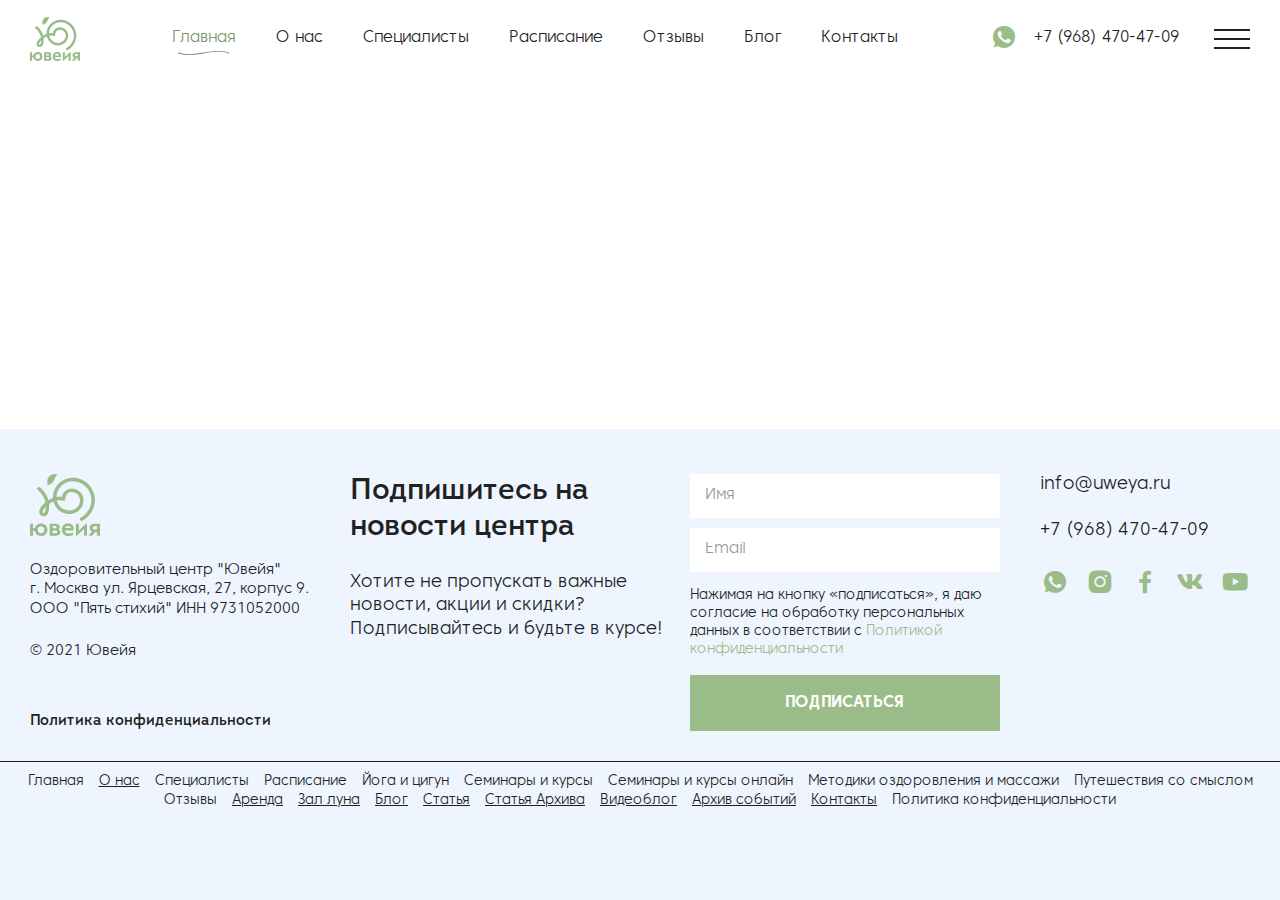
<file: index.html>
<!DOCTYPE html>
<html lang="ru">

<head>
  <title>Uweya</title>
  <meta charset="utf-8" />
  <meta name="viewport" content="width=device-width, initial-scale=1" />
  <meta name="format-detection" content="telephone=no">
  <link rel="icon" href="favicon.ico">
  <link rel="icon" href="icon.svg" type="image/svg+xml">
  <link rel="apple-touch-icon" href="apple-touch-icon.png">
  <link rel="manifest" href="manifest.webmanifest">
  <link rel="stylesheet" href="css/style.css" />
</head>
<body tabIndex="0">
<header class="header">
  <div class="container">
    <div class="header__body">
      <a href="#home" class="logo header__logo" aria-hidden="true" tabindex="-1">
        <img src="img/logo.svg" class="logo__image" alt="">
      </a>
      <nav class="menubar header__menu" aria-hidden="true">
        <ul class="menubar__list">
          <li class="menubar__item">
            <a href="#!" class="menubar__link text-link menubar__link--active" role="menuitem">Главная</a>
          </li>
          <li class="menubar__item">
            <a href="#!" class="menubar__link text-link" role="menuitem">О нас</a>
          </li>
          <li class="menubar__item">
            <a href="#!" class="menubar__link text-link" role="menuitem">Специалисты</a>
          </li>
          <li class="menubar__item">
            <a href="#!" class="menubar__link text-link" role="menuitem">Расписание</a>
          </li>
          <li class="menubar__item">
            <a href="#!" class="menubar__link text-link" role="menuitem">Отзывы</a>
          </li>
          <li class="menubar__item">
            <a href="#!" class="menubar__link text-link" role="menuitem">Блог</a>
          </li>
          <li class="menubar__item">
            <a href="#!" class="menubar__link text-link" role="menuitem">Контакты</a>
          </li>
        </ul>
      </nav>
      <a href="https://api.whatsapp.com/send?phone=79684704709" class="header__whatsapp">
        <span class="icon-whatsapp" aria-hidden="true"></span>
      </a>
      <a href="tel:+79684704709" class="text-link header__phone">+7 (968) 470-47-09</a>
      <button type="button" class="burger header__burger" id="burger_open" aria-label="menu" aria-controls="navigation">
        <span class="burger__inner"></span>
      </button>
      <div class="side-menu" id="navigation">
        <div class="side-menu__backdrop"></div>
        <div class="side-menu__wrapper">
          <button type="button" class="side-menu__close" id="burger_close" aria-label="close menu">
            <span class="icon-close" aria-hidden="true"></span>
          </button>
          <nav class="menu">
            <ul class="menu__list" role="menubar">
              <li class="menu__item" role="none">
                <a href="#!" class="menu__link text-link menu__link--active" role="menuitem">Главная</a>
              </li>
              <li class="menu__item" role="none">
                <a href="#!" class="menu__link text-link" role="menuitem">О нас</a>
              </li>
              <li class="menu__item" role="none">
                <a href="#!" class="menu__link text-link" role="menuitem">Специалисты</a>
              </li>
              <li class="menu__item" role="none">
                <a href="#!" class="menu__link text-link" role="menuitem">Расписание</a>
              </li>
              <li class="menu__item" role="none">
                <a href="#!" class="menu__link text-link" role="menuitem">Йога и цигун</a>
              </li>
              <li class="menu__item" role="none">
                <a href="#!" class="menu__link text-link" role="menuitem">Семинары и курсы</a>
              </li>
              <li class="menu__item" role="none">
                <a href="#!" class="menu__link text-link" role="menuitem">Семинары и курсы онлайн</a>
              </li>
              <li class="menu__item" role="none">
                <a href="#!" class="menu__link text-link" role="menuitem">Методики оздоровления и массажи</a>
              </li>
              <li class="menu__item" role="none">
                <a href="#!" class="menu__link text-link" role="menuitem">Путешествия со смыслом</a>
              </li>
              <li class="menu__item" role="none">
                <a href="#!" class="menu__link text-link" role="menuitem">Отзывы</a>
              </li>
              <li class="menu__item" role="none">
                <a href="#!" class="menu__link text-link" role="menuitem">Аренда</a>
              </li>
              <li class="menu__item" role="none">
                <a href="#!" class="menu__link text-link" role="menuitem">Блог</a>
              </li>
              <li class="menu__item" role="none">
                <a href="#!" class="menu__link text-link" role="menuitem">Видеоблог</a>
              </li>
              <li class="menu__item" role="none">
                <a href="#!" class="menu__link text-link" role="menuitem">Архив событий</a>
              </li>
              <li class="menu__item" role="none">
                <a href="#!" class="menu__link text-link" role="menuitem">Контакты</a>
              </li>
            </ul>
          </nav>
          <div class="contact">
            <a href="mailto:info@uweya.ru" class="text-link contact__link">info@uweya.ru</a>
            <br>
            <a href="tel:+79684704709" class="text-link contact__link">+7 (968) 470-47-09</a>
            <div class="social contact__social">
              <a href="https://www.instagram.com/uweya_health369/" class="social__link">
                <span class="icon-instagram" aria-hidden="true"></span>
              </a>
              <a href="https://www.facebook.com/centruweya" class="social__link">
                <span class="icon-facebook" aria-hidden="true"></span>
              </a>
              <a href="https://vk.com/centruweya" class="social__link">
                <span class="icon-vk" aria-hidden="true"></span>
              </a>
              <a href="https://www.youtube.com/channel/UCpa2U9KCMdd9GDHrgIxP_yQ/featured" class="social__link">
                <span class="icon-youtube" aria-hidden="true"></span>
              </a>
            </div>
          </div>
        </div>
      </div>
    </div>
  </div>
</header>  <main>
    <section class="hero">
      <div class="container">
        <div class="hero__body">
        </div>
      </div>
    </section>
  </main>
<footer class="footer">
  <div class="container">
    <div class="footer__body">
      <div class="details">
        <a href="#home" class="details__logo" aria-hidden="true" tabindex="-1">
          <img src="img/logo.svg" alt="">
        </a>
        <address class="details__address">
          Оздоровительный центр "Ювейя"<br>
          г. Москва ул. Ярцевская, 27, корпус 9.<br>
          ООО "Пять стихий" ИНН 9731052000
        </address>
        <small class="details__copyright">&copy; 2021 Ювейя</small>
        <a href="#policy" class="text-link details__policy">Политика конфиденциальности</a>
      </div>
      <div class="form">
        <div class="message">
          <h2 class="message__title">Подпишитесь на новости центра</h2>
          <p class="message__info">
            Хотите не пропускать важные новости, акции и скидки? Подписывайтесь и будьте в курсе!
          </p>
        </div>
        <form action="#!" class="subscribe">
          <ul class="subscribe__form" role="none">
            <li class="subscribe__input">
              <label for="subscribe_name" class="screen-reader">Имя</label>
              <input type="text" id="subscribe_name" name="subscribe_name" placeholder="Имя" required>
            </li>
            <li class="subscribe__input">
              <label for="subscribe_email" class="screen-reader">Email</label>
              <input type="email" id="subscribe_email" name="subscribe_email" placeholder="Email" required>
            </li>
          </ul>
          <p class="subscribe__policy">
            Нажимая на кнопку «подписаться», я даю согласие на обработку персональных данных в соответствии с
            <a href="#privacy-policy" class="text-link">Политикой конфиденциальности</a>
          </p>
          <button type="submit" class="btn btn--big btn--wide">Подписаться</button>
        </form>
      </div>
      <div class="contact">
        <a href="mailto:info@uweya.ru" class="text-link contact__link">info@uweya.ru</a>
        <br>
        <a href="tel:+79684704709" class="text-link contact__link">+7 (968) 470-47-09</a>
        <div class="social">
          <a href="https://api.whatsapp.com/send?phone=79684704709" class="social__link">
            <span class="icon-whatsapp" aria-hidden="true"></span>
          </a>
          <a href="https://www.instagram.com/uweya_health369/" class="social__link">
            <span class="icon-instagram" aria-hidden="true"></span>
          </a>
          <a href="https://www.facebook.com/centruweya" class="social__link">
            <span class="icon-facebook" aria-hidden="true"></span>
          </a>
          <a href="https://vk.com/centruweya" class="social__link">
            <span class="icon-vk" aria-hidden="true"></span>
          </a>
          <a href="https://www.youtube.com/channel/UCpa2U9KCMdd9GDHrgIxP_yQ/featured" class="social__link">
            <span class="icon-youtube" aria-hidden="true"></span>
          </a>
        </div>
      </div>
    </div>
  </div>
  <div class="temporal-navigation">
    <a href="https://sharaputo.github.io/uweya/">Главная</a>
    <a href="https://sharaputo.github.io/uweya/about.html" class="ready">О нас</a>
    <a href="https://sharaputo.github.io/uweya/experts.html">Специалисты</a>
    <a href="">Расписание</a>
    <a href="">Йога и цигун</a>
    <a href="">Семинары и курсы</a>
    <a href="">Семинары и курсы онлайн</a>
    <a href="">Методики оздоровления и массажи</a>
    <a href="">Путешествия со смыслом</a>
    <a href="">Отзывы</a>
    <a href="https://sharaputo.github.io/uweya/rent.html" class="ready">Аренда</a>
    <a href="https://sharaputo.github.io/uweya/moon-hall.html" class="ready">Зал луна</a>
    <a href="https://sharaputo.github.io/uweya/blog.html" class="ready">Блог</a>
    <a href="https://sharaputo.github.io/uweya/article.html" class="ready">Статья</a>
    <a href="https://sharaputo.github.io/uweya/article-archived.html" class="ready">Статья Архива</a>
    <a href="https://sharaputo.github.io/uweya/video-blog.html" class="ready">Видеоблог</a>
    <a href="https://sharaputo.github.io/uweya/archive.html" class="ready">Архив событий</a>
    <a href="https://sharaputo.github.io/uweya/contacts.html" class="ready">Контакты</a>
    <a href="">Политика конфиденциальности</a>
    <style>
      .temporal-navigation {
        text-align: center;
        padding-top: 10px;
        padding-bottom: 10px;
        border-top: 1px solid #212121;
        margin-top: 30px;
      }

      .temporal-navigation a {
        font-size: 14px;
        color: #212121;
        margin: 0 5px;
      }

      .temporal-navigation a:hover {
        color: #789369;
      }

      .ready {
        text-decoration: underline;
      }
    </style>
  </div>
</footer><script src="js/libs/bodyScrollLock.min.js"></script>
<script src="js/main.js"></script></body>

</html>
</file>
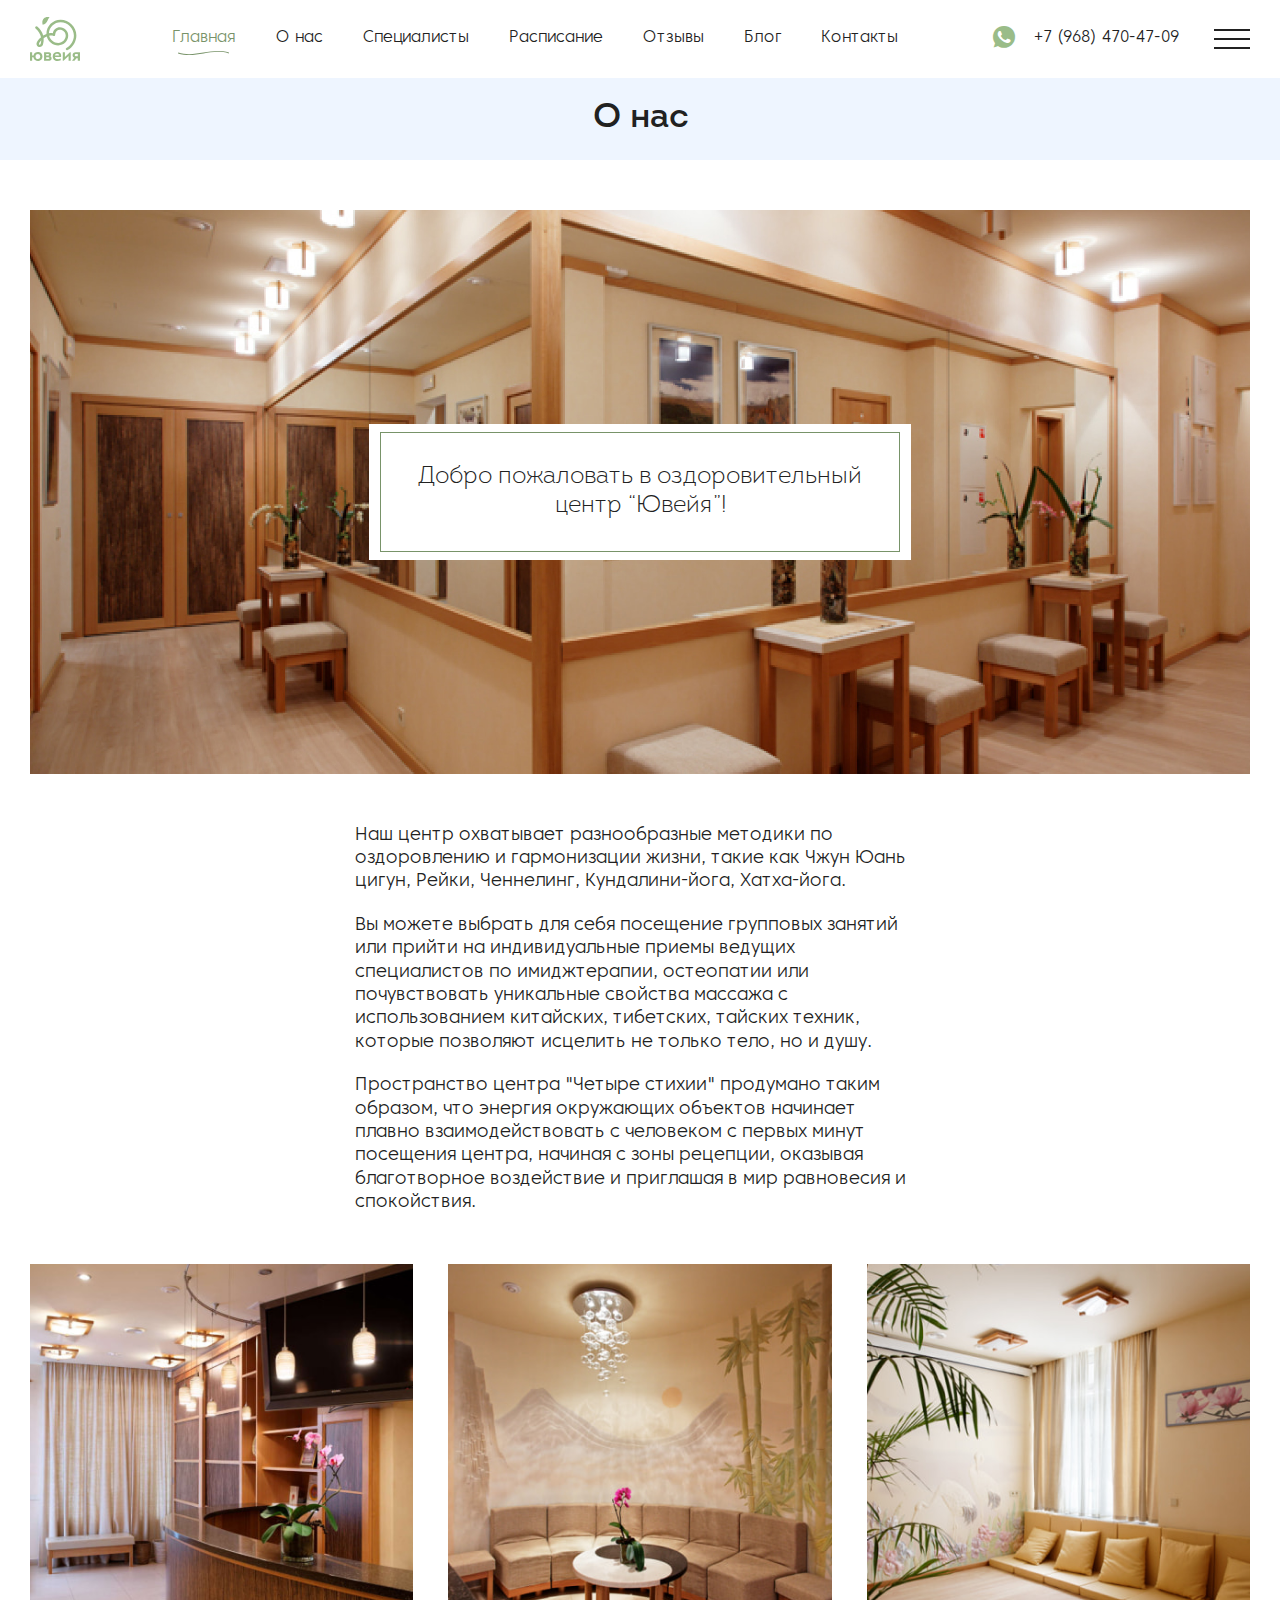
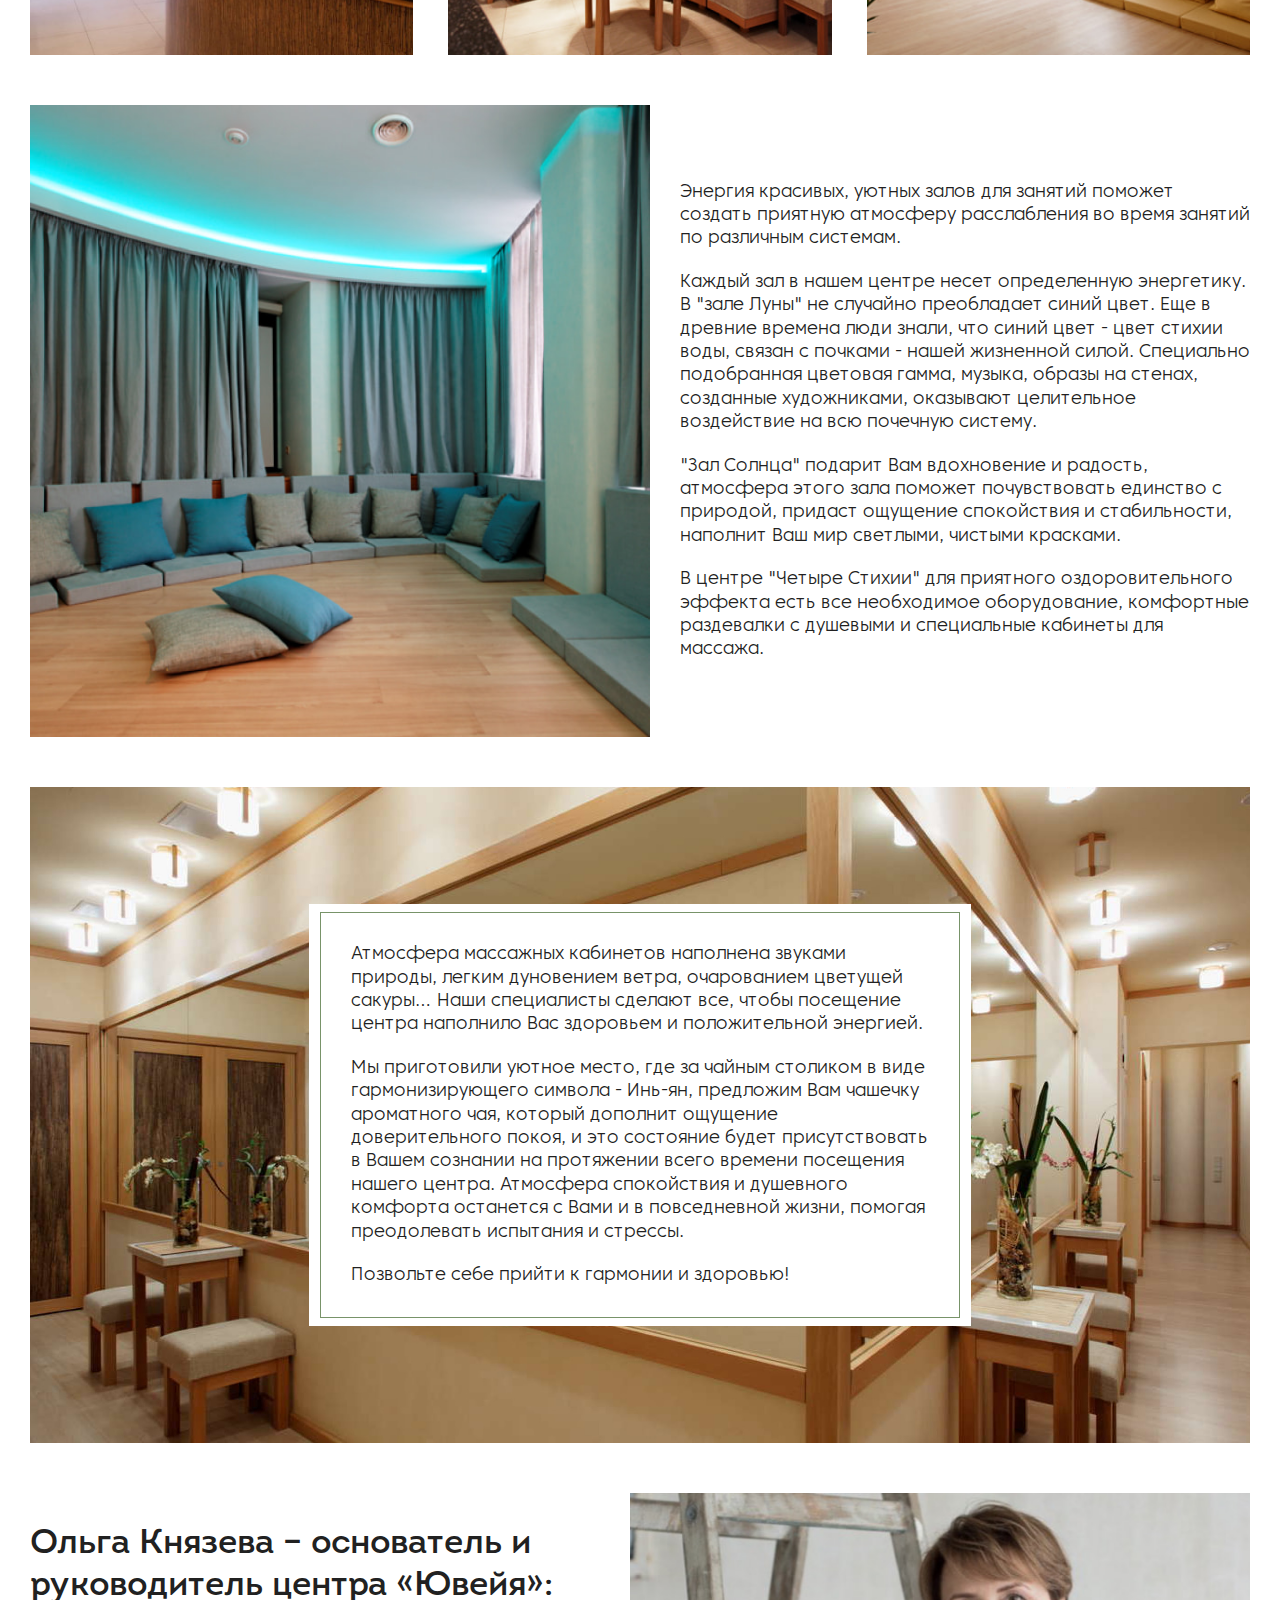
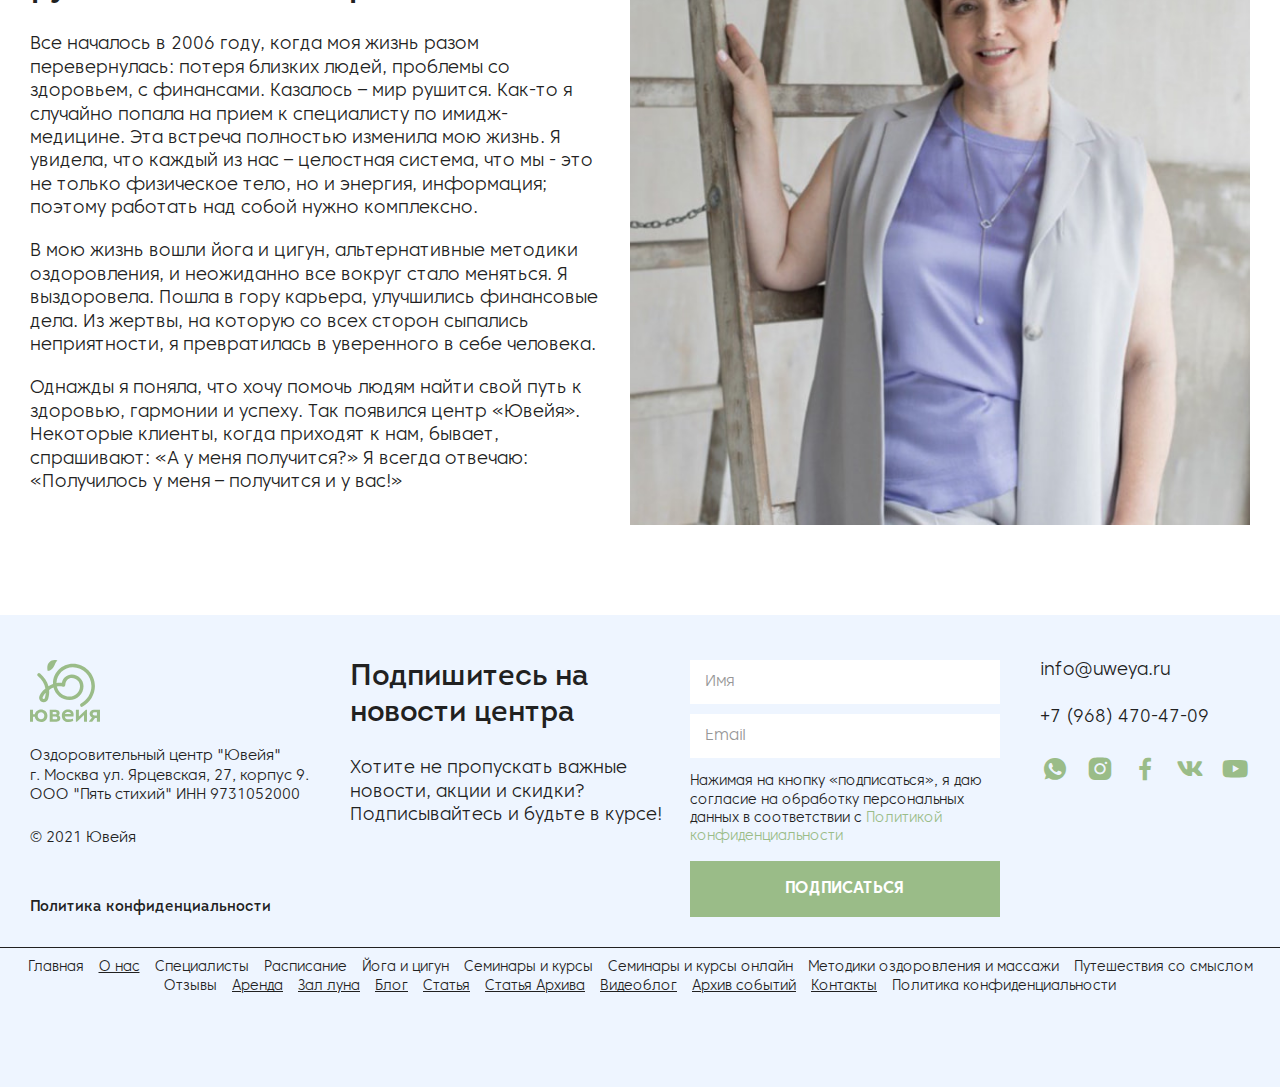
<file: about.html>
<!DOCTYPE html>
<html lang="ru">

<head>
  <title>Uweya</title>
  <meta charset="utf-8" />
  <meta name="viewport" content="width=device-width, initial-scale=1" />
  <meta name="format-detection" content="telephone=no">
  <link rel="icon" href="favicon.ico">
  <link rel="icon" href="icon.svg" type="image/svg+xml">
  <link rel="apple-touch-icon" href="apple-touch-icon.png">
  <link rel="manifest" href="manifest.webmanifest">
  <link rel="stylesheet" href="css/style.css" />
</head>
<body tabIndex="0">
<header class="header">
  <div class="container">
    <div class="header__body">
      <a href="#home" class="logo header__logo" aria-hidden="true" tabindex="-1">
        <img src="img/logo.svg" class="logo__image" alt="">
      </a>
      <nav class="menubar header__menu" aria-hidden="true">
        <ul class="menubar__list">
          <li class="menubar__item">
            <a href="#!" class="menubar__link text-link menubar__link--active" role="menuitem">Главная</a>
          </li>
          <li class="menubar__item">
            <a href="#!" class="menubar__link text-link" role="menuitem">О нас</a>
          </li>
          <li class="menubar__item">
            <a href="#!" class="menubar__link text-link" role="menuitem">Специалисты</a>
          </li>
          <li class="menubar__item">
            <a href="#!" class="menubar__link text-link" role="menuitem">Расписание</a>
          </li>
          <li class="menubar__item">
            <a href="#!" class="menubar__link text-link" role="menuitem">Отзывы</a>
          </li>
          <li class="menubar__item">
            <a href="#!" class="menubar__link text-link" role="menuitem">Блог</a>
          </li>
          <li class="menubar__item">
            <a href="#!" class="menubar__link text-link" role="menuitem">Контакты</a>
          </li>
        </ul>
      </nav>
      <a href="https://api.whatsapp.com/send?phone=79684704709" class="header__whatsapp">
        <span class="icon-whatsapp" aria-hidden="true"></span>
      </a>
      <a href="tel:+79684704709" class="text-link header__phone">+7 (968) 470-47-09</a>
      <button type="button" class="burger header__burger" id="burger_open" aria-label="menu" aria-controls="navigation">
        <span class="burger__inner"></span>
      </button>
      <div class="side-menu" id="navigation">
        <div class="side-menu__backdrop"></div>
        <div class="side-menu__wrapper">
          <button type="button" class="side-menu__close" id="burger_close" aria-label="close menu">
            <span class="icon-close" aria-hidden="true"></span>
          </button>
          <nav class="menu">
            <ul class="menu__list" role="menubar">
              <li class="menu__item" role="none">
                <a href="#!" class="menu__link text-link menu__link--active" role="menuitem">Главная</a>
              </li>
              <li class="menu__item" role="none">
                <a href="#!" class="menu__link text-link" role="menuitem">О нас</a>
              </li>
              <li class="menu__item" role="none">
                <a href="#!" class="menu__link text-link" role="menuitem">Специалисты</a>
              </li>
              <li class="menu__item" role="none">
                <a href="#!" class="menu__link text-link" role="menuitem">Расписание</a>
              </li>
              <li class="menu__item" role="none">
                <a href="#!" class="menu__link text-link" role="menuitem">Йога и цигун</a>
              </li>
              <li class="menu__item" role="none">
                <a href="#!" class="menu__link text-link" role="menuitem">Семинары и курсы</a>
              </li>
              <li class="menu__item" role="none">
                <a href="#!" class="menu__link text-link" role="menuitem">Семинары и курсы онлайн</a>
              </li>
              <li class="menu__item" role="none">
                <a href="#!" class="menu__link text-link" role="menuitem">Методики оздоровления и массажи</a>
              </li>
              <li class="menu__item" role="none">
                <a href="#!" class="menu__link text-link" role="menuitem">Путешествия со смыслом</a>
              </li>
              <li class="menu__item" role="none">
                <a href="#!" class="menu__link text-link" role="menuitem">Отзывы</a>
              </li>
              <li class="menu__item" role="none">
                <a href="#!" class="menu__link text-link" role="menuitem">Аренда</a>
              </li>
              <li class="menu__item" role="none">
                <a href="#!" class="menu__link text-link" role="menuitem">Блог</a>
              </li>
              <li class="menu__item" role="none">
                <a href="#!" class="menu__link text-link" role="menuitem">Видеоблог</a>
              </li>
              <li class="menu__item" role="none">
                <a href="#!" class="menu__link text-link" role="menuitem">Архив событий</a>
              </li>
              <li class="menu__item" role="none">
                <a href="#!" class="menu__link text-link" role="menuitem">Контакты</a>
              </li>
            </ul>
          </nav>
          <div class="contact">
            <a href="mailto:info@uweya.ru" class="text-link contact__link">info@uweya.ru</a>
            <br>
            <a href="tel:+79684704709" class="text-link contact__link">+7 (968) 470-47-09</a>
            <div class="social contact__social">
              <a href="https://www.instagram.com/uweya_health369/" class="social__link">
                <span class="icon-instagram" aria-hidden="true"></span>
              </a>
              <a href="https://www.facebook.com/centruweya" class="social__link">
                <span class="icon-facebook" aria-hidden="true"></span>
              </a>
              <a href="https://vk.com/centruweya" class="social__link">
                <span class="icon-vk" aria-hidden="true"></span>
              </a>
              <a href="https://www.youtube.com/channel/UCpa2U9KCMdd9GDHrgIxP_yQ/featured" class="social__link">
                <span class="icon-youtube" aria-hidden="true"></span>
              </a>
            </div>
          </div>
        </div>
      </div>
    </div>
  </div>
</header>  <main>
    <section class="about">
      <h1 class="page-title about__title">О нас</h1>
      <div class="container">
        <div class="text-banner about__hero">
          <div class="text-banner__content">
            <div class="text-banner__info text-banner__info--w520">
              <p class="text-banner__text text-banner__text--big">
                Добро пожаловать в оздоровительный центр “Ювейя”!
              </p>
            </div>
          </div>
        </div>
        <p class="about__desc">
          Наш центр охватывает разнообразные методики по оздоровлению и гармонизации жизни, такие как Чжун Юань цигун,
          Рейки,
          Ченнелинг, Кундалини-йога, Хатха-йога.
        </p>
        <p class="about__desc">
          Вы можете выбрать для себя посещение групповых занятий или прийти на индивидуальные приемы ведущих
          специалистов по
          имиджтерапии, остеопатии или почувствовать уникальные свойства массажа с использованием китайских, тибетских,
          тайских
          техник, которые позволяют исцелить не только тело, но и душу.
        </p>
        <p class="about__desc">
          Пространство центра "Четыре стихии" продумано таким образом, что энергия окружающих объектов начинает плавно
          взаимодействовать с человеком с первых минут посещения центра, начиная с зоны рецепции, оказывая благотворное
          воздействие и приглашая в мир равновесия и спокойствия.
        </p>
        <ul class="about__interior">
          <li>
            <img src="img/about/interior-01-1x.jpg" srcset="img/about/interior-01-1x.jpg 2x" alt="" class="fluid-img"
              loading="lazy" draggable="false">
          </li>
          <li>
            <img src="img/about/interior-02-1x.jpg" srcset="img/about/interior-02-1x.jpg 2x" alt="" class="fluid-img"
              loading="lazy" draggable="false">
          </li>
          <li>
            <img src="img/about/interior-03-1x.jpg" srcset="img/about/interior-03-1x.jpg 2x" alt="" class="fluid-img"
              loading="lazy" draggable="false">
          </li>
        </ul>
        <div class="about__hall">
          <div class="image">
            <img src="img/about/hall-1x.jpg" srcset="img/about/hall-2x.jpg 2x" alt="" class="fluid-img" loading="lazy"
              draggable="false">
          </div>
          <div class="info">
            <p class="text">
              Энергия красивых, уютных залов для занятий поможет создать приятную атмосферу расслабления во время
              занятий по различным
              системам.
            </p>
            <p class="text">
              Каждый зал в нашем центре несет определенную энергетику. В "зале Луны" не случайно преобладает синий цвет.
              Еще в древние
              времена люди знали, что синий цвет - цвет стихии воды, связан с почками - нашей жизненной силой.
              Специально подобранная
              цветовая гамма, музыка, образы на стенах, созданные художниками, оказывают целительное воздействие на всю
              почечную
              систему.
            </p>
            <p class="text">
              "Зал Солнца" подарит Вам вдохновение и радость, атмосфера этого зала поможет почувствовать единство с
              природой, придаст
              ощущение спокойствия и стабильности, наполнит Ваш мир светлыми, чистыми красками.
            </p>
            <p class="text">
              В центре "Четыре Стихии" для приятного оздоровительного эффекта есть все необходимое оборудование,
              комфортные раздевалки
              с душевыми и специальные кабинеты для массажа.
            </p>
          </div>
        </div>
        <div class="text-banner about__banner">
          <div class="text-banner__content">
            <div class="text-banner__info text-banner__info--w640">
              <p class="text-banner__text">
                Атмосфера массажных кабинетов наполнена звуками природы, легким дуновением ветра, очарованием цветущей
                сакуры… Наши
                специалисты сделают все, чтобы посещение центра наполнило Вас здоровьем и положительной энергией.
              </p>
              <p class="text-banner__text">
                Мы приготовили уютное место, где за чайным столиком в виде гармонизирующего символа - Инь-ян, предложим
                Вам чашечку
                ароматного чая, который дополнит ощущение доверительного покоя, и это состояние будет присутствовать в
                Вашем сознании на
                протяжении всего времени посещения нашего центра. Атмосфера спокойствия и душевного комфорта останется с
                Вами и в
                повседневной жизни, помогая преодолевать испытания и стрессы.
              </p>
              <p class="text-banner__text">Позвольте себе прийти к гармонии и здоровью!</p>
            </div>
          </div>
        </div>
        <div class="about__founder">
          <div class="info">
            <h2 class="subtitle">Ольга Князева – основатель и руководитель центра «Ювейя»:</h2>
            <p class="text">
              Все началось в 2006 году, когда моя жизнь разом перевернулась: потеря близких людей, проблемы со
              здоровьем, с финансами.
              Казалось – мир рушится. Как-то я случайно попала на прием к специалисту по имидж-медицине. Эта встреча
              полностью
              изменила мою жизнь. Я увидела, что каждый из нас – целостная система, что мы - это не только физическое
              тело, но и
              энергия, информация; поэтому работать над собой нужно комплексно.
            </p>
            <p class="text">
              В мою жизнь вошли йога и цигун, альтернативные методики оздоровления, и неожиданно все вокруг стало
              меняться. Я
              выздоровела. Пошла в гору карьера, улучшились финансовые дела. Из жертвы, на которую со всех сторон
              сыпались
              неприятности, я превратилась в уверенного в себе человека.
            </p>
            <p class="text">
              Однажды я поняла, что хочу помочь людям найти свой путь к здоровью, гармонии и успеху. Так появился центр
              «Ювейя».
              Некоторые клиенты, когда приходят к нам, бывает, спрашивают: «А у меня получится?» Я всегда отвечаю:
              «Получилось у меня
              – получится и у вас!»
            </p>
          </div>
          <div class="image">
            <img src="img/about/founder-1x.jpg" srcset="img/about/founder-2x.jpg 2x" alt="" class="fluid-img"
              loading="lazy" draggable="false">
          </div>
        </div>
      </div>
    </section>
  </main>
<footer class="footer">
  <div class="container">
    <div class="footer__body">
      <div class="details">
        <a href="#home" class="details__logo" aria-hidden="true" tabindex="-1">
          <img src="img/logo.svg" alt="">
        </a>
        <address class="details__address">
          Оздоровительный центр "Ювейя"<br>
          г. Москва ул. Ярцевская, 27, корпус 9.<br>
          ООО "Пять стихий" ИНН 9731052000
        </address>
        <small class="details__copyright">&copy; 2021 Ювейя</small>
        <a href="#policy" class="text-link details__policy">Политика конфиденциальности</a>
      </div>
      <div class="form">
        <div class="message">
          <h2 class="message__title">Подпишитесь на новости центра</h2>
          <p class="message__info">
            Хотите не пропускать важные новости, акции и скидки? Подписывайтесь и будьте в курсе!
          </p>
        </div>
        <form action="#!" class="subscribe">
          <ul class="subscribe__form" role="none">
            <li class="subscribe__input">
              <label for="subscribe_name" class="screen-reader">Имя</label>
              <input type="text" id="subscribe_name" name="subscribe_name" placeholder="Имя" required>
            </li>
            <li class="subscribe__input">
              <label for="subscribe_email" class="screen-reader">Email</label>
              <input type="email" id="subscribe_email" name="subscribe_email" placeholder="Email" required>
            </li>
          </ul>
          <p class="subscribe__policy">
            Нажимая на кнопку «подписаться», я даю согласие на обработку персональных данных в соответствии с
            <a href="#privacy-policy" class="text-link">Политикой конфиденциальности</a>
          </p>
          <button type="submit" class="btn btn--big btn--wide">Подписаться</button>
        </form>
      </div>
      <div class="contact">
        <a href="mailto:info@uweya.ru" class="text-link contact__link">info@uweya.ru</a>
        <br>
        <a href="tel:+79684704709" class="text-link contact__link">+7 (968) 470-47-09</a>
        <div class="social">
          <a href="https://api.whatsapp.com/send?phone=79684704709" class="social__link">
            <span class="icon-whatsapp" aria-hidden="true"></span>
          </a>
          <a href="https://www.instagram.com/uweya_health369/" class="social__link">
            <span class="icon-instagram" aria-hidden="true"></span>
          </a>
          <a href="https://www.facebook.com/centruweya" class="social__link">
            <span class="icon-facebook" aria-hidden="true"></span>
          </a>
          <a href="https://vk.com/centruweya" class="social__link">
            <span class="icon-vk" aria-hidden="true"></span>
          </a>
          <a href="https://www.youtube.com/channel/UCpa2U9KCMdd9GDHrgIxP_yQ/featured" class="social__link">
            <span class="icon-youtube" aria-hidden="true"></span>
          </a>
        </div>
      </div>
    </div>
  </div>
  <div class="temporal-navigation">
    <a href="https://sharaputo.github.io/uweya/">Главная</a>
    <a href="https://sharaputo.github.io/uweya/about.html" class="ready">О нас</a>
    <a href="https://sharaputo.github.io/uweya/experts.html">Специалисты</a>
    <a href="">Расписание</a>
    <a href="">Йога и цигун</a>
    <a href="">Семинары и курсы</a>
    <a href="">Семинары и курсы онлайн</a>
    <a href="">Методики оздоровления и массажи</a>
    <a href="">Путешествия со смыслом</a>
    <a href="">Отзывы</a>
    <a href="https://sharaputo.github.io/uweya/rent.html" class="ready">Аренда</a>
    <a href="https://sharaputo.github.io/uweya/moon-hall.html" class="ready">Зал луна</a>
    <a href="https://sharaputo.github.io/uweya/blog.html" class="ready">Блог</a>
    <a href="https://sharaputo.github.io/uweya/article.html" class="ready">Статья</a>
    <a href="https://sharaputo.github.io/uweya/article-archived.html" class="ready">Статья Архива</a>
    <a href="https://sharaputo.github.io/uweya/video-blog.html" class="ready">Видеоблог</a>
    <a href="https://sharaputo.github.io/uweya/archive.html" class="ready">Архив событий</a>
    <a href="https://sharaputo.github.io/uweya/contacts.html" class="ready">Контакты</a>
    <a href="">Политика конфиденциальности</a>
    <style>
      .temporal-navigation {
        text-align: center;
        padding-top: 10px;
        padding-bottom: 10px;
        border-top: 1px solid #212121;
        margin-top: 30px;
      }

      .temporal-navigation a {
        font-size: 14px;
        color: #212121;
        margin: 0 5px;
      }

      .temporal-navigation a:hover {
        color: #789369;
      }

      .ready {
        text-decoration: underline;
      }
    </style>
  </div>
</footer><script src="js/libs/bodyScrollLock.min.js"></script>
<script src="js/main.js"></script></body>

</html>
</file>
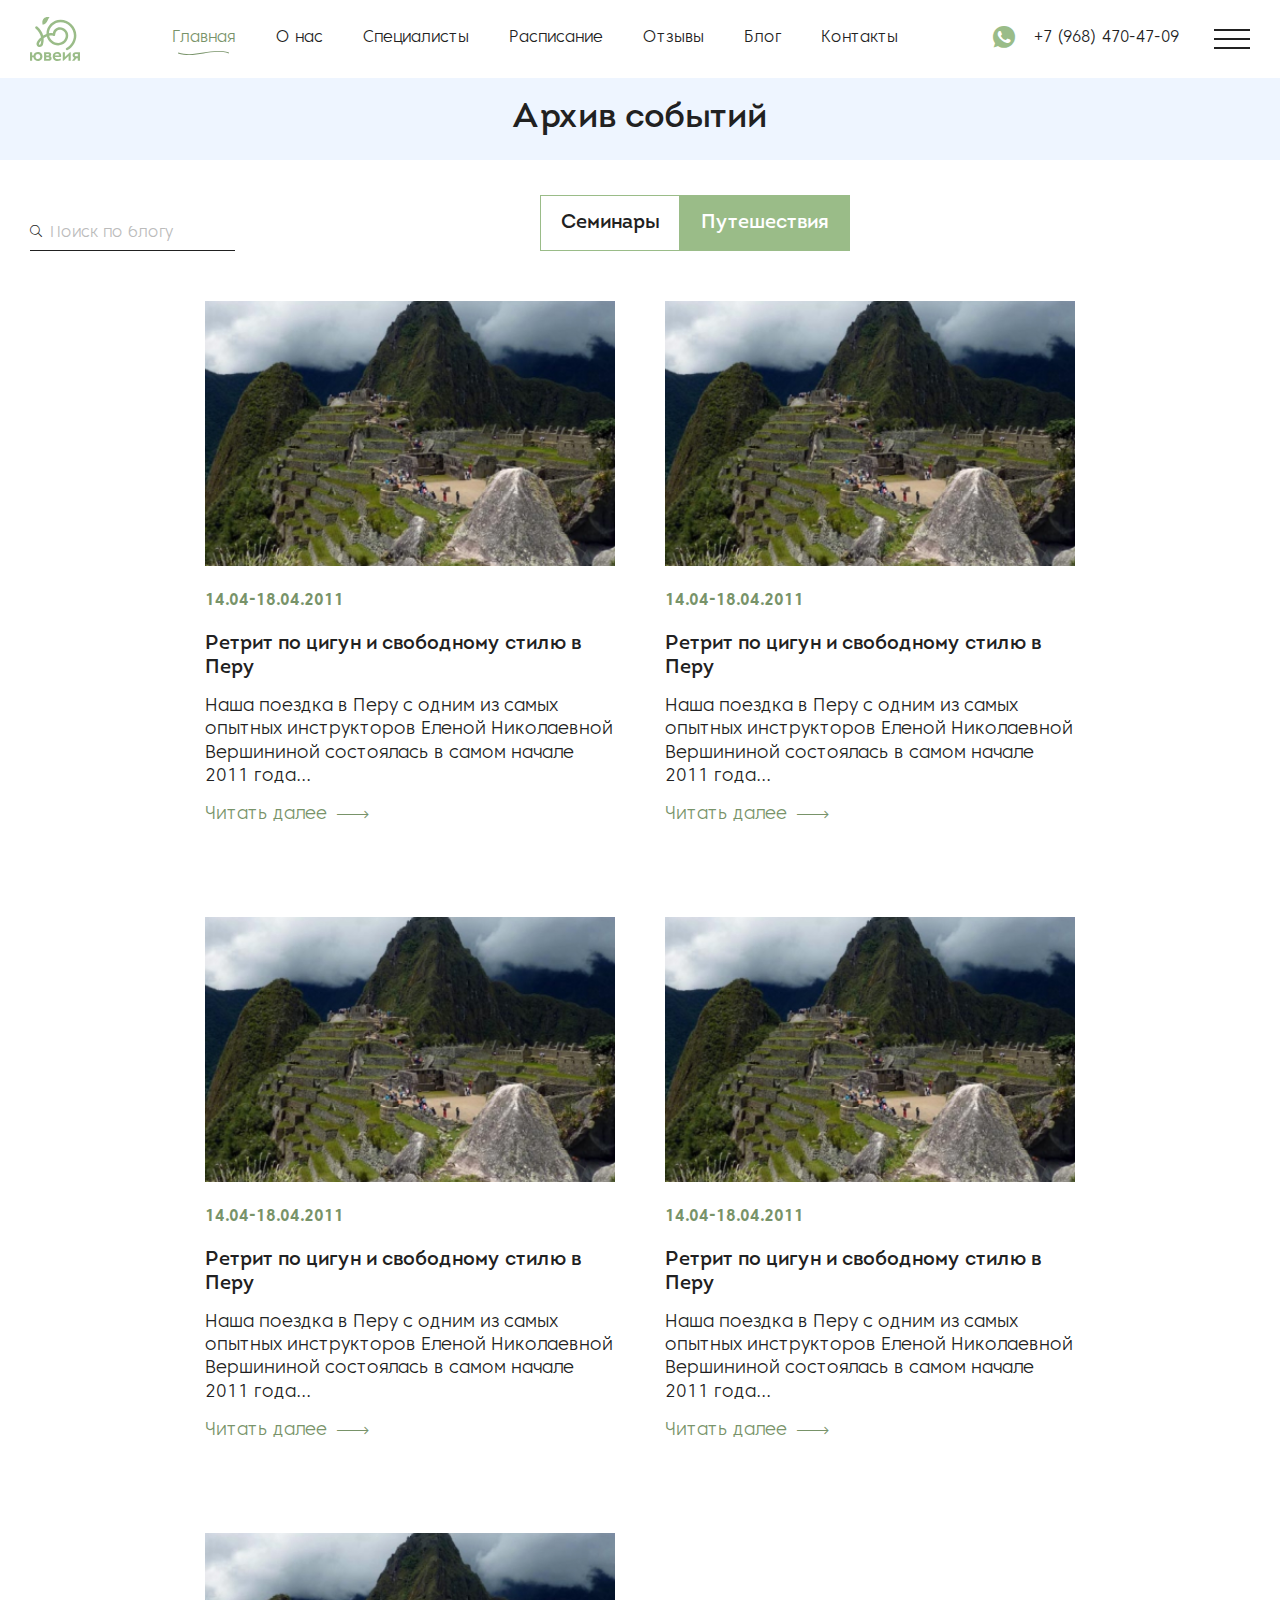
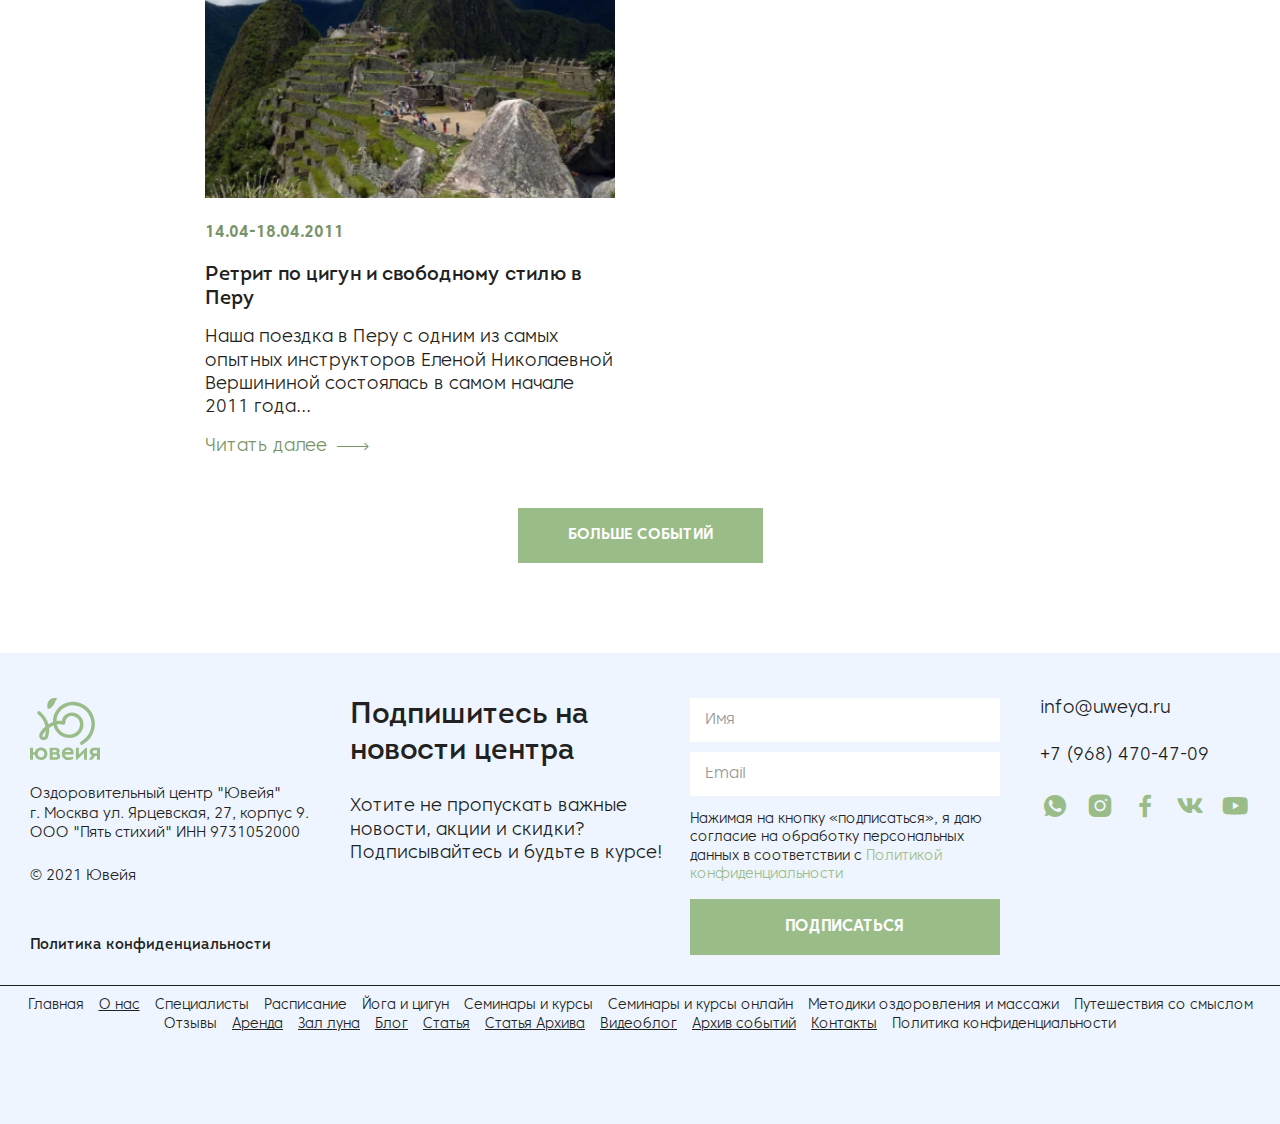
<file: archive.html>
<!DOCTYPE html>
<html lang="ru">

<head>
  <title>Uweya</title>
  <meta charset="utf-8" />
  <meta name="viewport" content="width=device-width, initial-scale=1" />
  <meta name="format-detection" content="telephone=no">
  <link rel="icon" href="favicon.ico">
  <link rel="icon" href="icon.svg" type="image/svg+xml">
  <link rel="apple-touch-icon" href="apple-touch-icon.png">
  <link rel="manifest" href="manifest.webmanifest">
  <link rel="stylesheet" href="css/style.css" />
</head>
<body tabIndex="0">
<header class="header">
  <div class="container">
    <div class="header__body">
      <a href="#home" class="logo header__logo" aria-hidden="true" tabindex="-1">
        <img src="img/logo.svg" class="logo__image" alt="">
      </a>
      <nav class="menubar header__menu" aria-hidden="true">
        <ul class="menubar__list">
          <li class="menubar__item">
            <a href="#!" class="menubar__link text-link menubar__link--active" role="menuitem">Главная</a>
          </li>
          <li class="menubar__item">
            <a href="#!" class="menubar__link text-link" role="menuitem">О нас</a>
          </li>
          <li class="menubar__item">
            <a href="#!" class="menubar__link text-link" role="menuitem">Специалисты</a>
          </li>
          <li class="menubar__item">
            <a href="#!" class="menubar__link text-link" role="menuitem">Расписание</a>
          </li>
          <li class="menubar__item">
            <a href="#!" class="menubar__link text-link" role="menuitem">Отзывы</a>
          </li>
          <li class="menubar__item">
            <a href="#!" class="menubar__link text-link" role="menuitem">Блог</a>
          </li>
          <li class="menubar__item">
            <a href="#!" class="menubar__link text-link" role="menuitem">Контакты</a>
          </li>
        </ul>
      </nav>
      <a href="https://api.whatsapp.com/send?phone=79684704709" class="header__whatsapp">
        <span class="icon-whatsapp" aria-hidden="true"></span>
      </a>
      <a href="tel:+79684704709" class="text-link header__phone">+7 (968) 470-47-09</a>
      <button type="button" class="burger header__burger" id="burger_open" aria-label="menu" aria-controls="navigation">
        <span class="burger__inner"></span>
      </button>
      <div class="side-menu" id="navigation">
        <div class="side-menu__backdrop"></div>
        <div class="side-menu__wrapper">
          <button type="button" class="side-menu__close" id="burger_close" aria-label="close menu">
            <span class="icon-close" aria-hidden="true"></span>
          </button>
          <nav class="menu">
            <ul class="menu__list" role="menubar">
              <li class="menu__item" role="none">
                <a href="#!" class="menu__link text-link menu__link--active" role="menuitem">Главная</a>
              </li>
              <li class="menu__item" role="none">
                <a href="#!" class="menu__link text-link" role="menuitem">О нас</a>
              </li>
              <li class="menu__item" role="none">
                <a href="#!" class="menu__link text-link" role="menuitem">Специалисты</a>
              </li>
              <li class="menu__item" role="none">
                <a href="#!" class="menu__link text-link" role="menuitem">Расписание</a>
              </li>
              <li class="menu__item" role="none">
                <a href="#!" class="menu__link text-link" role="menuitem">Йога и цигун</a>
              </li>
              <li class="menu__item" role="none">
                <a href="#!" class="menu__link text-link" role="menuitem">Семинары и курсы</a>
              </li>
              <li class="menu__item" role="none">
                <a href="#!" class="menu__link text-link" role="menuitem">Семинары и курсы онлайн</a>
              </li>
              <li class="menu__item" role="none">
                <a href="#!" class="menu__link text-link" role="menuitem">Методики оздоровления и массажи</a>
              </li>
              <li class="menu__item" role="none">
                <a href="#!" class="menu__link text-link" role="menuitem">Путешествия со смыслом</a>
              </li>
              <li class="menu__item" role="none">
                <a href="#!" class="menu__link text-link" role="menuitem">Отзывы</a>
              </li>
              <li class="menu__item" role="none">
                <a href="#!" class="menu__link text-link" role="menuitem">Аренда</a>
              </li>
              <li class="menu__item" role="none">
                <a href="#!" class="menu__link text-link" role="menuitem">Блог</a>
              </li>
              <li class="menu__item" role="none">
                <a href="#!" class="menu__link text-link" role="menuitem">Видеоблог</a>
              </li>
              <li class="menu__item" role="none">
                <a href="#!" class="menu__link text-link" role="menuitem">Архив событий</a>
              </li>
              <li class="menu__item" role="none">
                <a href="#!" class="menu__link text-link" role="menuitem">Контакты</a>
              </li>
            </ul>
          </nav>
          <div class="contact">
            <a href="mailto:info@uweya.ru" class="text-link contact__link">info@uweya.ru</a>
            <br>
            <a href="tel:+79684704709" class="text-link contact__link">+7 (968) 470-47-09</a>
            <div class="social contact__social">
              <a href="https://www.instagram.com/uweya_health369/" class="social__link">
                <span class="icon-instagram" aria-hidden="true"></span>
              </a>
              <a href="https://www.facebook.com/centruweya" class="social__link">
                <span class="icon-facebook" aria-hidden="true"></span>
              </a>
              <a href="https://vk.com/centruweya" class="social__link">
                <span class="icon-vk" aria-hidden="true"></span>
              </a>
              <a href="https://www.youtube.com/channel/UCpa2U9KCMdd9GDHrgIxP_yQ/featured" class="social__link">
                <span class="icon-youtube" aria-hidden="true"></span>
              </a>
            </div>
          </div>
        </div>
      </div>
    </div>
  </div>
</header>  <main>
    <section class="blog archive">
      <h1 class="page-title blog__title">Архив событий</h1>
      <div class="container">
        <div class="archive__header">
          <form action="#" class="archive__search search-form" role="search">
            <input type="search" name="s" placeholder="Поиск по блогу" class="search-form__input">
            <button type="submit" class="search-form__submit" aria-label="search">
              <span class="icon-search" aria-hidden="true"></span>
            </button>
          </form>
          <ul class="tags archive__tags" role="none">
            <li class="tags__item">
              <a href="#!" class="tags__link">Семинары</a>
            </li>
            <li class="tags__item">
              <a href="#!" class="tags__link active">Путешествия</a>
            </li>
          </ul>
        </div>
        <div class="blog__cards">
          <article class="blog-entry">
            <a href="#yoga&massage" class="blog-entry__image ibg" aria-hidden="true">
              <img src="img/blog-entry-archive.jpg" alt="" loading="lazy">
            </a>
            <div class="blog-entry__date">14.04-18.04.2011</div>
            <h2 class="blog-entry__title">Ретрит по цигун и свободному стилю в Перу</h2>
            <p class="main-text blog-entry__text">
              Наша поездка в Перу с одним из самых опытных инструкторов Еленой Николаевной Вершининой состоялась в самом
              начале 2011
              года...
            </p>
            <a href="#yoga&massage" class="blog-entry__link">
              <span class="label">Читать далее</span>
              <span class="icon-arrow" aria-hidden="true"></span>
            </a>
          </article>
          <article class="blog-entry">
            <a href="#yoga&massage" class="blog-entry__image ibg" aria-hidden="true">
              <img src="img/blog-entry-archive.jpg" alt="" loading="lazy">
            </a>
            <div class="blog-entry__date">14.04-18.04.2011</div>
            <h2 class="blog-entry__title">Ретрит по цигун и свободному стилю в Перу</h2>
            <p class="main-text blog-entry__text">
              Наша поездка в Перу с одним из самых опытных инструкторов Еленой Николаевной Вершининой состоялась в самом
              начале 2011
              года...
            </p>
            <a href="#yoga&massage" class="blog-entry__link">
              <span class="label">Читать далее</span>
              <span class="icon-arrow" aria-hidden="true"></span>
            </a>
          </article>
          <article class="blog-entry">
            <a href="#yoga&massage" class="blog-entry__image ibg" aria-hidden="true">
              <img src="img/blog-entry-archive.jpg" alt="" loading="lazy">
            </a>
            <div class="blog-entry__date">14.04-18.04.2011</div>
            <h2 class="blog-entry__title">Ретрит по цигун и свободному стилю в Перу</h2>
            <p class="main-text blog-entry__text">
              Наша поездка в Перу с одним из самых опытных инструкторов Еленой Николаевной Вершининой состоялась в самом
              начале 2011
              года...
            </p>
            <a href="#yoga&massage" class="blog-entry__link">
              <span class="label">Читать далее</span>
              <span class="icon-arrow" aria-hidden="true"></span>
            </a>
          </article>
          <article class="blog-entry">
            <a href="#yoga&massage" class="blog-entry__image ibg" aria-hidden="true">
              <img src="img/blog-entry-archive.jpg" alt="" loading="lazy">
            </a>
            <div class="blog-entry__date">14.04-18.04.2011</div>
            <h2 class="blog-entry__title">Ретрит по цигун и свободному стилю в Перу</h2>
            <p class="main-text blog-entry__text">
              Наша поездка в Перу с одним из самых опытных инструкторов Еленой Николаевной Вершининой состоялась в самом
              начале 2011
              года...
            </p>
            <a href="#yoga&massage" class="blog-entry__link">
              <span class="label">Читать далее</span>
              <span class="icon-arrow" aria-hidden="true"></span>
            </a>
          </article>
          <article class="blog-entry">
            <a href="#yoga&massage" class="blog-entry__image ibg" aria-hidden="true">
              <img src="img/blog-entry-archive.jpg" alt="" loading="lazy">
            </a>
            <div class="blog-entry__date">14.04-18.04.2011</div>
            <h2 class="blog-entry__title">Ретрит по цигун и свободному стилю в Перу</h2>
            <p class="main-text blog-entry__text">
              Наша поездка в Перу с одним из самых опытных инструкторов Еленой Николаевной Вершининой состоялась в самом
              начале 2011
              года...
            </p>
            <a href="#yoga&massage" class="blog-entry__link">
              <span class="label">Читать далее</span>
              <span class="icon-arrow" aria-hidden="true"></span>
            </a>
          </article>
        </div>
        <div class="blog__more">
          <button type="button" class="btn ">Больше событий</button>
        </div>
      </div>
    </section>
  </main>
<footer class="footer">
  <div class="container">
    <div class="footer__body">
      <div class="details">
        <a href="#home" class="details__logo" aria-hidden="true" tabindex="-1">
          <img src="img/logo.svg" alt="">
        </a>
        <address class="details__address">
          Оздоровительный центр "Ювейя"<br>
          г. Москва ул. Ярцевская, 27, корпус 9.<br>
          ООО "Пять стихий" ИНН 9731052000
        </address>
        <small class="details__copyright">&copy; 2021 Ювейя</small>
        <a href="#policy" class="text-link details__policy">Политика конфиденциальности</a>
      </div>
      <div class="form">
        <div class="message">
          <h2 class="message__title">Подпишитесь на новости центра</h2>
          <p class="message__info">
            Хотите не пропускать важные новости, акции и скидки? Подписывайтесь и будьте в курсе!
          </p>
        </div>
        <form action="#!" class="subscribe">
          <ul class="subscribe__form" role="none">
            <li class="subscribe__input">
              <label for="subscribe_name" class="screen-reader">Имя</label>
              <input type="text" id="subscribe_name" name="subscribe_name" placeholder="Имя" required>
            </li>
            <li class="subscribe__input">
              <label for="subscribe_email" class="screen-reader">Email</label>
              <input type="email" id="subscribe_email" name="subscribe_email" placeholder="Email" required>
            </li>
          </ul>
          <p class="subscribe__policy">
            Нажимая на кнопку «подписаться», я даю согласие на обработку персональных данных в соответствии с
            <a href="#privacy-policy" class="text-link">Политикой конфиденциальности</a>
          </p>
          <button type="submit" class="btn btn--big btn--wide">Подписаться</button>
        </form>
      </div>
      <div class="contact">
        <a href="mailto:info@uweya.ru" class="text-link contact__link">info@uweya.ru</a>
        <br>
        <a href="tel:+79684704709" class="text-link contact__link">+7 (968) 470-47-09</a>
        <div class="social">
          <a href="https://api.whatsapp.com/send?phone=79684704709" class="social__link">
            <span class="icon-whatsapp" aria-hidden="true"></span>
          </a>
          <a href="https://www.instagram.com/uweya_health369/" class="social__link">
            <span class="icon-instagram" aria-hidden="true"></span>
          </a>
          <a href="https://www.facebook.com/centruweya" class="social__link">
            <span class="icon-facebook" aria-hidden="true"></span>
          </a>
          <a href="https://vk.com/centruweya" class="social__link">
            <span class="icon-vk" aria-hidden="true"></span>
          </a>
          <a href="https://www.youtube.com/channel/UCpa2U9KCMdd9GDHrgIxP_yQ/featured" class="social__link">
            <span class="icon-youtube" aria-hidden="true"></span>
          </a>
        </div>
      </div>
    </div>
  </div>
  <div class="temporal-navigation">
    <a href="https://sharaputo.github.io/uweya/">Главная</a>
    <a href="https://sharaputo.github.io/uweya/about.html" class="ready">О нас</a>
    <a href="https://sharaputo.github.io/uweya/experts.html">Специалисты</a>
    <a href="">Расписание</a>
    <a href="">Йога и цигун</a>
    <a href="">Семинары и курсы</a>
    <a href="">Семинары и курсы онлайн</a>
    <a href="">Методики оздоровления и массажи</a>
    <a href="">Путешествия со смыслом</a>
    <a href="">Отзывы</a>
    <a href="https://sharaputo.github.io/uweya/rent.html" class="ready">Аренда</a>
    <a href="https://sharaputo.github.io/uweya/moon-hall.html" class="ready">Зал луна</a>
    <a href="https://sharaputo.github.io/uweya/blog.html" class="ready">Блог</a>
    <a href="https://sharaputo.github.io/uweya/article.html" class="ready">Статья</a>
    <a href="https://sharaputo.github.io/uweya/article-archived.html" class="ready">Статья Архива</a>
    <a href="https://sharaputo.github.io/uweya/video-blog.html" class="ready">Видеоблог</a>
    <a href="https://sharaputo.github.io/uweya/archive.html" class="ready">Архив событий</a>
    <a href="https://sharaputo.github.io/uweya/contacts.html" class="ready">Контакты</a>
    <a href="">Политика конфиденциальности</a>
    <style>
      .temporal-navigation {
        text-align: center;
        padding-top: 10px;
        padding-bottom: 10px;
        border-top: 1px solid #212121;
        margin-top: 30px;
      }

      .temporal-navigation a {
        font-size: 14px;
        color: #212121;
        margin: 0 5px;
      }

      .temporal-navigation a:hover {
        color: #789369;
      }

      .ready {
        text-decoration: underline;
      }
    </style>
  </div>
</footer><script src="js/libs/bodyScrollLock.min.js"></script>
<script src="js/main.js"></script></body>

</html>
</file>
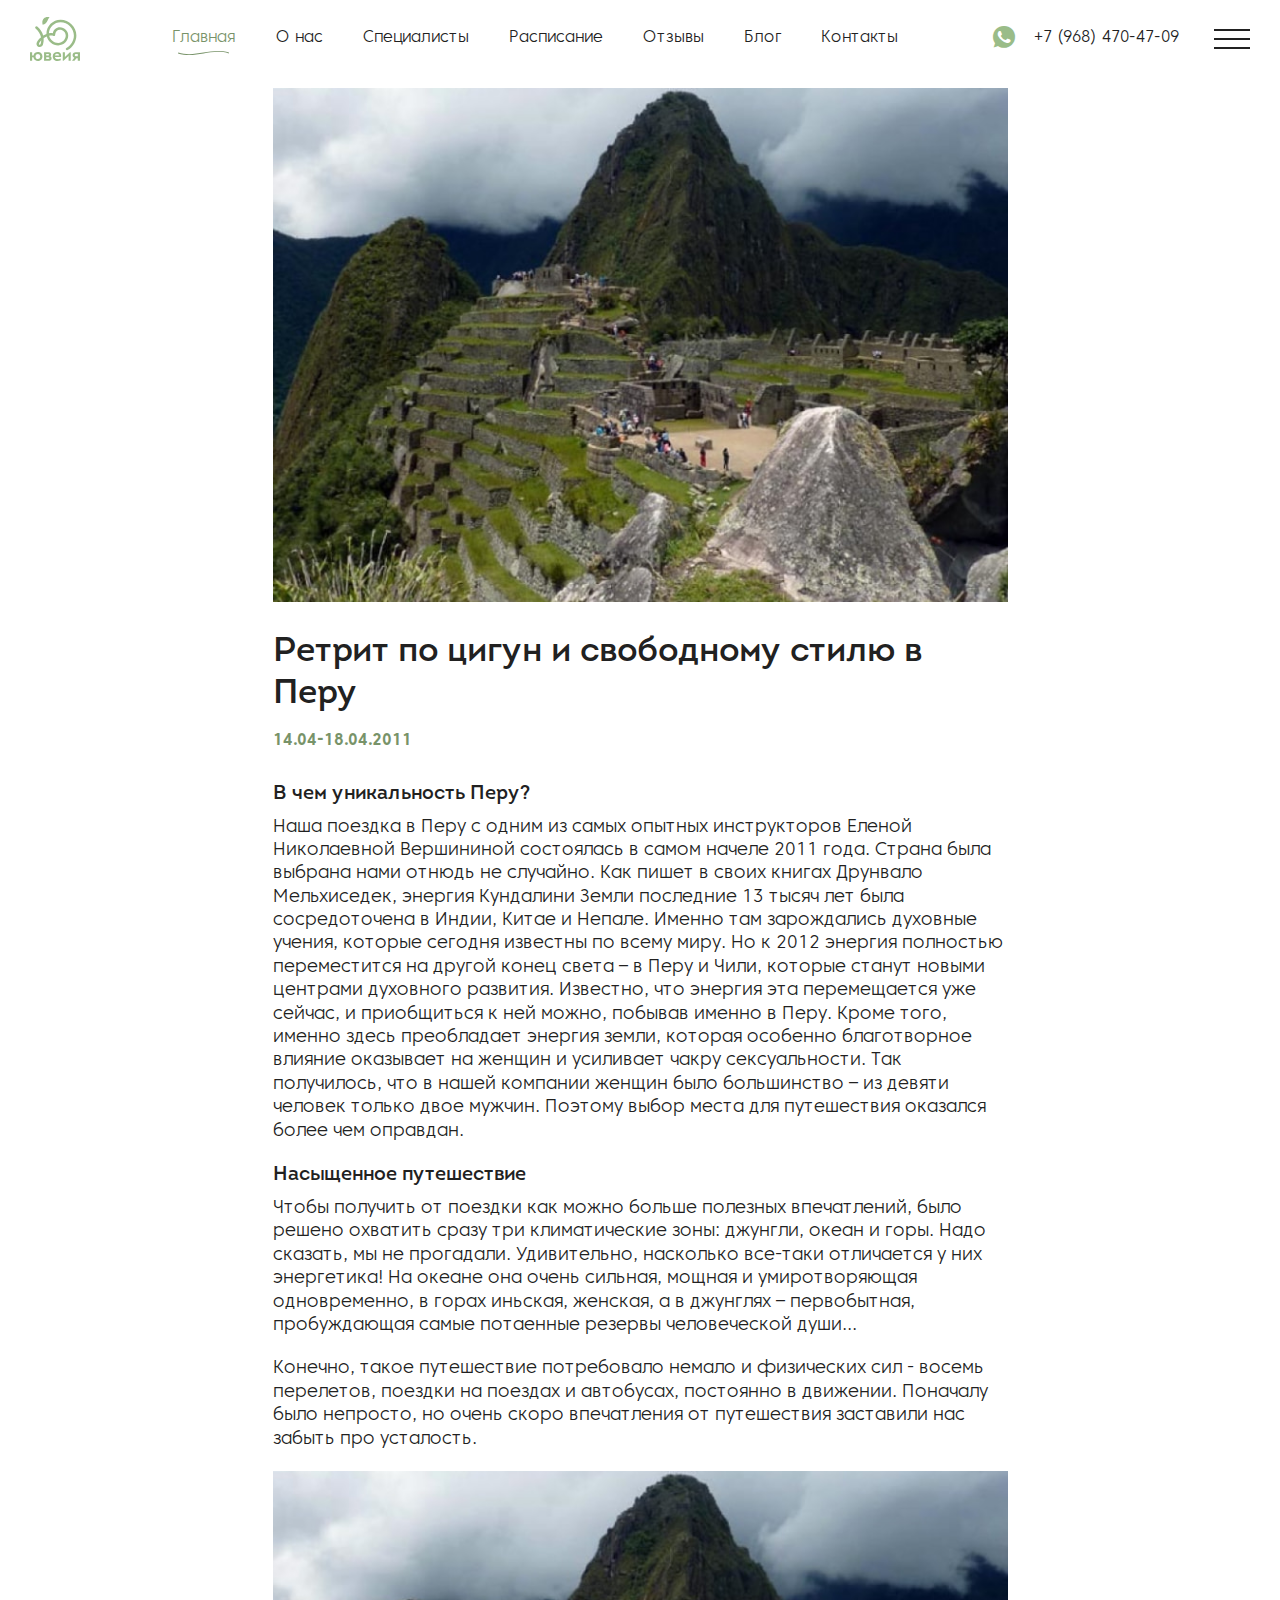
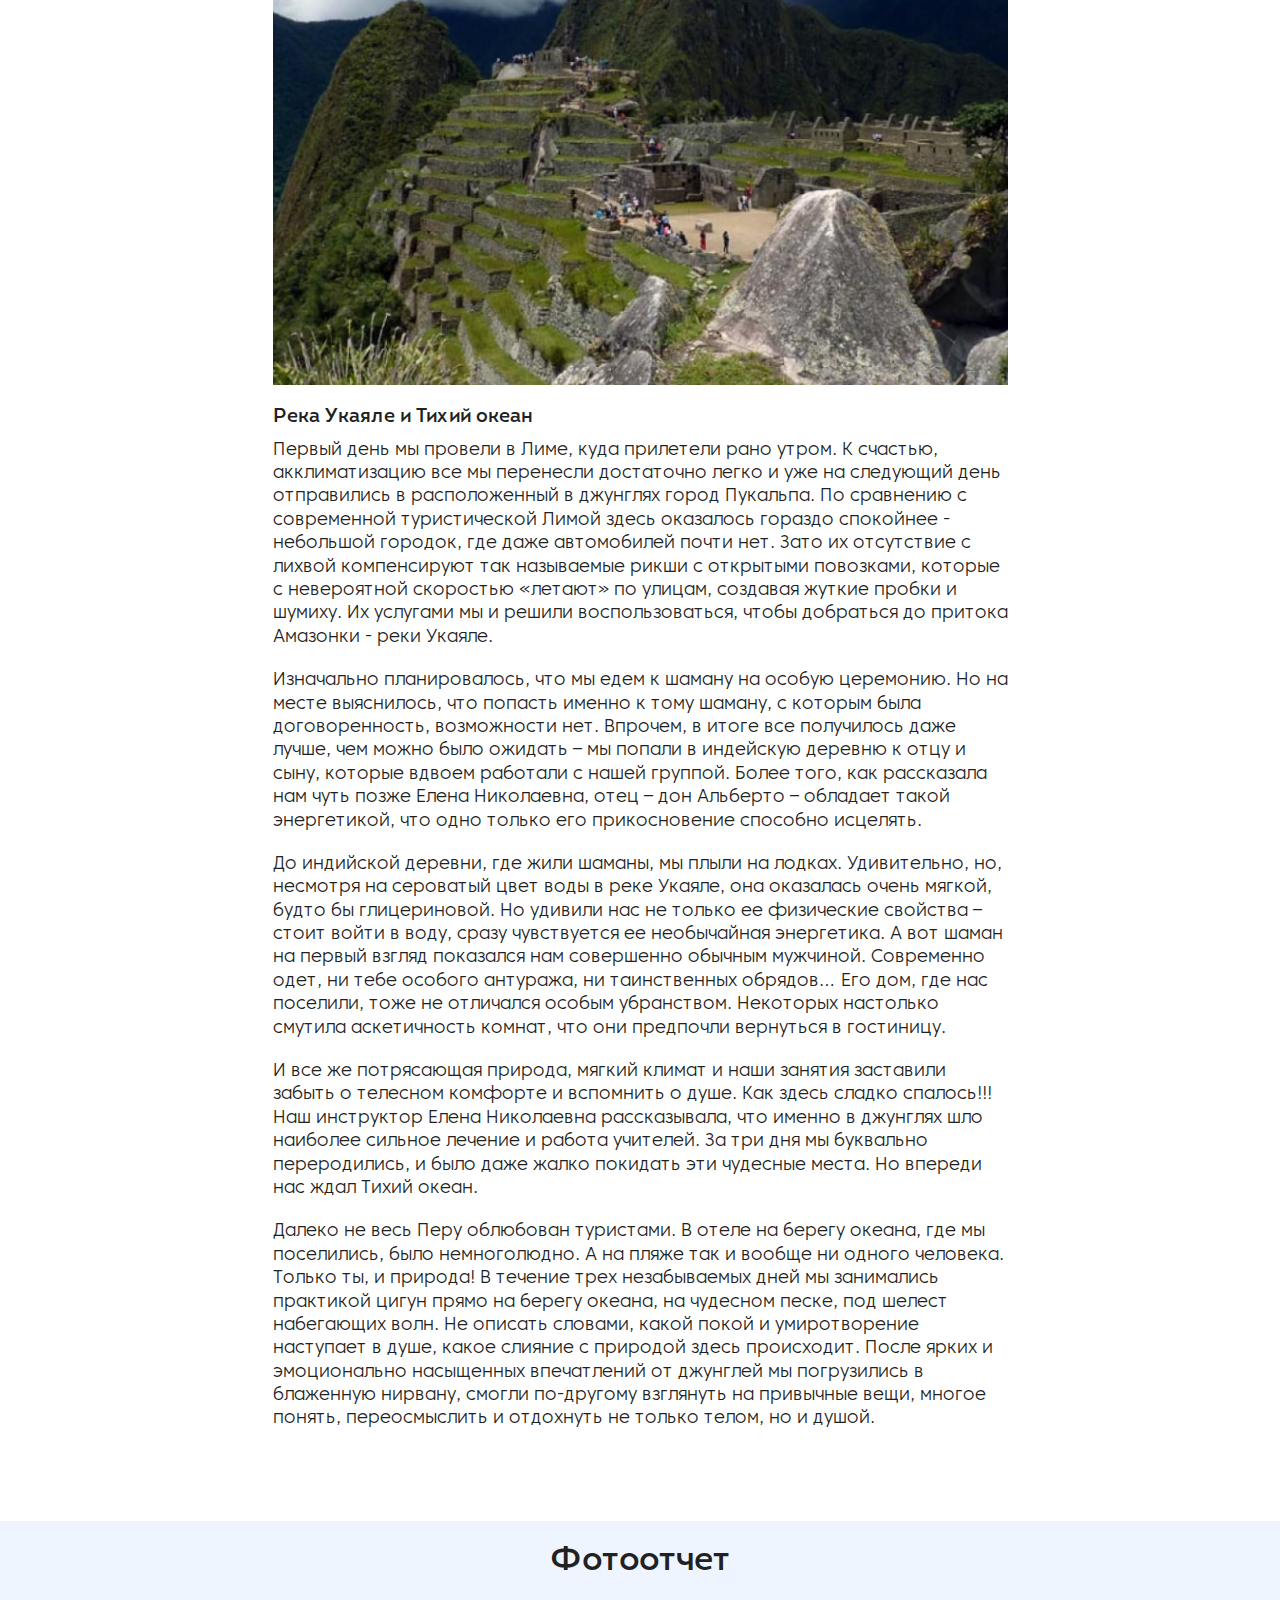
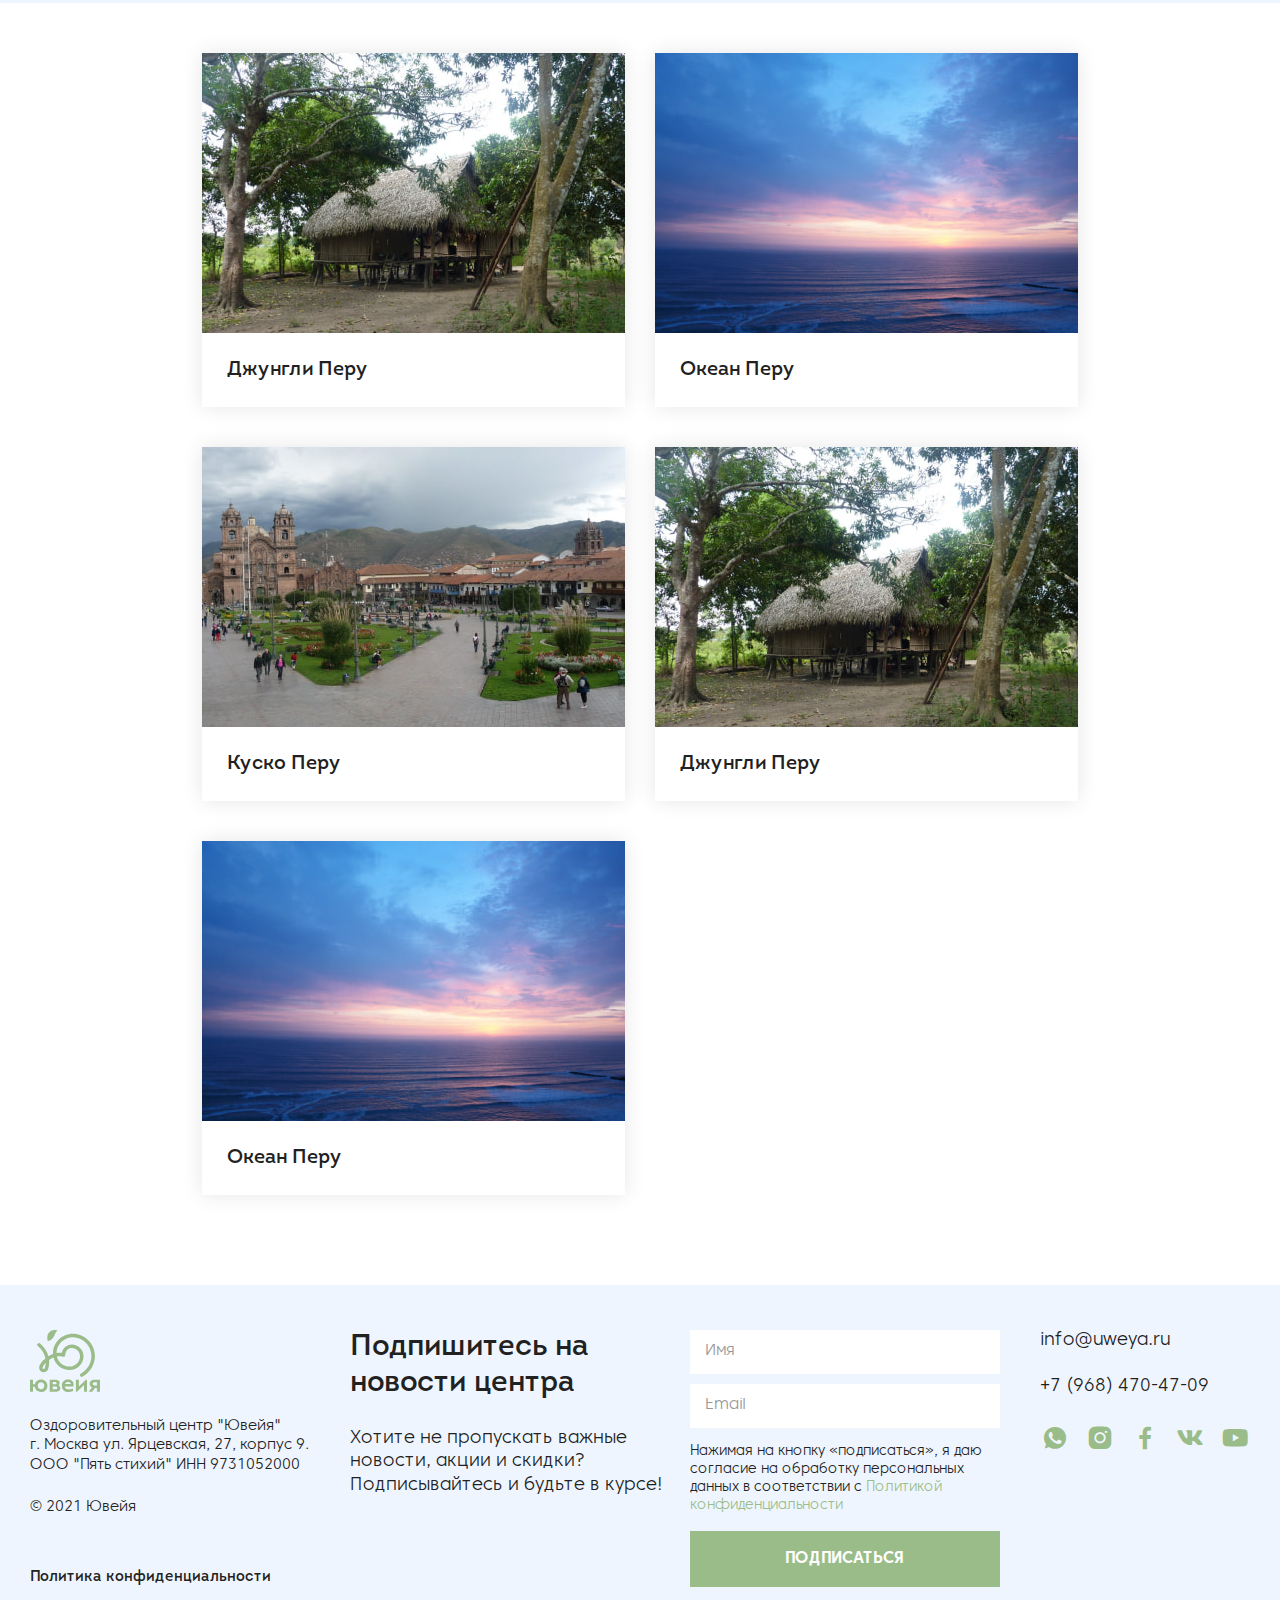
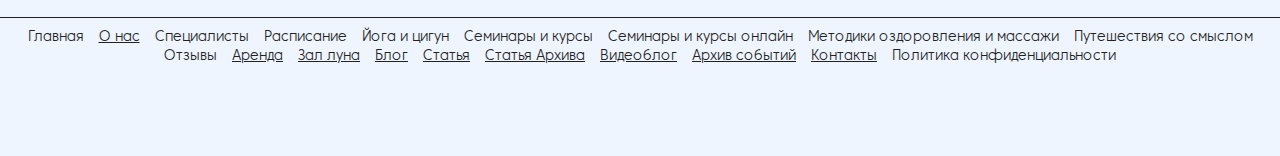
<file: article-archived.html>
<!DOCTYPE html>
<html lang="ru">

<head>
  <title>Uweya</title>
  <meta charset="utf-8" />
  <meta name="viewport" content="width=device-width, initial-scale=1" />
  <meta name="format-detection" content="telephone=no">
  <link rel="icon" href="favicon.ico">
  <link rel="icon" href="icon.svg" type="image/svg+xml">
  <link rel="apple-touch-icon" href="apple-touch-icon.png">
  <link rel="manifest" href="manifest.webmanifest">
  <link rel="stylesheet" href="css/style.css" />
</head>
<body tabIndex="0">
<header class="header">
  <div class="container">
    <div class="header__body">
      <a href="#home" class="logo header__logo" aria-hidden="true" tabindex="-1">
        <img src="img/logo.svg" class="logo__image" alt="">
      </a>
      <nav class="menubar header__menu" aria-hidden="true">
        <ul class="menubar__list">
          <li class="menubar__item">
            <a href="#!" class="menubar__link text-link menubar__link--active" role="menuitem">Главная</a>
          </li>
          <li class="menubar__item">
            <a href="#!" class="menubar__link text-link" role="menuitem">О нас</a>
          </li>
          <li class="menubar__item">
            <a href="#!" class="menubar__link text-link" role="menuitem">Специалисты</a>
          </li>
          <li class="menubar__item">
            <a href="#!" class="menubar__link text-link" role="menuitem">Расписание</a>
          </li>
          <li class="menubar__item">
            <a href="#!" class="menubar__link text-link" role="menuitem">Отзывы</a>
          </li>
          <li class="menubar__item">
            <a href="#!" class="menubar__link text-link" role="menuitem">Блог</a>
          </li>
          <li class="menubar__item">
            <a href="#!" class="menubar__link text-link" role="menuitem">Контакты</a>
          </li>
        </ul>
      </nav>
      <a href="https://api.whatsapp.com/send?phone=79684704709" class="header__whatsapp">
        <span class="icon-whatsapp" aria-hidden="true"></span>
      </a>
      <a href="tel:+79684704709" class="text-link header__phone">+7 (968) 470-47-09</a>
      <button type="button" class="burger header__burger" id="burger_open" aria-label="menu" aria-controls="navigation">
        <span class="burger__inner"></span>
      </button>
      <div class="side-menu" id="navigation">
        <div class="side-menu__backdrop"></div>
        <div class="side-menu__wrapper">
          <button type="button" class="side-menu__close" id="burger_close" aria-label="close menu">
            <span class="icon-close" aria-hidden="true"></span>
          </button>
          <nav class="menu">
            <ul class="menu__list" role="menubar">
              <li class="menu__item" role="none">
                <a href="#!" class="menu__link text-link menu__link--active" role="menuitem">Главная</a>
              </li>
              <li class="menu__item" role="none">
                <a href="#!" class="menu__link text-link" role="menuitem">О нас</a>
              </li>
              <li class="menu__item" role="none">
                <a href="#!" class="menu__link text-link" role="menuitem">Специалисты</a>
              </li>
              <li class="menu__item" role="none">
                <a href="#!" class="menu__link text-link" role="menuitem">Расписание</a>
              </li>
              <li class="menu__item" role="none">
                <a href="#!" class="menu__link text-link" role="menuitem">Йога и цигун</a>
              </li>
              <li class="menu__item" role="none">
                <a href="#!" class="menu__link text-link" role="menuitem">Семинары и курсы</a>
              </li>
              <li class="menu__item" role="none">
                <a href="#!" class="menu__link text-link" role="menuitem">Семинары и курсы онлайн</a>
              </li>
              <li class="menu__item" role="none">
                <a href="#!" class="menu__link text-link" role="menuitem">Методики оздоровления и массажи</a>
              </li>
              <li class="menu__item" role="none">
                <a href="#!" class="menu__link text-link" role="menuitem">Путешествия со смыслом</a>
              </li>
              <li class="menu__item" role="none">
                <a href="#!" class="menu__link text-link" role="menuitem">Отзывы</a>
              </li>
              <li class="menu__item" role="none">
                <a href="#!" class="menu__link text-link" role="menuitem">Аренда</a>
              </li>
              <li class="menu__item" role="none">
                <a href="#!" class="menu__link text-link" role="menuitem">Блог</a>
              </li>
              <li class="menu__item" role="none">
                <a href="#!" class="menu__link text-link" role="menuitem">Видеоблог</a>
              </li>
              <li class="menu__item" role="none">
                <a href="#!" class="menu__link text-link" role="menuitem">Архив событий</a>
              </li>
              <li class="menu__item" role="none">
                <a href="#!" class="menu__link text-link" role="menuitem">Контакты</a>
              </li>
            </ul>
          </nav>
          <div class="contact">
            <a href="mailto:info@uweya.ru" class="text-link contact__link">info@uweya.ru</a>
            <br>
            <a href="tel:+79684704709" class="text-link contact__link">+7 (968) 470-47-09</a>
            <div class="social contact__social">
              <a href="https://www.instagram.com/uweya_health369/" class="social__link">
                <span class="icon-instagram" aria-hidden="true"></span>
              </a>
              <a href="https://www.facebook.com/centruweya" class="social__link">
                <span class="icon-facebook" aria-hidden="true"></span>
              </a>
              <a href="https://vk.com/centruweya" class="social__link">
                <span class="icon-vk" aria-hidden="true"></span>
              </a>
              <a href="https://www.youtube.com/channel/UCpa2U9KCMdd9GDHrgIxP_yQ/featured" class="social__link">
                <span class="icon-youtube" aria-hidden="true"></span>
              </a>
            </div>
          </div>
        </div>
      </div>
    </div>
  </div>
</header>  <main>
    <section class="article">
      <div class="article__image">
        <img src="img/article/article-archive-1x.jpg" srcset="img/article/article-archive-2x.jpg 2x" alt=""
          class="fluid-img" loading="lazy" draggable="false">
      </div>
      <h1>Ретрит по цигун и свободному стилю в Перу</h1>
      <div class="article__date">14.04-18.04.2011</div>
      <h2>В чем уникальность Перу?</h2>
      <p>
        Наша поездка в Перу с одним из самых опытных инструкторов Еленой Николаевной Вершининой состоялась в самом
        начеле 2011
        года. Страна была выбрана нами отнюдь не случайно. Как пишет в своих книгах Друнвало Мельхиседек, энергия
        Кундалини
        Земли последние 13 тысяч лет была сосредоточена в Индии, Китае и Непале. Именно там зарождались духовные учения,
        которые
        сегодня известны по всему миру. Но к 2012 энергия полностью переместится на другой конец света – в Перу и Чили,
        которые
        станут новыми центрами духовного развития. Известно, что энергия эта перемещается уже сейчас, и приобщиться к
        ней можно,
        побывав именно в Перу. Кроме того, именно здесь преобладает энергия земли, которая особенно благотворное влияние
        оказывает на женщин и усиливает чакру сексуальности. Так получилось, что в нашей компании женщин было
        большинство – из
        девяти человек только двое мужчин. Поэтому выбор места для путешествия оказался более чем оправдан.
      </p>
      <h2>Насыщенное путешествие</h2>
      <p>
        Чтобы получить от поездки как можно больше полезных впечатлений, было решено охватить сразу три климатические
        зоны:
        джунгли, океан и горы. Надо сказать, мы не прогадали. Удивительно, насколько все-таки отличается у них
        энергетика! На
        океане она очень сильная, мощная и умиротворяющая одновременно, в горах иньская, женская, а в джунглях –
        первобытная,
        пробуждающая самые потаенные резервы человеческой души...
      </p>
      <p>
        Конечно, такое путешествие потребовало немало и физических сил - восемь перелетов, поездки на поездах и
        автобусах,
        постоянно в движении. Поначалу было непросто, но очень скоро впечатления от путешествия заставили нас забыть про
        усталость.
      </p>
      <img src="img/article/article-archive-1x.jpg" alt="">
      <h2>Река Укаяле и Тихий океан</h2>
      <p>
        Первый день мы провели в Лиме, куда прилетели рано утром. К счастью, акклиматизацию все мы перенесли достаточно
        легко и
        уже на следующий день отправились в расположенный в джунглях город Пукальпа. По сравнению с современной
        туристической
        Лимой здесь оказалось гораздо спокойнее - небольшой городок, где даже автомобилей почти нет. Зато их отсутствие
        с лихвой
        компенсируют так называемые рикши с открытыми повозками, которые с невероятной скоростью «летают» по улицам,
        создавая
        жуткие пробки и шумиху. Их услугами мы и решили воспользоваться, чтобы добраться до притока Амазонки - реки
        Укаяле.
      </p>
      <p>
        Изначально планировалось, что мы едем к шаману на особую церемонию. Но на месте выяснилось, что попасть именно к
        тому
        шаману, с которым была договоренность, возможности нет. Впрочем, в итоге все получилось даже лучше, чем можно
        было
        ожидать – мы попали в индейскую деревню к отцу и сыну, которые вдвоем работали с нашей группой. Более того, как
        рассказала нам чуть позже Елена Николаевна, отец – дон Альберто – обладает такой энергетикой, что одно только
        его
        прикосновение способно исцелять.
      </p>
      <p>
        До индийской деревни, где жили шаманы, мы плыли на лодках. Удивительно, но, несмотря на сероватый цвет воды в
        реке
        Укаяле, она оказалась очень мягкой, будто бы глицериновой. Но удивили нас не только ее физические свойства –
        стоит войти
        в воду, сразу чувствуется ее необычайная энергетика. А вот шаман на первый взгляд показался нам совершенно
        обычным
        мужчиной. Современно одет, ни тебе особого антуража, ни таинственных обрядов… Его дом, где нас поселили, тоже не
        отличался особым убранством. Некоторых настолько смутила аскетичность комнат, что они предпочли вернуться в
        гостиницу.
      </p>
      <p>
        И все же потрясающая природа, мягкий климат и наши занятия заставили забыть о телесном комфорте и вспомнить о
        душе. Как
        здесь сладко спалось!!! Наш инструктор Елена Николаевна рассказывала, что именно в джунглях шло наиболее сильное
        лечение
        и работа учителей. За три дня мы буквально переродились, и было даже жалко покидать эти чудесные места. Но
        впереди нас
        ждал Тихий океан.
      </p>
      <p>
        Далеко не весь Перу облюбован туристами. В отеле на берегу океана, где мы поселились, было немноголюдно. А на
        пляже так
        и вообще ни одного человека. Только ты, и природа! В течение трех незабываемых дней мы занимались практикой
        цигун прямо
        на берегу океана, на чудесном песке, под шелест набегающих волн. Не описать словами, какой покой и умиротворение
        наступает в душе, какое слияние с природой здесь происходит. После ярких и эмоционально насыщенных впечатлений
        от
        джунглей мы погрузились в блаженную нирвану, смогли по-другому взглянуть на привычные вещи, многое понять,
        переосмыслить
        и отдохнуть не только телом, но и душой.
      </p>
    </section>
    <section class="gallery">
      <h2 class="page-title gallery__title">Фотоотчет</h2>
      <div class="container">
        <div class="gallery__photos">
          <a href="#!" class="gallery__photo">
            <figure>
              <img src="img/article/article-archived-01-1x.jpg" srcset="img/article/article-archived-01-2x.jpg 2x"
                alt="" class="fluid-img" loading="lazy" draggable="false">
              <figcaption>Джунгли Перу</figcaption>
            </figure>
          </a>
          <a href="#!" class="gallery__photo">
            <figure>
              <img src="img/article/article-archived-02-1x.jpg" srcset="img/article/article-archived-02-2x.jpg 2x"
                alt="" class="fluid-img" loading="lazy" draggable="false">
              <figcaption>Океан Перу</figcaption>
            </figure>
          </a>
          <a href="#!" class="gallery__photo">
            <figure>
              <img src="img/article/article-archived-03-1x.jpg" srcset="img/article/article-archived-03-2x.jpg 2x"
                alt="" class="fluid-img" loading="lazy" draggable="false">
              <figcaption>Куско Перу</figcaption>
            </figure>
          </a>
          <a href="#!" class="gallery__photo">
            <figure>
              <img src="img/article/article-archived-01-1x.jpg" srcset="img/article/article-archived-01-2x.jpg 2x"
                alt="" class="fluid-img" loading="lazy" draggable="false">
              <figcaption>Джунгли Перу</figcaption>
            </figure>
          </a>
          <a href="#!" class="gallery__photo">
            <figure>
              <img src="img/article/article-archived-02-1x.jpg" srcset="img/article/article-archived-02-2x.jpg 2x"
                alt="" class="fluid-img" loading="lazy" draggable="false">
              <figcaption>Океан Перу</figcaption>
            </figure>
          </a>
        </div>
      </div>
    </section>
  </main>
<footer class="footer">
  <div class="container">
    <div class="footer__body">
      <div class="details">
        <a href="#home" class="details__logo" aria-hidden="true" tabindex="-1">
          <img src="img/logo.svg" alt="">
        </a>
        <address class="details__address">
          Оздоровительный центр "Ювейя"<br>
          г. Москва ул. Ярцевская, 27, корпус 9.<br>
          ООО "Пять стихий" ИНН 9731052000
        </address>
        <small class="details__copyright">&copy; 2021 Ювейя</small>
        <a href="#policy" class="text-link details__policy">Политика конфиденциальности</a>
      </div>
      <div class="form">
        <div class="message">
          <h2 class="message__title">Подпишитесь на новости центра</h2>
          <p class="message__info">
            Хотите не пропускать важные новости, акции и скидки? Подписывайтесь и будьте в курсе!
          </p>
        </div>
        <form action="#!" class="subscribe">
          <ul class="subscribe__form" role="none">
            <li class="subscribe__input">
              <label for="subscribe_name" class="screen-reader">Имя</label>
              <input type="text" id="subscribe_name" name="subscribe_name" placeholder="Имя" required>
            </li>
            <li class="subscribe__input">
              <label for="subscribe_email" class="screen-reader">Email</label>
              <input type="email" id="subscribe_email" name="subscribe_email" placeholder="Email" required>
            </li>
          </ul>
          <p class="subscribe__policy">
            Нажимая на кнопку «подписаться», я даю согласие на обработку персональных данных в соответствии с
            <a href="#privacy-policy" class="text-link">Политикой конфиденциальности</a>
          </p>
          <button type="submit" class="btn btn--big btn--wide">Подписаться</button>
        </form>
      </div>
      <div class="contact">
        <a href="mailto:info@uweya.ru" class="text-link contact__link">info@uweya.ru</a>
        <br>
        <a href="tel:+79684704709" class="text-link contact__link">+7 (968) 470-47-09</a>
        <div class="social">
          <a href="https://api.whatsapp.com/send?phone=79684704709" class="social__link">
            <span class="icon-whatsapp" aria-hidden="true"></span>
          </a>
          <a href="https://www.instagram.com/uweya_health369/" class="social__link">
            <span class="icon-instagram" aria-hidden="true"></span>
          </a>
          <a href="https://www.facebook.com/centruweya" class="social__link">
            <span class="icon-facebook" aria-hidden="true"></span>
          </a>
          <a href="https://vk.com/centruweya" class="social__link">
            <span class="icon-vk" aria-hidden="true"></span>
          </a>
          <a href="https://www.youtube.com/channel/UCpa2U9KCMdd9GDHrgIxP_yQ/featured" class="social__link">
            <span class="icon-youtube" aria-hidden="true"></span>
          </a>
        </div>
      </div>
    </div>
  </div>
  <div class="temporal-navigation">
    <a href="https://sharaputo.github.io/uweya/">Главная</a>
    <a href="https://sharaputo.github.io/uweya/about.html" class="ready">О нас</a>
    <a href="https://sharaputo.github.io/uweya/experts.html">Специалисты</a>
    <a href="">Расписание</a>
    <a href="">Йога и цигун</a>
    <a href="">Семинары и курсы</a>
    <a href="">Семинары и курсы онлайн</a>
    <a href="">Методики оздоровления и массажи</a>
    <a href="">Путешествия со смыслом</a>
    <a href="">Отзывы</a>
    <a href="https://sharaputo.github.io/uweya/rent.html" class="ready">Аренда</a>
    <a href="https://sharaputo.github.io/uweya/moon-hall.html" class="ready">Зал луна</a>
    <a href="https://sharaputo.github.io/uweya/blog.html" class="ready">Блог</a>
    <a href="https://sharaputo.github.io/uweya/article.html" class="ready">Статья</a>
    <a href="https://sharaputo.github.io/uweya/article-archived.html" class="ready">Статья Архива</a>
    <a href="https://sharaputo.github.io/uweya/video-blog.html" class="ready">Видеоблог</a>
    <a href="https://sharaputo.github.io/uweya/archive.html" class="ready">Архив событий</a>
    <a href="https://sharaputo.github.io/uweya/contacts.html" class="ready">Контакты</a>
    <a href="">Политика конфиденциальности</a>
    <style>
      .temporal-navigation {
        text-align: center;
        padding-top: 10px;
        padding-bottom: 10px;
        border-top: 1px solid #212121;
        margin-top: 30px;
      }

      .temporal-navigation a {
        font-size: 14px;
        color: #212121;
        margin: 0 5px;
      }

      .temporal-navigation a:hover {
        color: #789369;
      }

      .ready {
        text-decoration: underline;
      }
    </style>
  </div>
</footer><script src="js/libs/bodyScrollLock.min.js"></script>
<script src="js/main.js"></script></body>

</html>
</file>
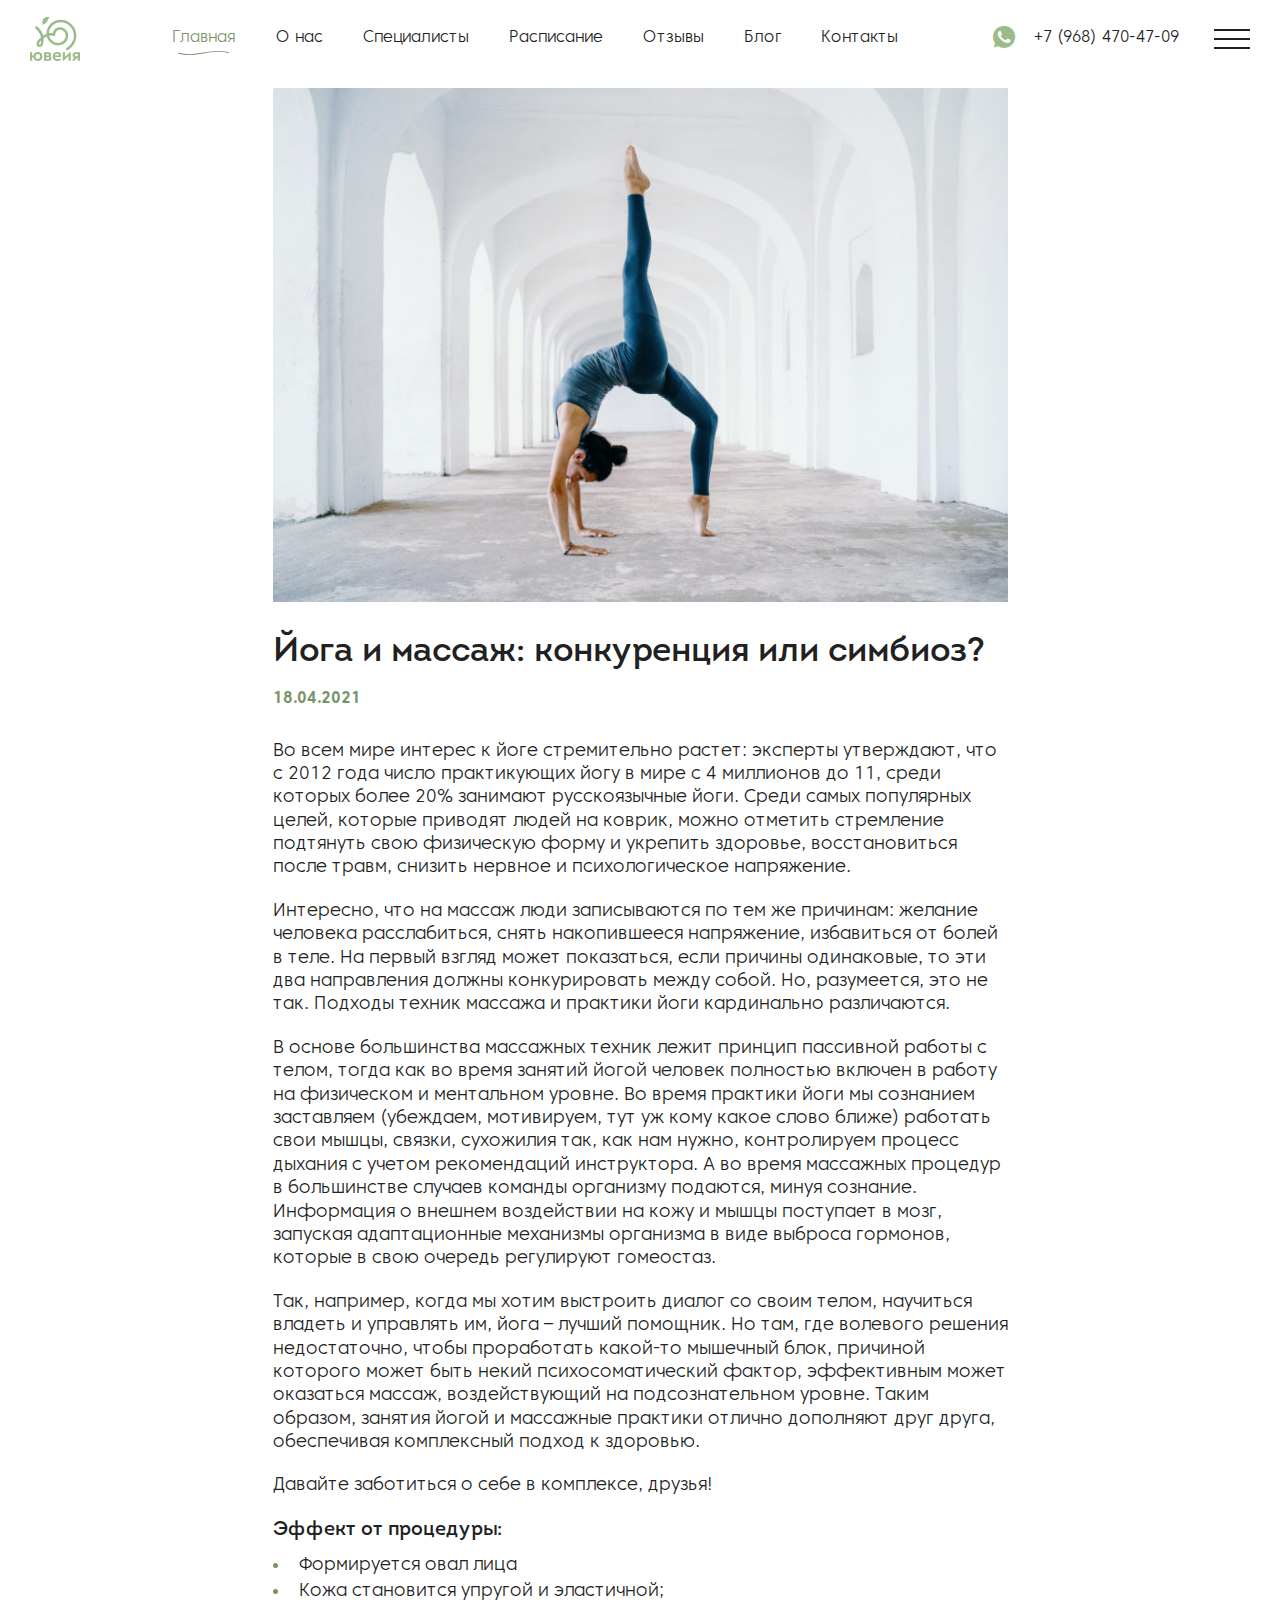
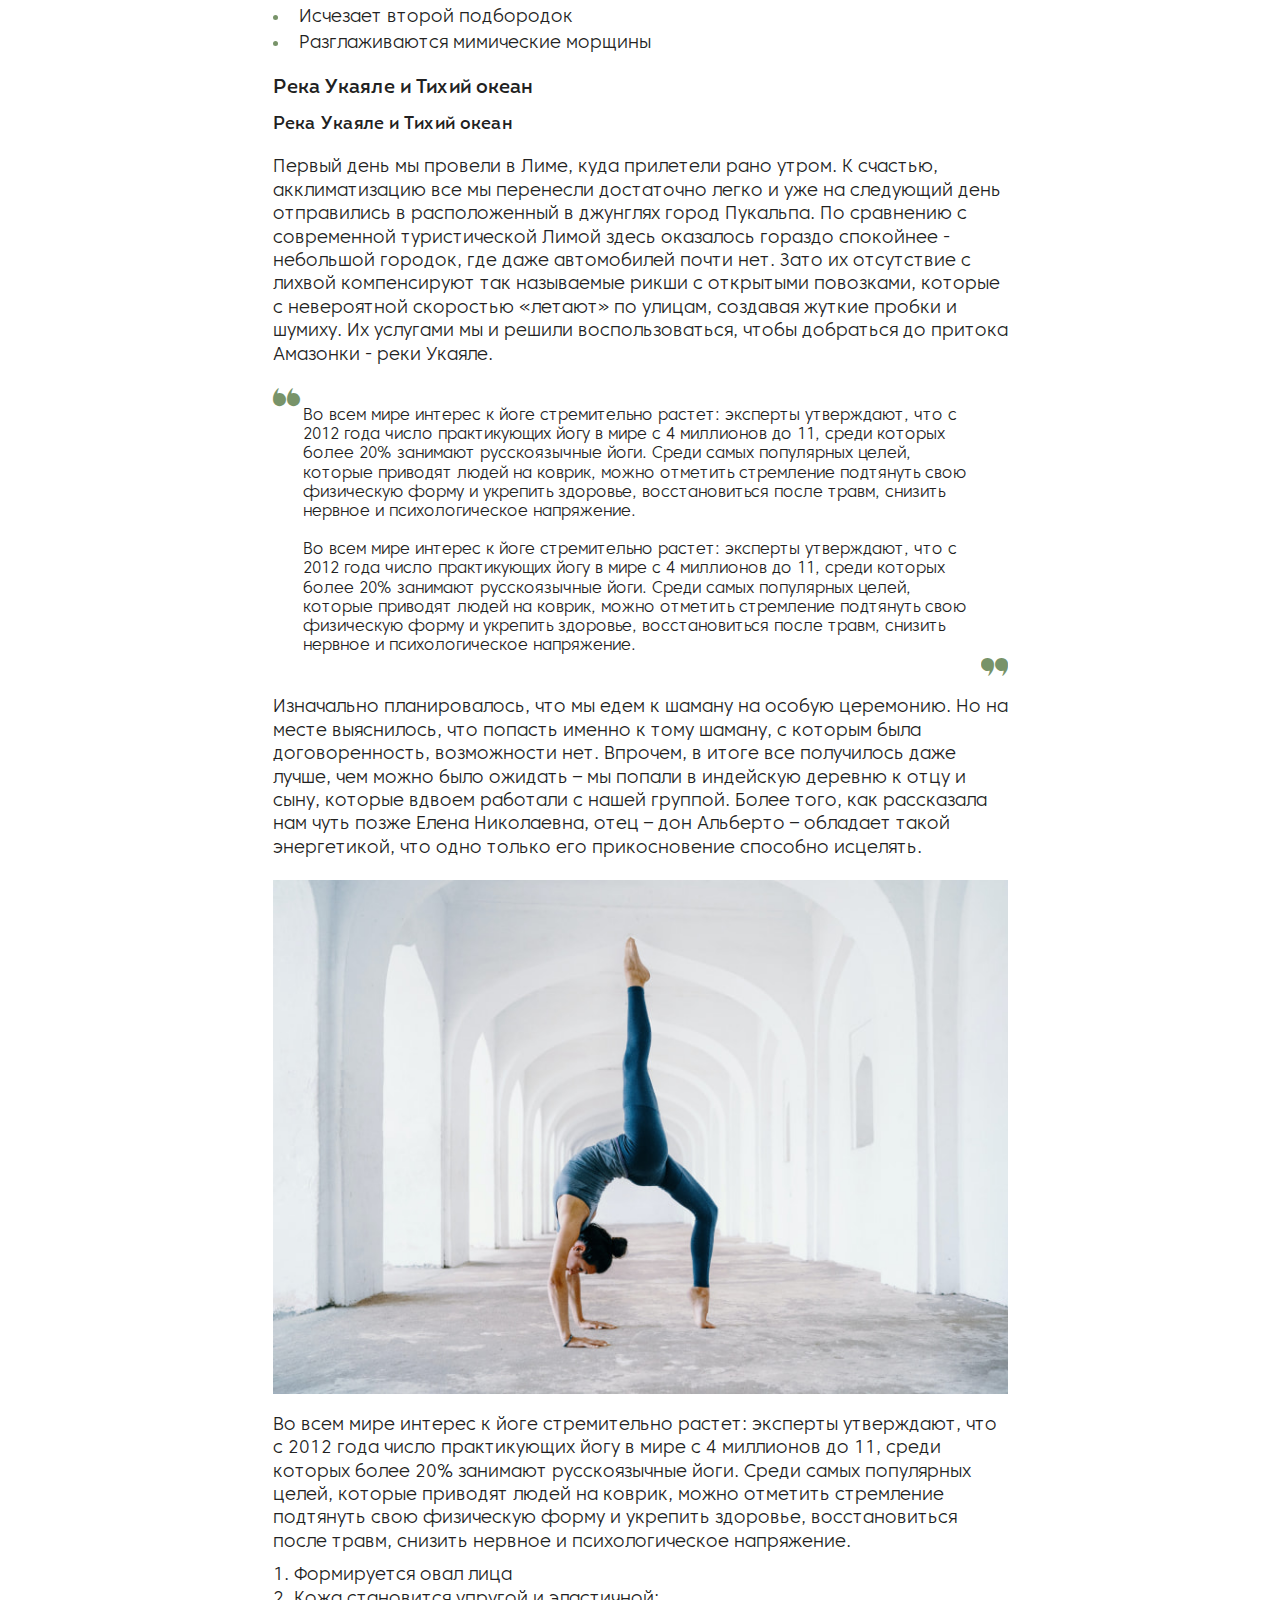
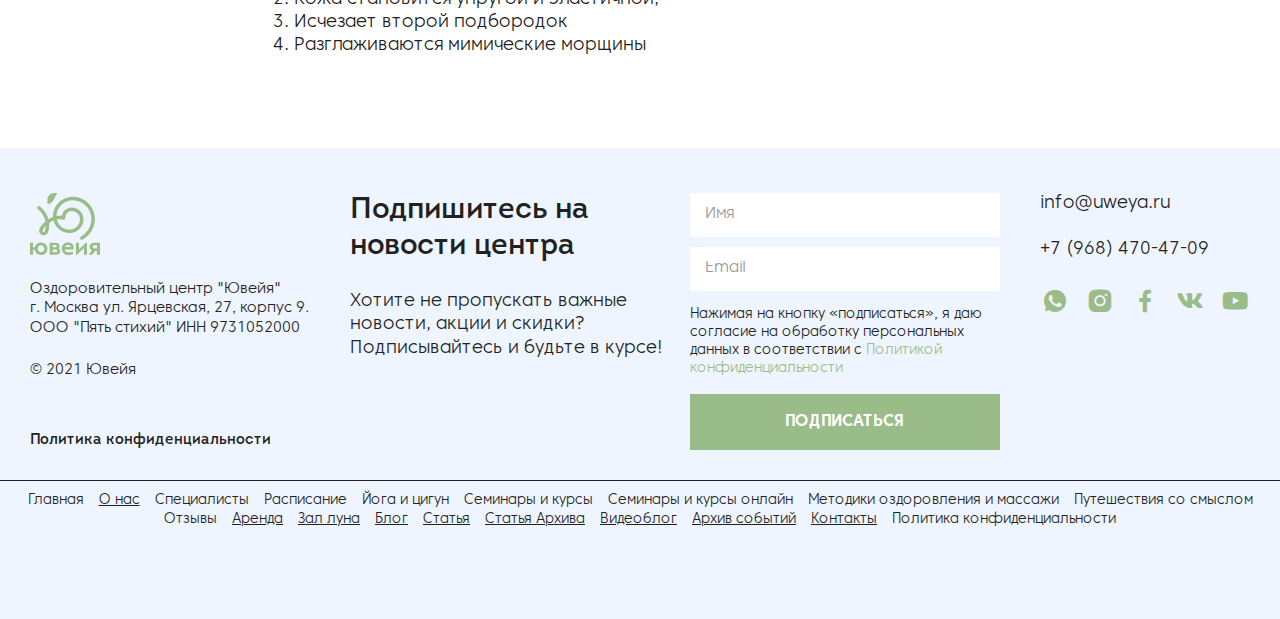
<file: article.html>
<!DOCTYPE html>
<html lang="ru">

<head>
  <title>Uweya</title>
  <meta charset="utf-8" />
  <meta name="viewport" content="width=device-width, initial-scale=1" />
  <meta name="format-detection" content="telephone=no">
  <link rel="icon" href="favicon.ico">
  <link rel="icon" href="icon.svg" type="image/svg+xml">
  <link rel="apple-touch-icon" href="apple-touch-icon.png">
  <link rel="manifest" href="manifest.webmanifest">
  <link rel="stylesheet" href="css/style.css" />
</head>
<body tabIndex="0">
<header class="header">
  <div class="container">
    <div class="header__body">
      <a href="#home" class="logo header__logo" aria-hidden="true" tabindex="-1">
        <img src="img/logo.svg" class="logo__image" alt="">
      </a>
      <nav class="menubar header__menu" aria-hidden="true">
        <ul class="menubar__list">
          <li class="menubar__item">
            <a href="#!" class="menubar__link text-link menubar__link--active" role="menuitem">Главная</a>
          </li>
          <li class="menubar__item">
            <a href="#!" class="menubar__link text-link" role="menuitem">О нас</a>
          </li>
          <li class="menubar__item">
            <a href="#!" class="menubar__link text-link" role="menuitem">Специалисты</a>
          </li>
          <li class="menubar__item">
            <a href="#!" class="menubar__link text-link" role="menuitem">Расписание</a>
          </li>
          <li class="menubar__item">
            <a href="#!" class="menubar__link text-link" role="menuitem">Отзывы</a>
          </li>
          <li class="menubar__item">
            <a href="#!" class="menubar__link text-link" role="menuitem">Блог</a>
          </li>
          <li class="menubar__item">
            <a href="#!" class="menubar__link text-link" role="menuitem">Контакты</a>
          </li>
        </ul>
      </nav>
      <a href="https://api.whatsapp.com/send?phone=79684704709" class="header__whatsapp">
        <span class="icon-whatsapp" aria-hidden="true"></span>
      </a>
      <a href="tel:+79684704709" class="text-link header__phone">+7 (968) 470-47-09</a>
      <button type="button" class="burger header__burger" id="burger_open" aria-label="menu" aria-controls="navigation">
        <span class="burger__inner"></span>
      </button>
      <div class="side-menu" id="navigation">
        <div class="side-menu__backdrop"></div>
        <div class="side-menu__wrapper">
          <button type="button" class="side-menu__close" id="burger_close" aria-label="close menu">
            <span class="icon-close" aria-hidden="true"></span>
          </button>
          <nav class="menu">
            <ul class="menu__list" role="menubar">
              <li class="menu__item" role="none">
                <a href="#!" class="menu__link text-link menu__link--active" role="menuitem">Главная</a>
              </li>
              <li class="menu__item" role="none">
                <a href="#!" class="menu__link text-link" role="menuitem">О нас</a>
              </li>
              <li class="menu__item" role="none">
                <a href="#!" class="menu__link text-link" role="menuitem">Специалисты</a>
              </li>
              <li class="menu__item" role="none">
                <a href="#!" class="menu__link text-link" role="menuitem">Расписание</a>
              </li>
              <li class="menu__item" role="none">
                <a href="#!" class="menu__link text-link" role="menuitem">Йога и цигун</a>
              </li>
              <li class="menu__item" role="none">
                <a href="#!" class="menu__link text-link" role="menuitem">Семинары и курсы</a>
              </li>
              <li class="menu__item" role="none">
                <a href="#!" class="menu__link text-link" role="menuitem">Семинары и курсы онлайн</a>
              </li>
              <li class="menu__item" role="none">
                <a href="#!" class="menu__link text-link" role="menuitem">Методики оздоровления и массажи</a>
              </li>
              <li class="menu__item" role="none">
                <a href="#!" class="menu__link text-link" role="menuitem">Путешествия со смыслом</a>
              </li>
              <li class="menu__item" role="none">
                <a href="#!" class="menu__link text-link" role="menuitem">Отзывы</a>
              </li>
              <li class="menu__item" role="none">
                <a href="#!" class="menu__link text-link" role="menuitem">Аренда</a>
              </li>
              <li class="menu__item" role="none">
                <a href="#!" class="menu__link text-link" role="menuitem">Блог</a>
              </li>
              <li class="menu__item" role="none">
                <a href="#!" class="menu__link text-link" role="menuitem">Видеоблог</a>
              </li>
              <li class="menu__item" role="none">
                <a href="#!" class="menu__link text-link" role="menuitem">Архив событий</a>
              </li>
              <li class="menu__item" role="none">
                <a href="#!" class="menu__link text-link" role="menuitem">Контакты</a>
              </li>
            </ul>
          </nav>
          <div class="contact">
            <a href="mailto:info@uweya.ru" class="text-link contact__link">info@uweya.ru</a>
            <br>
            <a href="tel:+79684704709" class="text-link contact__link">+7 (968) 470-47-09</a>
            <div class="social contact__social">
              <a href="https://www.instagram.com/uweya_health369/" class="social__link">
                <span class="icon-instagram" aria-hidden="true"></span>
              </a>
              <a href="https://www.facebook.com/centruweya" class="social__link">
                <span class="icon-facebook" aria-hidden="true"></span>
              </a>
              <a href="https://vk.com/centruweya" class="social__link">
                <span class="icon-vk" aria-hidden="true"></span>
              </a>
              <a href="https://www.youtube.com/channel/UCpa2U9KCMdd9GDHrgIxP_yQ/featured" class="social__link">
                <span class="icon-youtube" aria-hidden="true"></span>
              </a>
            </div>
          </div>
        </div>
      </div>
    </div>
  </div>
</header>  <main>
    <section class="article">
      <div class="article__image">
        <img src="img/article/article.jpg" srcset="img/article/article-2x.jpg 2x" alt="" class="fluid-img"
          loading="lazy" draggable="false">
      </div>
      <h1>Йога и массаж: конкуренция или симбиоз?</h1>
      <div class="article__date">18.04.2021</div>
      <p>
        Во всем мире интерес к йоге стремительно растет: эксперты утверждают, что с 2012 года число практикующих йогу
        в мире с 4
        миллионов до 11, среди которых более 20% занимают русскоязычные йоги. Среди самых популярных целей, которые
        приводят
        людей на коврик, можно отметить стремление подтянуть свою физическую форму и укрепить здоровье, восстановиться
        после
        травм, снизить нервное и психологическое напряжение.
      </p>
      <p>
        Интересно, что на массаж люди записываются по тем же причинам: желание человека расслабиться, снять
        накопившееся
        напряжение, избавиться от болей в теле. На первый взгляд может показаться, если причины одинаковые, то эти два
        направления должны конкурировать между собой. Но, разумеется, это не так. Подходы техник массажа и практики
        йоги
        кардинально различаются.
      </p>
      <p>
        В основе большинства массажных техник лежит принцип пассивной работы с телом, тогда как во время занятий йогой
        человек
        полностью включен в работу на физическом и ментальном уровне. Во время практики йоги мы сознанием заставляем
        (убеждаем,
        мотивируем, тут уж кому какое слово ближе) работать свои мышцы, связки, сухожилия так, как нам нужно,
        контролируем
        процесс дыхания с учетом рекомендаций инструктора. А во время массажных процедур в большинстве случаев команды
        организму
        подаются, минуя сознание. Информация о внешнем воздействии на кожу и мышцы поступает в мозг, запуская
        адаптационные
        механизмы организма в виде выброса гормонов, которые в свою очередь регулируют гомеостаз.
      </p>
      <p>
        Так, например, когда мы хотим выстроить диалог со своим телом, научиться владеть и управлять им, йога – лучший
        помощник.
        Но там, где волевого решения недостаточно, чтобы проработать какой-то мышечный блок, причиной которого может
        быть некий
        психосоматический фактор, эффективным может оказаться массаж, воздействующий на подсознательном уровне. Таким
        образом,
        занятия йогой и массажные практики отлично дополняют друг друга, обеспечивая комплексный подход к здоровью.
      </p>
      <p>Давайте заботиться о себе в комплексе, друзья!</p>
      <h2>Эффект от процедуры:</h2>
      <ul>
        <li>Формируется овал лица</li>
        <li>Кожа становится упругой и эластичной;</li>
        <li>Исчезает второй подбородок</li>
        <li>Разглаживаются мимические морщины</li>
      </ul>
      <h2>Река Укаяле и Тихий океан</h2>
      <h3>Река Укаяле и Тихий океан</h3>
      <p>
        Первый день мы провели в Лиме, куда прилетели рано утром. К счастью, акклиматизацию все мы перенесли
        достаточно легко и
        уже на следующий день отправились в расположенный в джунглях город Пукальпа. По сравнению с современной
        туристической
        Лимой здесь оказалось гораздо спокойнее - небольшой городок, где даже автомобилей почти нет. Зато их
        отсутствие с лихвой
        компенсируют так называемые рикши с открытыми повозками, которые с невероятной скоростью «летают» по улицам,
        создавая
        жуткие пробки и шумиху. Их услугами мы и решили воспользоваться, чтобы добраться до притока Амазонки - реки
        Укаяле.
      </p>
      <blockquote>
        <p>
          Во всем мире интерес к йоге стремительно растет: эксперты утверждают, что с 2012 года число практикующих йогу
          в мире с 4
          миллионов до 11, среди которых более 20% занимают русскоязычные йоги. Среди самых популярных целей, которые
          приводят
          людей на коврик, можно отметить стремление подтянуть свою физическую форму и укрепить здоровье, восстановиться
          после
          травм, снизить нервное и психологическое напряжение.
        </p>
        <br>
        <p>
          Во всем мире интерес к йоге стремительно растет: эксперты утверждают, что с 2012 года число практикующих йогу
          в мире с 4
          миллионов до 11, среди которых более 20% занимают русскоязычные йоги. Среди самых популярных целей, которые
          приводят
          людей на коврик, можно отметить стремление подтянуть свою физическую форму и укрепить здоровье, восстановиться
          после
          травм, снизить нервное и психологическое напряжение.
        </p>
      </blockquote>
      <p>
        Изначально планировалось, что мы едем к шаману на особую церемонию. Но на месте выяснилось, что попасть именно
        к тому
        шаману, с которым была договоренность, возможности нет. Впрочем, в итоге все получилось даже лучше, чем можно
        было
        ожидать – мы попали в индейскую деревню к отцу и сыну, которые вдвоем работали с нашей группой. Более того,
        как
        рассказала нам чуть позже Елена Николаевна, отец – дон Альберто – обладает такой энергетикой, что одно только
        его
        прикосновение способно исцелять.
      </p>
      <img src="img/article/article.jpg" alt="">
      <p>
        Во всем мире интерес к йоге стремительно растет: эксперты утверждают, что с 2012 года число практикующих йогу
        в мире с 4
        миллионов до 11, среди которых более 20% занимают русскоязычные йоги. Среди самых популярных целей, которые
        приводят
        людей на коврик, можно отметить стремление подтянуть свою физическую форму и укрепить здоровье, восстановиться
        после
        травм, снизить нервное и психологическое напряжение.
      </p>
      <ol>
        <li>Формируется овал лица</li>
        <li>Кожа становится упругой и эластичной;</li>
        <li>Исчезает второй подбородок</li>
        <li>Разглаживаются мимические морщины</li>
      </ol>
    </section>
  </main>
<footer class="footer">
  <div class="container">
    <div class="footer__body">
      <div class="details">
        <a href="#home" class="details__logo" aria-hidden="true" tabindex="-1">
          <img src="img/logo.svg" alt="">
        </a>
        <address class="details__address">
          Оздоровительный центр "Ювейя"<br>
          г. Москва ул. Ярцевская, 27, корпус 9.<br>
          ООО "Пять стихий" ИНН 9731052000
        </address>
        <small class="details__copyright">&copy; 2021 Ювейя</small>
        <a href="#policy" class="text-link details__policy">Политика конфиденциальности</a>
      </div>
      <div class="form">
        <div class="message">
          <h2 class="message__title">Подпишитесь на новости центра</h2>
          <p class="message__info">
            Хотите не пропускать важные новости, акции и скидки? Подписывайтесь и будьте в курсе!
          </p>
        </div>
        <form action="#!" class="subscribe">
          <ul class="subscribe__form" role="none">
            <li class="subscribe__input">
              <label for="subscribe_name" class="screen-reader">Имя</label>
              <input type="text" id="subscribe_name" name="subscribe_name" placeholder="Имя" required>
            </li>
            <li class="subscribe__input">
              <label for="subscribe_email" class="screen-reader">Email</label>
              <input type="email" id="subscribe_email" name="subscribe_email" placeholder="Email" required>
            </li>
          </ul>
          <p class="subscribe__policy">
            Нажимая на кнопку «подписаться», я даю согласие на обработку персональных данных в соответствии с
            <a href="#privacy-policy" class="text-link">Политикой конфиденциальности</a>
          </p>
          <button type="submit" class="btn btn--big btn--wide">Подписаться</button>
        </form>
      </div>
      <div class="contact">
        <a href="mailto:info@uweya.ru" class="text-link contact__link">info@uweya.ru</a>
        <br>
        <a href="tel:+79684704709" class="text-link contact__link">+7 (968) 470-47-09</a>
        <div class="social">
          <a href="https://api.whatsapp.com/send?phone=79684704709" class="social__link">
            <span class="icon-whatsapp" aria-hidden="true"></span>
          </a>
          <a href="https://www.instagram.com/uweya_health369/" class="social__link">
            <span class="icon-instagram" aria-hidden="true"></span>
          </a>
          <a href="https://www.facebook.com/centruweya" class="social__link">
            <span class="icon-facebook" aria-hidden="true"></span>
          </a>
          <a href="https://vk.com/centruweya" class="social__link">
            <span class="icon-vk" aria-hidden="true"></span>
          </a>
          <a href="https://www.youtube.com/channel/UCpa2U9KCMdd9GDHrgIxP_yQ/featured" class="social__link">
            <span class="icon-youtube" aria-hidden="true"></span>
          </a>
        </div>
      </div>
    </div>
  </div>
  <div class="temporal-navigation">
    <a href="https://sharaputo.github.io/uweya/">Главная</a>
    <a href="https://sharaputo.github.io/uweya/about.html" class="ready">О нас</a>
    <a href="https://sharaputo.github.io/uweya/experts.html">Специалисты</a>
    <a href="">Расписание</a>
    <a href="">Йога и цигун</a>
    <a href="">Семинары и курсы</a>
    <a href="">Семинары и курсы онлайн</a>
    <a href="">Методики оздоровления и массажи</a>
    <a href="">Путешествия со смыслом</a>
    <a href="">Отзывы</a>
    <a href="https://sharaputo.github.io/uweya/rent.html" class="ready">Аренда</a>
    <a href="https://sharaputo.github.io/uweya/moon-hall.html" class="ready">Зал луна</a>
    <a href="https://sharaputo.github.io/uweya/blog.html" class="ready">Блог</a>
    <a href="https://sharaputo.github.io/uweya/article.html" class="ready">Статья</a>
    <a href="https://sharaputo.github.io/uweya/article-archived.html" class="ready">Статья Архива</a>
    <a href="https://sharaputo.github.io/uweya/video-blog.html" class="ready">Видеоблог</a>
    <a href="https://sharaputo.github.io/uweya/archive.html" class="ready">Архив событий</a>
    <a href="https://sharaputo.github.io/uweya/contacts.html" class="ready">Контакты</a>
    <a href="">Политика конфиденциальности</a>
    <style>
      .temporal-navigation {
        text-align: center;
        padding-top: 10px;
        padding-bottom: 10px;
        border-top: 1px solid #212121;
        margin-top: 30px;
      }

      .temporal-navigation a {
        font-size: 14px;
        color: #212121;
        margin: 0 5px;
      }

      .temporal-navigation a:hover {
        color: #789369;
      }

      .ready {
        text-decoration: underline;
      }
    </style>
  </div>
</footer><script src="js/libs/bodyScrollLock.min.js"></script>
<script src="js/main.js"></script></body>

</html>
</file>
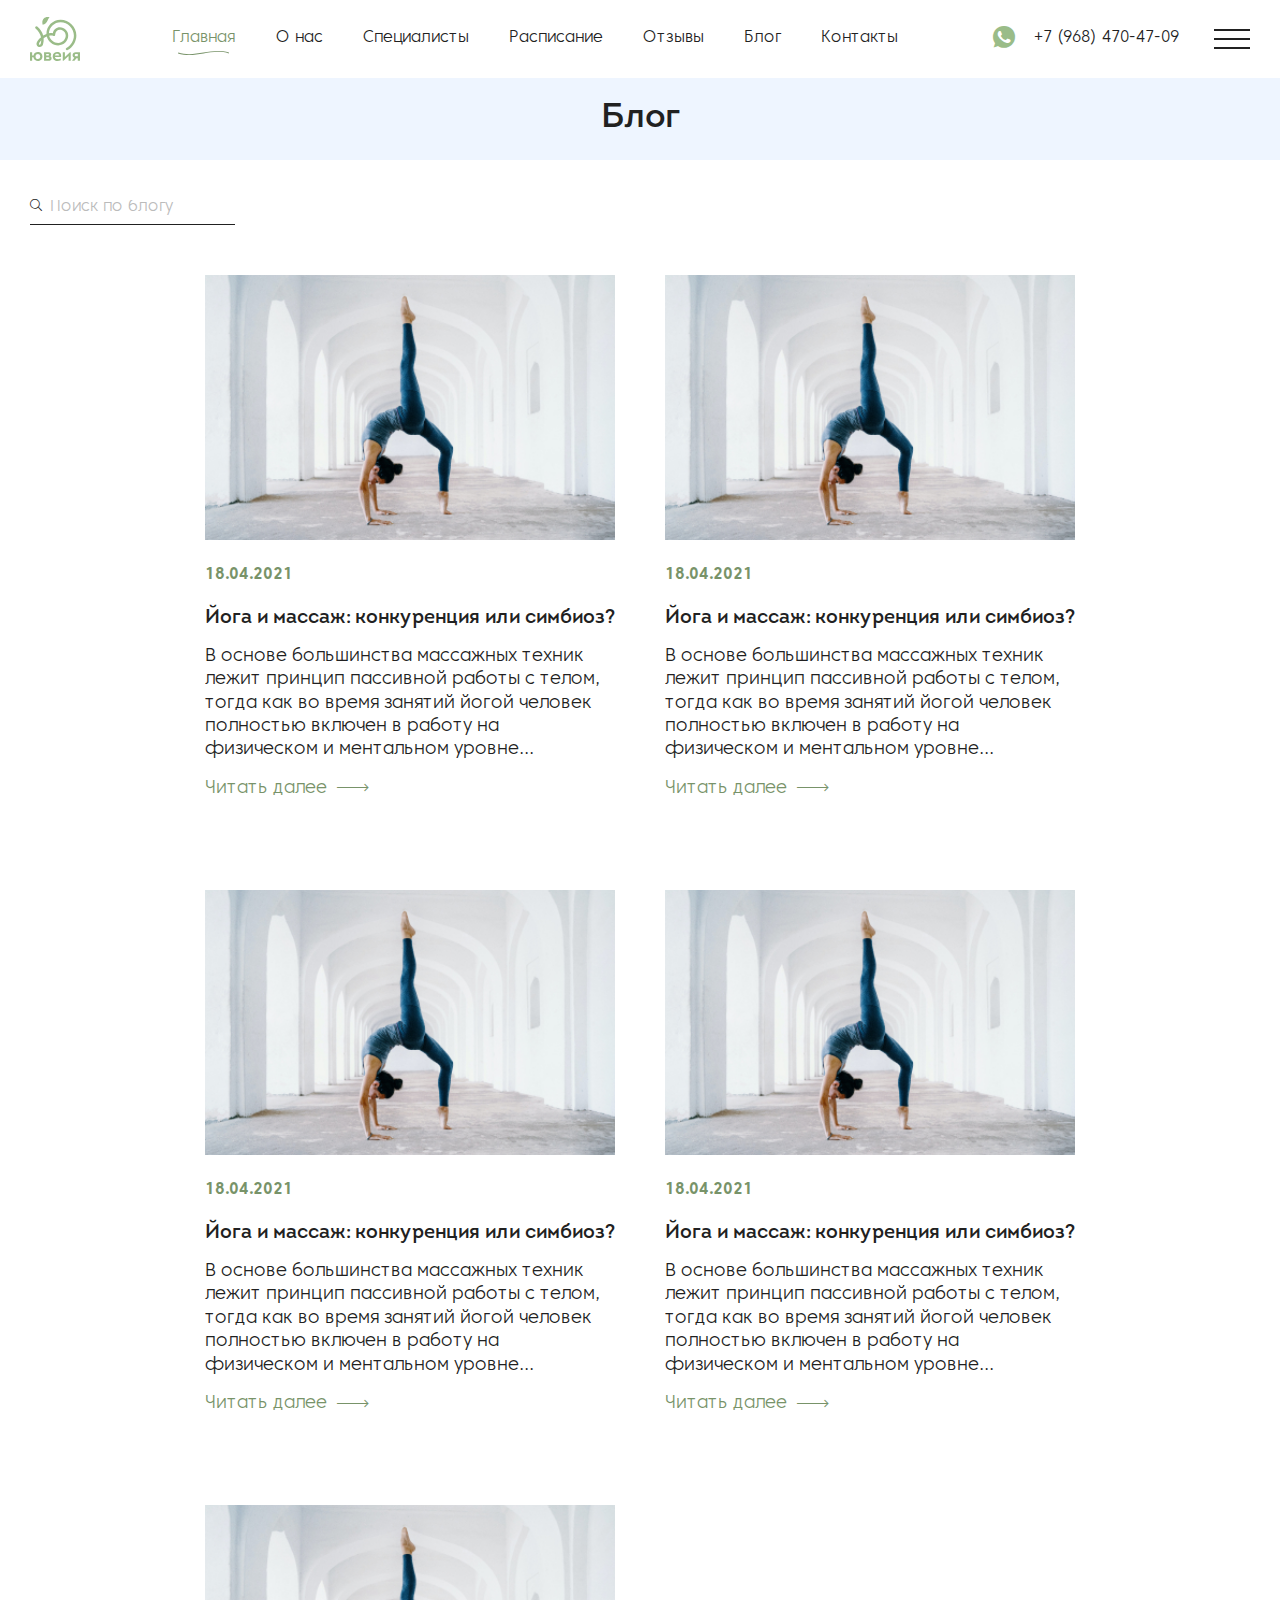
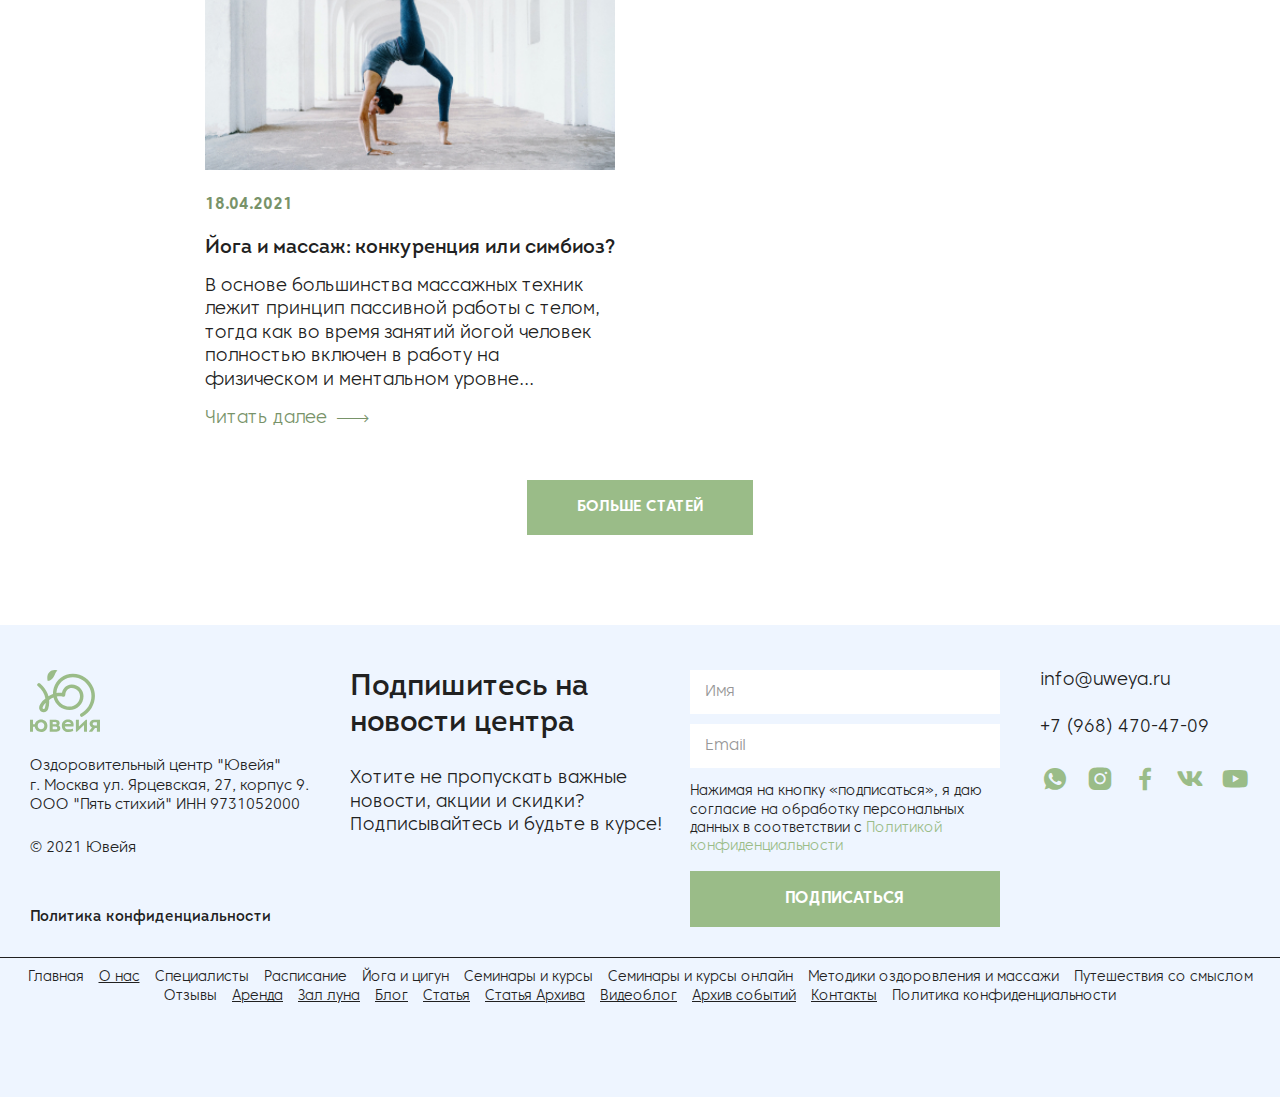
<file: blog.html>
<!DOCTYPE html>
<html lang="ru">

<head>
  <title>Uweya</title>
  <meta charset="utf-8" />
  <meta name="viewport" content="width=device-width, initial-scale=1" />
  <meta name="format-detection" content="telephone=no">
  <link rel="icon" href="favicon.ico">
  <link rel="icon" href="icon.svg" type="image/svg+xml">
  <link rel="apple-touch-icon" href="apple-touch-icon.png">
  <link rel="manifest" href="manifest.webmanifest">
  <link rel="stylesheet" href="css/style.css" />
</head>
<body tabIndex="0">
<header class="header">
  <div class="container">
    <div class="header__body">
      <a href="#home" class="logo header__logo" aria-hidden="true" tabindex="-1">
        <img src="img/logo.svg" class="logo__image" alt="">
      </a>
      <nav class="menubar header__menu" aria-hidden="true">
        <ul class="menubar__list">
          <li class="menubar__item">
            <a href="#!" class="menubar__link text-link menubar__link--active" role="menuitem">Главная</a>
          </li>
          <li class="menubar__item">
            <a href="#!" class="menubar__link text-link" role="menuitem">О нас</a>
          </li>
          <li class="menubar__item">
            <a href="#!" class="menubar__link text-link" role="menuitem">Специалисты</a>
          </li>
          <li class="menubar__item">
            <a href="#!" class="menubar__link text-link" role="menuitem">Расписание</a>
          </li>
          <li class="menubar__item">
            <a href="#!" class="menubar__link text-link" role="menuitem">Отзывы</a>
          </li>
          <li class="menubar__item">
            <a href="#!" class="menubar__link text-link" role="menuitem">Блог</a>
          </li>
          <li class="menubar__item">
            <a href="#!" class="menubar__link text-link" role="menuitem">Контакты</a>
          </li>
        </ul>
      </nav>
      <a href="https://api.whatsapp.com/send?phone=79684704709" class="header__whatsapp">
        <span class="icon-whatsapp" aria-hidden="true"></span>
      </a>
      <a href="tel:+79684704709" class="text-link header__phone">+7 (968) 470-47-09</a>
      <button type="button" class="burger header__burger" id="burger_open" aria-label="menu" aria-controls="navigation">
        <span class="burger__inner"></span>
      </button>
      <div class="side-menu" id="navigation">
        <div class="side-menu__backdrop"></div>
        <div class="side-menu__wrapper">
          <button type="button" class="side-menu__close" id="burger_close" aria-label="close menu">
            <span class="icon-close" aria-hidden="true"></span>
          </button>
          <nav class="menu">
            <ul class="menu__list" role="menubar">
              <li class="menu__item" role="none">
                <a href="#!" class="menu__link text-link menu__link--active" role="menuitem">Главная</a>
              </li>
              <li class="menu__item" role="none">
                <a href="#!" class="menu__link text-link" role="menuitem">О нас</a>
              </li>
              <li class="menu__item" role="none">
                <a href="#!" class="menu__link text-link" role="menuitem">Специалисты</a>
              </li>
              <li class="menu__item" role="none">
                <a href="#!" class="menu__link text-link" role="menuitem">Расписание</a>
              </li>
              <li class="menu__item" role="none">
                <a href="#!" class="menu__link text-link" role="menuitem">Йога и цигун</a>
              </li>
              <li class="menu__item" role="none">
                <a href="#!" class="menu__link text-link" role="menuitem">Семинары и курсы</a>
              </li>
              <li class="menu__item" role="none">
                <a href="#!" class="menu__link text-link" role="menuitem">Семинары и курсы онлайн</a>
              </li>
              <li class="menu__item" role="none">
                <a href="#!" class="menu__link text-link" role="menuitem">Методики оздоровления и массажи</a>
              </li>
              <li class="menu__item" role="none">
                <a href="#!" class="menu__link text-link" role="menuitem">Путешествия со смыслом</a>
              </li>
              <li class="menu__item" role="none">
                <a href="#!" class="menu__link text-link" role="menuitem">Отзывы</a>
              </li>
              <li class="menu__item" role="none">
                <a href="#!" class="menu__link text-link" role="menuitem">Аренда</a>
              </li>
              <li class="menu__item" role="none">
                <a href="#!" class="menu__link text-link" role="menuitem">Блог</a>
              </li>
              <li class="menu__item" role="none">
                <a href="#!" class="menu__link text-link" role="menuitem">Видеоблог</a>
              </li>
              <li class="menu__item" role="none">
                <a href="#!" class="menu__link text-link" role="menuitem">Архив событий</a>
              </li>
              <li class="menu__item" role="none">
                <a href="#!" class="menu__link text-link" role="menuitem">Контакты</a>
              </li>
            </ul>
          </nav>
          <div class="contact">
            <a href="mailto:info@uweya.ru" class="text-link contact__link">info@uweya.ru</a>
            <br>
            <a href="tel:+79684704709" class="text-link contact__link">+7 (968) 470-47-09</a>
            <div class="social contact__social">
              <a href="https://www.instagram.com/uweya_health369/" class="social__link">
                <span class="icon-instagram" aria-hidden="true"></span>
              </a>
              <a href="https://www.facebook.com/centruweya" class="social__link">
                <span class="icon-facebook" aria-hidden="true"></span>
              </a>
              <a href="https://vk.com/centruweya" class="social__link">
                <span class="icon-vk" aria-hidden="true"></span>
              </a>
              <a href="https://www.youtube.com/channel/UCpa2U9KCMdd9GDHrgIxP_yQ/featured" class="social__link">
                <span class="icon-youtube" aria-hidden="true"></span>
              </a>
            </div>
          </div>
        </div>
      </div>
    </div>
  </div>
</header>  <main>
    <section class="blog">
      <h1 class="page-title blog__title">Блог</h1>
      <div class="container">
        <form action="#" class="search-form blog__search">
          <input type="search" name="q" placeholder="Поиск по блогу" class="search-form__input">
          <button type="submit" class="search-form__submit" aria-label="search">
            <span class="icon-search" aria-hidden="true"></span>
          </button>
        </form>
        <div class="blog__cards">
          <article class="blog-entry">
            <a href="#yoga&massage" class="blog-entry__image ibg" aria-hidden="true">
              <img src="img/blog-entry.jpg" alt="" loading="lazy">
            </a>
            <div class="blog-entry__date">18.04.2021</div>
            <h2 class="blog-entry__title">Йога и массаж: конкуренция или симбиоз?</h2>
            <p class="main-text blog-entry__text">
              В основе большинства массажных техник лежит принцип пассивной работы с телом, тогда как во время занятий
              йогой человек
              полностью включен в работу на физическом и ментальном уровне...
            </p>
            <a href="#yoga&massage" class="blog-entry__link">
              <span class="label">Читать далее</span>
              <span class="icon-arrow" aria-hidden="true"></span>
            </a>
          </article>
          <article class="blog-entry">
            <a href="#yoga&massage" class="blog-entry__image ibg" aria-hidden="true">
              <img src="img/blog-entry.jpg" alt="" loading="lazy">
            </a>
            <div class="blog-entry__date">18.04.2021</div>
            <h2 class="blog-entry__title">Йога и массаж: конкуренция или симбиоз?</h2>
            <p class="main-text blog-entry__text">
              В основе большинства массажных техник лежит принцип пассивной работы с телом, тогда как во время занятий
              йогой человек
              полностью включен в работу на физическом и ментальном уровне...
            </p>
            <a href="#yoga&massage" class="blog-entry__link">
              <span class="label">Читать далее</span>
              <span class="icon-arrow" aria-hidden="true"></span>
            </a>
          </article>
          <article class="blog-entry">
            <a href="#yoga&massage" class="blog-entry__image ibg" aria-hidden="true">
              <img src="img/blog-entry.jpg" alt="" loading="lazy">
            </a>
            <div class="blog-entry__date">18.04.2021</div>
            <h2 class="blog-entry__title">Йога и массаж: конкуренция или симбиоз?</h2>
            <p class="main-text blog-entry__text">
              В основе большинства массажных техник лежит принцип пассивной работы с телом, тогда как во время занятий
              йогой человек
              полностью включен в работу на физическом и ментальном уровне...
            </p>
            <a href="#yoga&massage" class="blog-entry__link">
              <span class="label">Читать далее</span>
              <span class="icon-arrow" aria-hidden="true"></span>
            </a>
          </article>
          <article class="blog-entry">
            <a href="#yoga&massage" class="blog-entry__image ibg" aria-hidden="true">
              <img src="img/blog-entry.jpg" alt="" loading="lazy">
            </a>
            <div class="blog-entry__date">18.04.2021</div>
            <h2 class="blog-entry__title">Йога и массаж: конкуренция или симбиоз?</h2>
            <p class="main-text blog-entry__text">
              В основе большинства массажных техник лежит принцип пассивной работы с телом, тогда как во время занятий
              йогой человек
              полностью включен в работу на физическом и ментальном уровне...
            </p>
            <a href="#yoga&massage" class="blog-entry__link">
              <span class="label">Читать далее</span>
              <span class="icon-arrow" aria-hidden="true"></span>
            </a>
          </article>
          <article class="blog-entry">
            <a href="#yoga&massage" class="blog-entry__image ibg" aria-hidden="true">
              <img src="img/blog-entry.jpg" alt="" loading="lazy">
            </a>
            <div class="blog-entry__date">18.04.2021</div>
            <h2 class="blog-entry__title">Йога и массаж: конкуренция или симбиоз?</h2>
            <p class="main-text blog-entry__text">
              В основе большинства массажных техник лежит принцип пассивной работы с телом, тогда как во время занятий
              йогой человек
              полностью включен в работу на физическом и ментальном уровне...
            </p>
            <a href="#yoga&massage" class="blog-entry__link">
              <span class="label">Читать далее</span>
              <span class="icon-arrow" aria-hidden="true"></span>
            </a>
          </article>
        </div>
        <div class="blog__more">
          <button type="button" class="btn ">Больше статей</button>
        </div>
      </div>
    </section>
  </main>
<footer class="footer">
  <div class="container">
    <div class="footer__body">
      <div class="details">
        <a href="#home" class="details__logo" aria-hidden="true" tabindex="-1">
          <img src="img/logo.svg" alt="">
        </a>
        <address class="details__address">
          Оздоровительный центр "Ювейя"<br>
          г. Москва ул. Ярцевская, 27, корпус 9.<br>
          ООО "Пять стихий" ИНН 9731052000
        </address>
        <small class="details__copyright">&copy; 2021 Ювейя</small>
        <a href="#policy" class="text-link details__policy">Политика конфиденциальности</a>
      </div>
      <div class="form">
        <div class="message">
          <h2 class="message__title">Подпишитесь на новости центра</h2>
          <p class="message__info">
            Хотите не пропускать важные новости, акции и скидки? Подписывайтесь и будьте в курсе!
          </p>
        </div>
        <form action="#!" class="subscribe">
          <ul class="subscribe__form" role="none">
            <li class="subscribe__input">
              <label for="subscribe_name" class="screen-reader">Имя</label>
              <input type="text" id="subscribe_name" name="subscribe_name" placeholder="Имя" required>
            </li>
            <li class="subscribe__input">
              <label for="subscribe_email" class="screen-reader">Email</label>
              <input type="email" id="subscribe_email" name="subscribe_email" placeholder="Email" required>
            </li>
          </ul>
          <p class="subscribe__policy">
            Нажимая на кнопку «подписаться», я даю согласие на обработку персональных данных в соответствии с
            <a href="#privacy-policy" class="text-link">Политикой конфиденциальности</a>
          </p>
          <button type="submit" class="btn btn--big btn--wide">Подписаться</button>
        </form>
      </div>
      <div class="contact">
        <a href="mailto:info@uweya.ru" class="text-link contact__link">info@uweya.ru</a>
        <br>
        <a href="tel:+79684704709" class="text-link contact__link">+7 (968) 470-47-09</a>
        <div class="social">
          <a href="https://api.whatsapp.com/send?phone=79684704709" class="social__link">
            <span class="icon-whatsapp" aria-hidden="true"></span>
          </a>
          <a href="https://www.instagram.com/uweya_health369/" class="social__link">
            <span class="icon-instagram" aria-hidden="true"></span>
          </a>
          <a href="https://www.facebook.com/centruweya" class="social__link">
            <span class="icon-facebook" aria-hidden="true"></span>
          </a>
          <a href="https://vk.com/centruweya" class="social__link">
            <span class="icon-vk" aria-hidden="true"></span>
          </a>
          <a href="https://www.youtube.com/channel/UCpa2U9KCMdd9GDHrgIxP_yQ/featured" class="social__link">
            <span class="icon-youtube" aria-hidden="true"></span>
          </a>
        </div>
      </div>
    </div>
  </div>
  <div class="temporal-navigation">
    <a href="https://sharaputo.github.io/uweya/">Главная</a>
    <a href="https://sharaputo.github.io/uweya/about.html" class="ready">О нас</a>
    <a href="https://sharaputo.github.io/uweya/experts.html">Специалисты</a>
    <a href="">Расписание</a>
    <a href="">Йога и цигун</a>
    <a href="">Семинары и курсы</a>
    <a href="">Семинары и курсы онлайн</a>
    <a href="">Методики оздоровления и массажи</a>
    <a href="">Путешествия со смыслом</a>
    <a href="">Отзывы</a>
    <a href="https://sharaputo.github.io/uweya/rent.html" class="ready">Аренда</a>
    <a href="https://sharaputo.github.io/uweya/moon-hall.html" class="ready">Зал луна</a>
    <a href="https://sharaputo.github.io/uweya/blog.html" class="ready">Блог</a>
    <a href="https://sharaputo.github.io/uweya/article.html" class="ready">Статья</a>
    <a href="https://sharaputo.github.io/uweya/article-archived.html" class="ready">Статья Архива</a>
    <a href="https://sharaputo.github.io/uweya/video-blog.html" class="ready">Видеоблог</a>
    <a href="https://sharaputo.github.io/uweya/archive.html" class="ready">Архив событий</a>
    <a href="https://sharaputo.github.io/uweya/contacts.html" class="ready">Контакты</a>
    <a href="">Политика конфиденциальности</a>
    <style>
      .temporal-navigation {
        text-align: center;
        padding-top: 10px;
        padding-bottom: 10px;
        border-top: 1px solid #212121;
        margin-top: 30px;
      }

      .temporal-navigation a {
        font-size: 14px;
        color: #212121;
        margin: 0 5px;
      }

      .temporal-navigation a:hover {
        color: #789369;
      }

      .ready {
        text-decoration: underline;
      }
    </style>
  </div>
</footer><script src="js/libs/bodyScrollLock.min.js"></script>
<script src="js/main.js"></script></body>

</html>
</file>
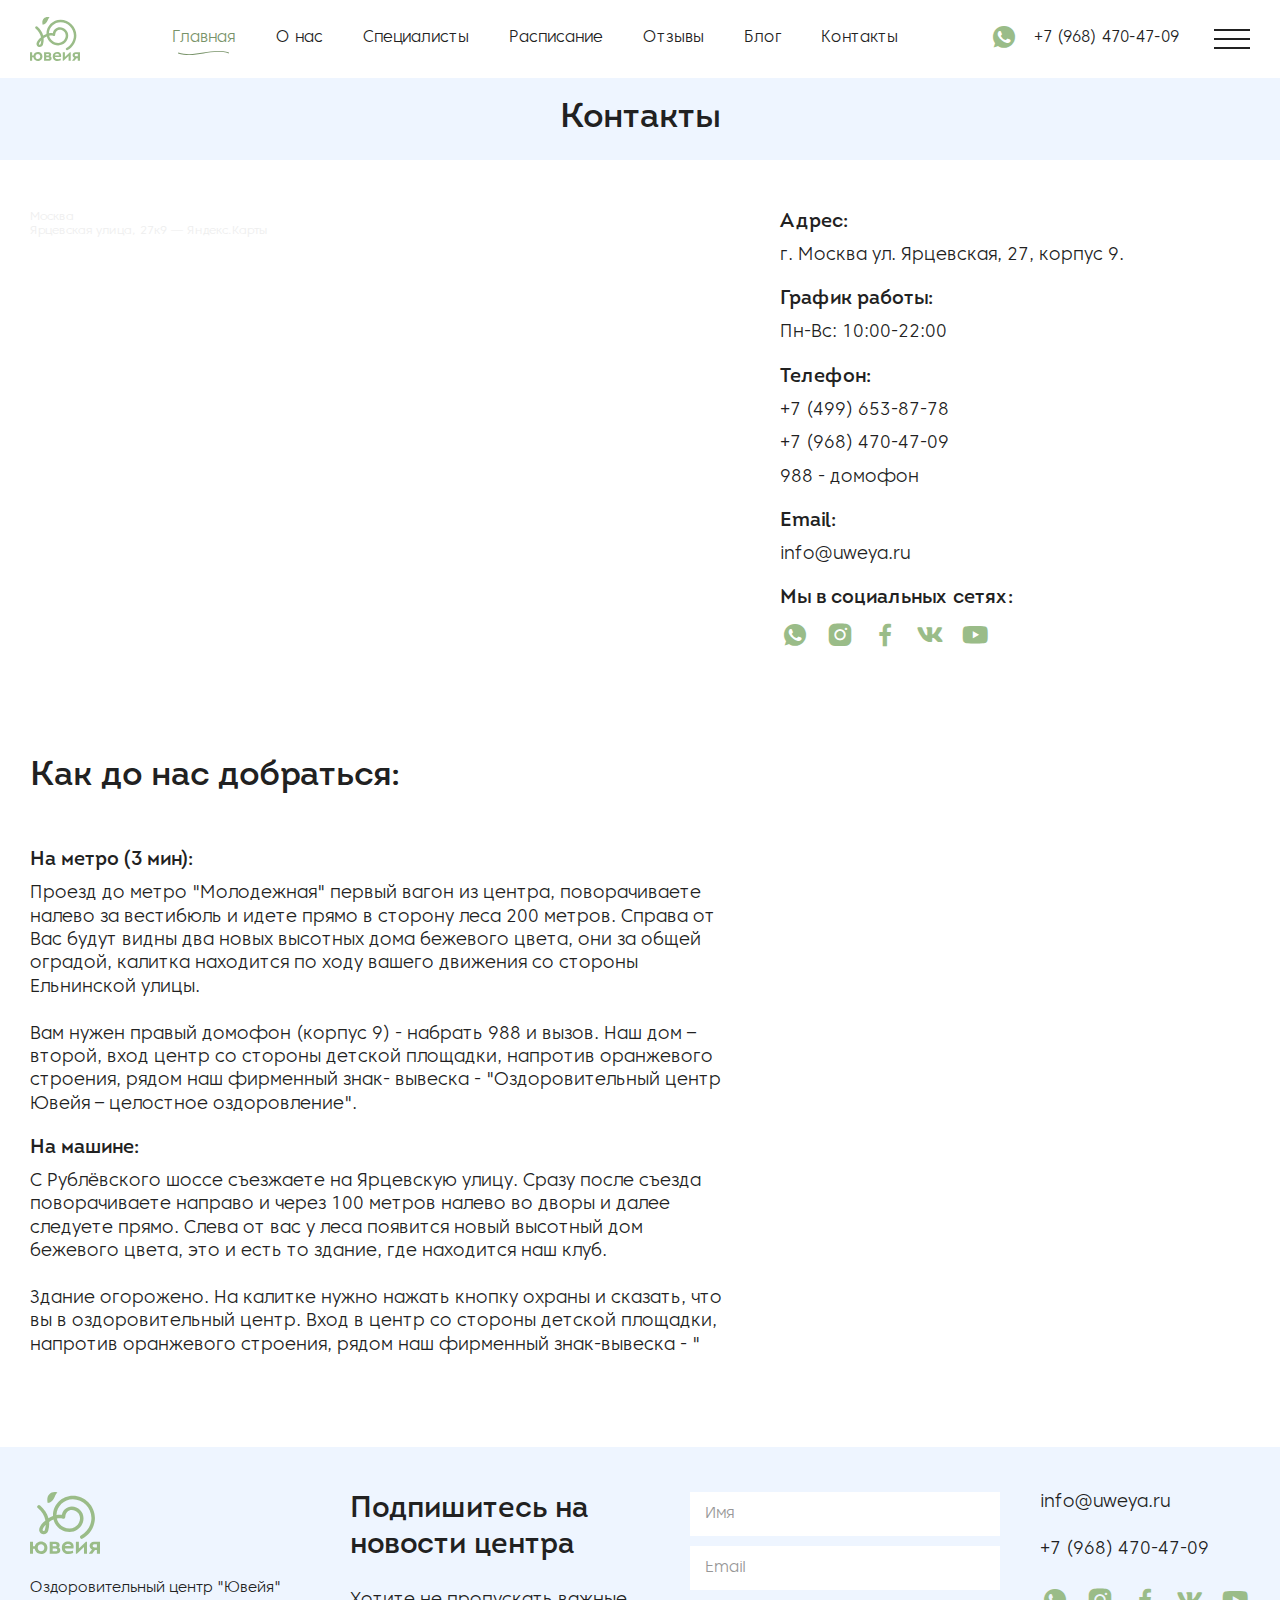
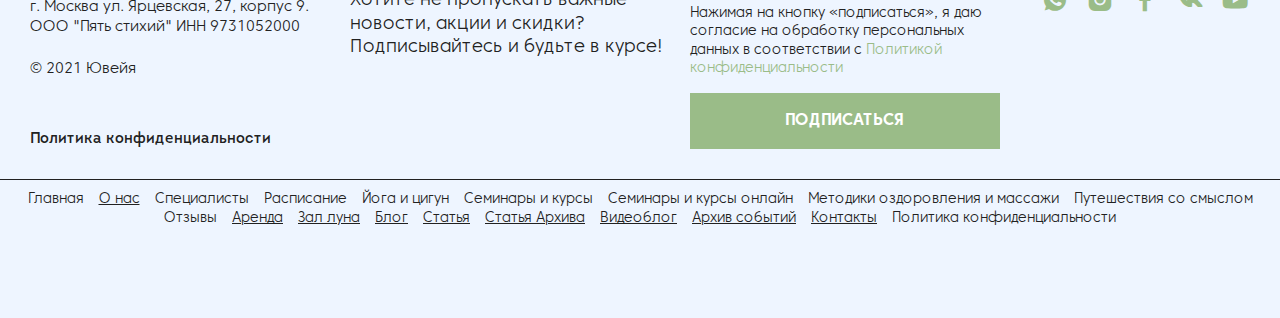
<file: contacts.html>
<!DOCTYPE html>
<html lang="ru">

<head>
  <title>Uweya</title>
  <meta charset="utf-8" />
  <meta name="viewport" content="width=device-width, initial-scale=1" />
  <meta name="format-detection" content="telephone=no">
  <link rel="icon" href="favicon.ico">
  <link rel="icon" href="icon.svg" type="image/svg+xml">
  <link rel="apple-touch-icon" href="apple-touch-icon.png">
  <link rel="manifest" href="manifest.webmanifest">
  <link rel="stylesheet" href="css/style.css" />
</head>
<body tabIndex="0">
<header class="header">
  <div class="container">
    <div class="header__body">
      <a href="#home" class="logo header__logo" aria-hidden="true" tabindex="-1">
        <img src="img/logo.svg" class="logo__image" alt="">
      </a>
      <nav class="menubar header__menu" aria-hidden="true">
        <ul class="menubar__list">
          <li class="menubar__item">
            <a href="#!" class="menubar__link text-link menubar__link--active" role="menuitem">Главная</a>
          </li>
          <li class="menubar__item">
            <a href="#!" class="menubar__link text-link" role="menuitem">О нас</a>
          </li>
          <li class="menubar__item">
            <a href="#!" class="menubar__link text-link" role="menuitem">Специалисты</a>
          </li>
          <li class="menubar__item">
            <a href="#!" class="menubar__link text-link" role="menuitem">Расписание</a>
          </li>
          <li class="menubar__item">
            <a href="#!" class="menubar__link text-link" role="menuitem">Отзывы</a>
          </li>
          <li class="menubar__item">
            <a href="#!" class="menubar__link text-link" role="menuitem">Блог</a>
          </li>
          <li class="menubar__item">
            <a href="#!" class="menubar__link text-link" role="menuitem">Контакты</a>
          </li>
        </ul>
      </nav>
      <a href="https://api.whatsapp.com/send?phone=79684704709" class="header__whatsapp">
        <span class="icon-whatsapp" aria-hidden="true"></span>
      </a>
      <a href="tel:+79684704709" class="text-link header__phone">+7 (968) 470-47-09</a>
      <button type="button" class="burger header__burger" id="burger_open" aria-label="menu" aria-controls="navigation">
        <span class="burger__inner"></span>
      </button>
      <div class="side-menu" id="navigation">
        <div class="side-menu__backdrop"></div>
        <div class="side-menu__wrapper">
          <button type="button" class="side-menu__close" id="burger_close" aria-label="close menu">
            <span class="icon-close" aria-hidden="true"></span>
          </button>
          <nav class="menu">
            <ul class="menu__list" role="menubar">
              <li class="menu__item" role="none">
                <a href="#!" class="menu__link text-link menu__link--active" role="menuitem">Главная</a>
              </li>
              <li class="menu__item" role="none">
                <a href="#!" class="menu__link text-link" role="menuitem">О нас</a>
              </li>
              <li class="menu__item" role="none">
                <a href="#!" class="menu__link text-link" role="menuitem">Специалисты</a>
              </li>
              <li class="menu__item" role="none">
                <a href="#!" class="menu__link text-link" role="menuitem">Расписание</a>
              </li>
              <li class="menu__item" role="none">
                <a href="#!" class="menu__link text-link" role="menuitem">Йога и цигун</a>
              </li>
              <li class="menu__item" role="none">
                <a href="#!" class="menu__link text-link" role="menuitem">Семинары и курсы</a>
              </li>
              <li class="menu__item" role="none">
                <a href="#!" class="menu__link text-link" role="menuitem">Семинары и курсы онлайн</a>
              </li>
              <li class="menu__item" role="none">
                <a href="#!" class="menu__link text-link" role="menuitem">Методики оздоровления и массажи</a>
              </li>
              <li class="menu__item" role="none">
                <a href="#!" class="menu__link text-link" role="menuitem">Путешествия со смыслом</a>
              </li>
              <li class="menu__item" role="none">
                <a href="#!" class="menu__link text-link" role="menuitem">Отзывы</a>
              </li>
              <li class="menu__item" role="none">
                <a href="#!" class="menu__link text-link" role="menuitem">Аренда</a>
              </li>
              <li class="menu__item" role="none">
                <a href="#!" class="menu__link text-link" role="menuitem">Блог</a>
              </li>
              <li class="menu__item" role="none">
                <a href="#!" class="menu__link text-link" role="menuitem">Видеоблог</a>
              </li>
              <li class="menu__item" role="none">
                <a href="#!" class="menu__link text-link" role="menuitem">Архив событий</a>
              </li>
              <li class="menu__item" role="none">
                <a href="#!" class="menu__link text-link" role="menuitem">Контакты</a>
              </li>
            </ul>
          </nav>
          <div class="contact">
            <a href="mailto:info@uweya.ru" class="text-link contact__link">info@uweya.ru</a>
            <br>
            <a href="tel:+79684704709" class="text-link contact__link">+7 (968) 470-47-09</a>
            <div class="social contact__social">
              <a href="https://www.instagram.com/uweya_health369/" class="social__link">
                <span class="icon-instagram" aria-hidden="true"></span>
              </a>
              <a href="https://www.facebook.com/centruweya" class="social__link">
                <span class="icon-facebook" aria-hidden="true"></span>
              </a>
              <a href="https://vk.com/centruweya" class="social__link">
                <span class="icon-vk" aria-hidden="true"></span>
              </a>
              <a href="https://www.youtube.com/channel/UCpa2U9KCMdd9GDHrgIxP_yQ/featured" class="social__link">
                <span class="icon-youtube" aria-hidden="true"></span>
              </a>
            </div>
          </div>
        </div>
      </div>
    </div>
  </div>
</header>  <main>
    <section class="contacts">
      <h1 class="page-title contacts__title">Контакты</h1>
      <div class="container">
        <div class="contacts__content">
          <div class="contacts__map">
            <a href="https://yandex.ru/maps/213/moscow/?utm_medium=mapframe&utm_source=maps"
              style="color:#eee;font-size:12px;position:absolute;top:0px;">Москва</a>
            <a href="https://yandex.ru/maps/213/moscow/house/yartsevskaya_ulitsa_27k9/Z04YcgZjT0IEQFtvfXt1cnRrZg==/?ll=37.413673%2C55.743882&utm_medium=mapframe&utm_source=maps&z=16.83"
              style="color:#eee;font-size:12px;position:absolute;top:14px;">Ярцевская улица, 27к9 —
              Яндекс.Карты</a>
            <iframe src="https://yandex.ru/map-widget/v1/-/CCUQbOxXTC" frameborder="1" allowfullscreen="true"
              style="position:relative;"></iframe>
          </div>
          <div class="contacts__info">
            <h2 class="contacts__subtitle">Адрес:</h2>
            <address class="main-text contacts__address">г. Москва ул. Ярцевская, 27, корпус 9.</address>
            <h2 class="contacts__subtitle">График работы:</h2>
            <div class="main-text contacts__schedule">Пн-Вс: 10:00-22:00</div>
            <h2 class="contacts__subtitle">Телефон:</h2>
            <a href="tel:+4996538778" class="main-text text-link contacts__link">+7 (499) 653-87-78</a>
            <br>
            <a href="tel:+79684704709" class="main-text text-link contacts__link">+7 (968) 470-47-09</a>
            <div class="main-text contacts__code">988 - домофон</div>
            <h2 class="contacts__subtitle">Email:</h2>
            <a href="mailto:info@uweya.ru" class="main-text text-link contacts__link contacts__email">info@uweya.ru</a>
            <h2 class="contacts__subtitle">Мы в социальных сетях:</h2>
            <div class="social">
              <a href="https://api.whatsapp.com/send?phone=79684704709" class="social__link">
                <span class="icon-whatsapp" aria-hidden="true"></span>
              </a>
              <a href="https://www.instagram.com/uweya_health369/" class="social__link">
                <span class="icon-instagram" aria-hidden="true"></span>
              </a>
              <a href="https://www.facebook.com/centruweya" class="social__link">
                <span class="icon-facebook" aria-hidden="true"></span>
              </a>
              <a href="https://vk.com/centruweya" class="social__link">
                <span class="icon-vk" aria-hidden="true"></span>
              </a>
              <a href="https://www.youtube.com/channel/UCpa2U9KCMdd9GDHrgIxP_yQ/featured" class="social__link">
                <span class="icon-youtube" aria-hidden="true"></span>
              </a>
            </div>
          </div>
        </div>
      </div>
    </section>
    <section class="route">
      <div class="container">
        <h2 class="route__title">Как до нас добраться:</h2>
        <h3 class="route__subtitle">На метро (3 мин):</h3>
        <p class="main-text route__text">
          Проезд до метро "Молодежная" первый вагон из центра, поворачиваете налево за вестибюль и идете прямо в сторону
          леса 200
          метров. Справа от Вас будут видны два новых высотных дома бежевого цвета, они за общей оградой, калитка
          находится по
          ходу вашего движения со стороны Ельнинской улицы. <br><br>
          Вам нужен правый домофон (корпус 9) - набрать 988 и вызов. Наш дом – второй, вход центр со стороны детской
          площадки,
          напротив оранжевого строения, рядом наш фирменный знак- вывеска - "Оздоровительный центр Ювейя – целостное
          оздоровление".
        </p>
        <h3 class="route__subtitle">На машине:</h3>
        <p class="main-text route__text">
          С Рублёвского шоссе съезжаете на Ярцевскую улицу. Сразу после съезда поворачиваете направо и через 100 метров
          налево во
          дворы и далее следуете прямо. Слева от вас у леса появится новый высотный дом бежевого цвета, это и есть то
          здание, где
          находится наш клуб. <br><br>
          Здание огорожено. На калитке нужно нажать кнопку охраны и сказать, что вы в оздоровительный центр. Вход в
          центр со
          стороны детской площадки, напротив оранжевого строения, рядом наш фирменный знак-вывеска - "
        </p>
      </div>
    </section>
  </main>
<footer class="footer">
  <div class="container">
    <div class="footer__body">
      <div class="details">
        <a href="#home" class="details__logo" aria-hidden="true" tabindex="-1">
          <img src="img/logo.svg" alt="">
        </a>
        <address class="details__address">
          Оздоровительный центр "Ювейя"<br>
          г. Москва ул. Ярцевская, 27, корпус 9.<br>
          ООО "Пять стихий" ИНН 9731052000
        </address>
        <small class="details__copyright">&copy; 2021 Ювейя</small>
        <a href="#policy" class="text-link details__policy">Политика конфиденциальности</a>
      </div>
      <div class="form">
        <div class="message">
          <h2 class="message__title">Подпишитесь на новости центра</h2>
          <p class="message__info">
            Хотите не пропускать важные новости, акции и скидки? Подписывайтесь и будьте в курсе!
          </p>
        </div>
        <form action="#!" class="subscribe">
          <ul class="subscribe__form" role="none">
            <li class="subscribe__input">
              <label for="subscribe_name" class="screen-reader">Имя</label>
              <input type="text" id="subscribe_name" name="subscribe_name" placeholder="Имя" required>
            </li>
            <li class="subscribe__input">
              <label for="subscribe_email" class="screen-reader">Email</label>
              <input type="email" id="subscribe_email" name="subscribe_email" placeholder="Email" required>
            </li>
          </ul>
          <p class="subscribe__policy">
            Нажимая на кнопку «подписаться», я даю согласие на обработку персональных данных в соответствии с
            <a href="#privacy-policy" class="text-link">Политикой конфиденциальности</a>
          </p>
          <button type="submit" class="btn btn--big btn--wide">Подписаться</button>
        </form>
      </div>
      <div class="contact">
        <a href="mailto:info@uweya.ru" class="text-link contact__link">info@uweya.ru</a>
        <br>
        <a href="tel:+79684704709" class="text-link contact__link">+7 (968) 470-47-09</a>
        <div class="social">
          <a href="https://api.whatsapp.com/send?phone=79684704709" class="social__link">
            <span class="icon-whatsapp" aria-hidden="true"></span>
          </a>
          <a href="https://www.instagram.com/uweya_health369/" class="social__link">
            <span class="icon-instagram" aria-hidden="true"></span>
          </a>
          <a href="https://www.facebook.com/centruweya" class="social__link">
            <span class="icon-facebook" aria-hidden="true"></span>
          </a>
          <a href="https://vk.com/centruweya" class="social__link">
            <span class="icon-vk" aria-hidden="true"></span>
          </a>
          <a href="https://www.youtube.com/channel/UCpa2U9KCMdd9GDHrgIxP_yQ/featured" class="social__link">
            <span class="icon-youtube" aria-hidden="true"></span>
          </a>
        </div>
      </div>
    </div>
  </div>
  <div class="temporal-navigation">
    <a href="https://sharaputo.github.io/uweya/">Главная</a>
    <a href="https://sharaputo.github.io/uweya/about.html" class="ready">О нас</a>
    <a href="https://sharaputo.github.io/uweya/experts.html">Специалисты</a>
    <a href="">Расписание</a>
    <a href="">Йога и цигун</a>
    <a href="">Семинары и курсы</a>
    <a href="">Семинары и курсы онлайн</a>
    <a href="">Методики оздоровления и массажи</a>
    <a href="">Путешествия со смыслом</a>
    <a href="">Отзывы</a>
    <a href="https://sharaputo.github.io/uweya/rent.html" class="ready">Аренда</a>
    <a href="https://sharaputo.github.io/uweya/moon-hall.html" class="ready">Зал луна</a>
    <a href="https://sharaputo.github.io/uweya/blog.html" class="ready">Блог</a>
    <a href="https://sharaputo.github.io/uweya/article.html" class="ready">Статья</a>
    <a href="https://sharaputo.github.io/uweya/article-archived.html" class="ready">Статья Архива</a>
    <a href="https://sharaputo.github.io/uweya/video-blog.html" class="ready">Видеоблог</a>
    <a href="https://sharaputo.github.io/uweya/archive.html" class="ready">Архив событий</a>
    <a href="https://sharaputo.github.io/uweya/contacts.html" class="ready">Контакты</a>
    <a href="">Политика конфиденциальности</a>
    <style>
      .temporal-navigation {
        text-align: center;
        padding-top: 10px;
        padding-bottom: 10px;
        border-top: 1px solid #212121;
        margin-top: 30px;
      }

      .temporal-navigation a {
        font-size: 14px;
        color: #212121;
        margin: 0 5px;
      }

      .temporal-navigation a:hover {
        color: #789369;
      }

      .ready {
        text-decoration: underline;
      }
    </style>
  </div>
</footer><script src="js/libs/bodyScrollLock.min.js"></script>
<script src="js/main.js"></script></body>

</html>
</file>
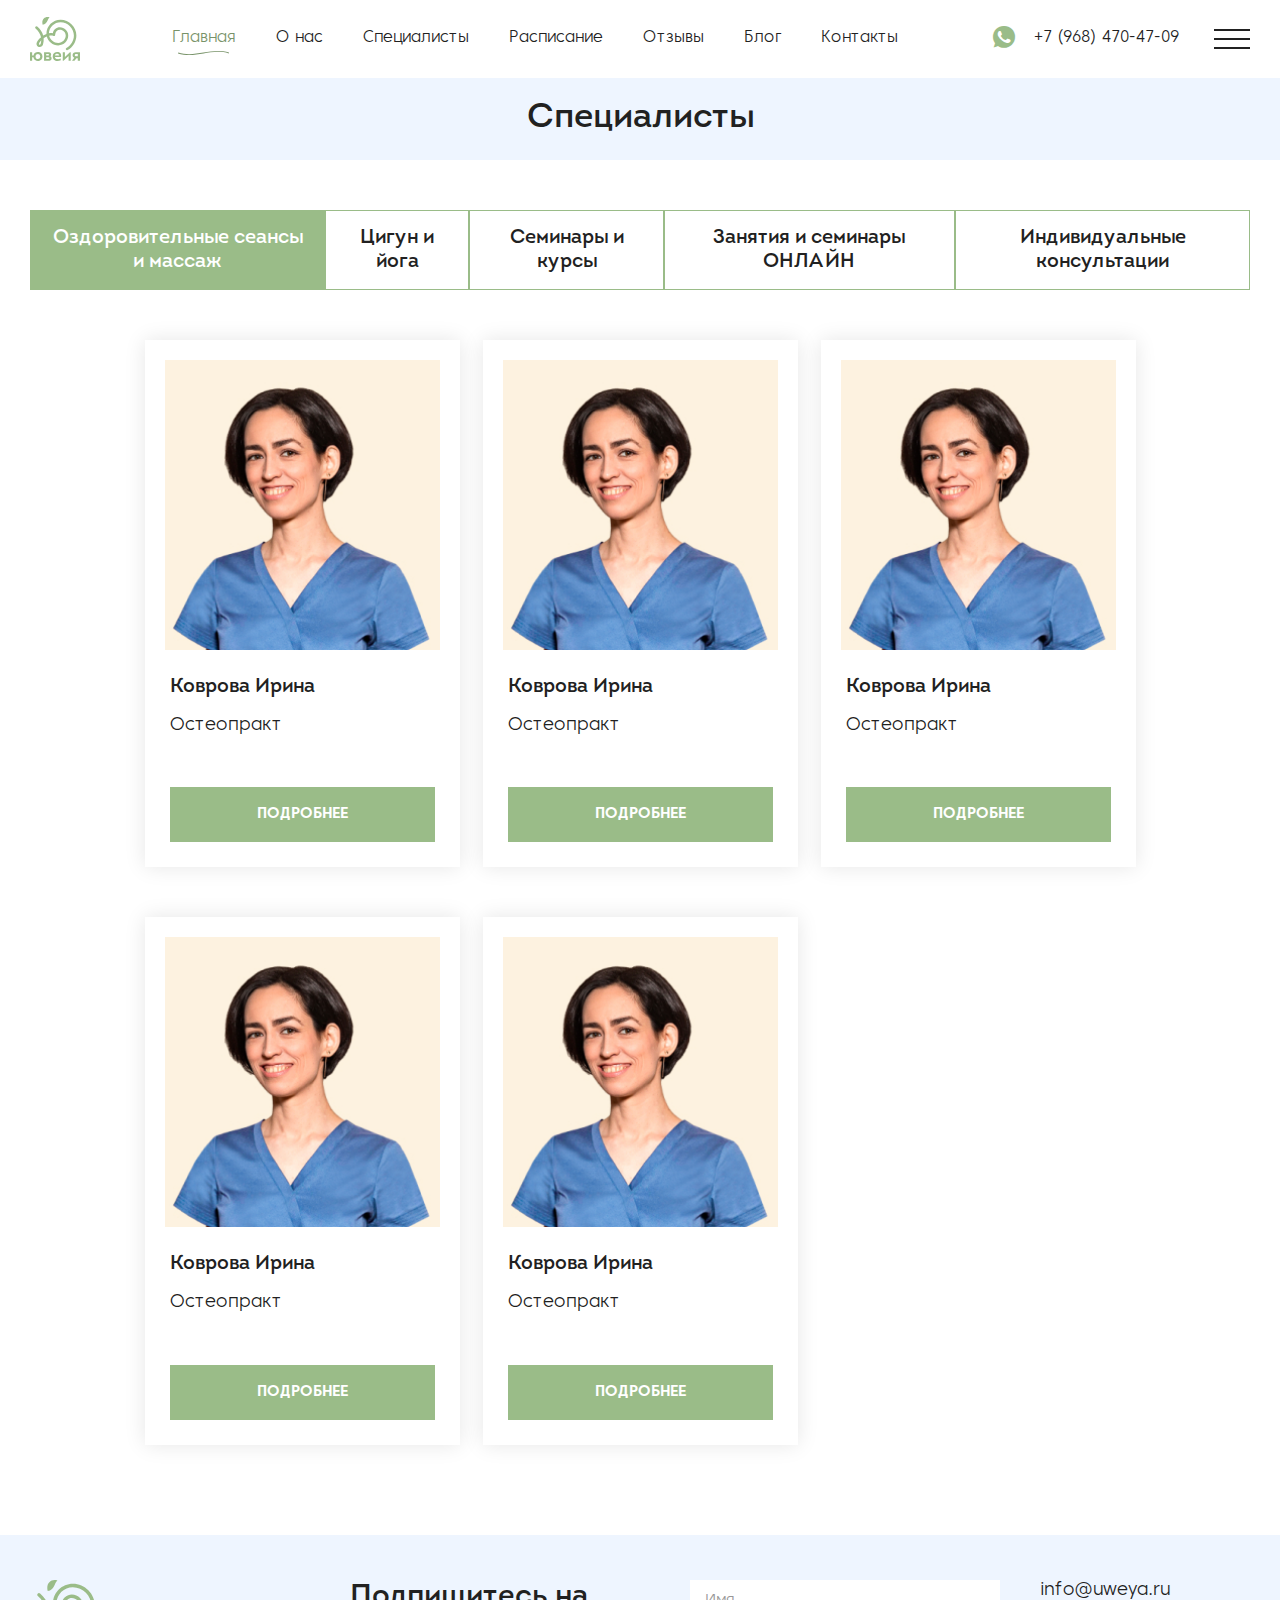
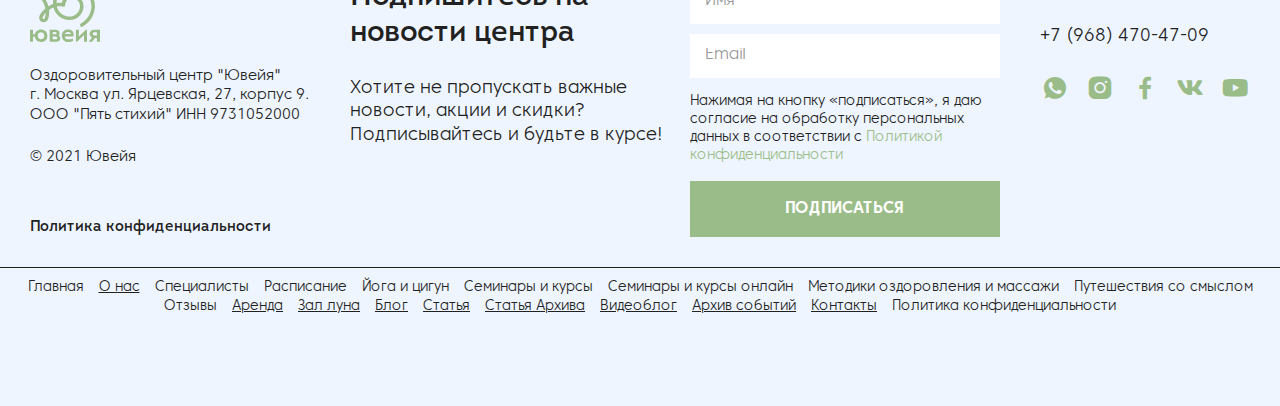
<file: experts.html>
<!DOCTYPE html>
<html lang="ru">

<head>
  <title>Uweya</title>
  <meta charset="utf-8" />
  <meta name="viewport" content="width=device-width, initial-scale=1" />
  <meta name="format-detection" content="telephone=no">
  <link rel="icon" href="favicon.ico">
  <link rel="icon" href="icon.svg" type="image/svg+xml">
  <link rel="apple-touch-icon" href="apple-touch-icon.png">
  <link rel="manifest" href="manifest.webmanifest">
  <link rel="stylesheet" href="css/style.css" />
</head>
<body tabIndex="0">
<header class="header">
  <div class="container">
    <div class="header__body">
      <a href="#home" class="logo header__logo" aria-hidden="true" tabindex="-1">
        <img src="img/logo.svg" class="logo__image" alt="">
      </a>
      <nav class="menubar header__menu" aria-hidden="true">
        <ul class="menubar__list">
          <li class="menubar__item">
            <a href="#!" class="menubar__link text-link menubar__link--active" role="menuitem">Главная</a>
          </li>
          <li class="menubar__item">
            <a href="#!" class="menubar__link text-link" role="menuitem">О нас</a>
          </li>
          <li class="menubar__item">
            <a href="#!" class="menubar__link text-link" role="menuitem">Специалисты</a>
          </li>
          <li class="menubar__item">
            <a href="#!" class="menubar__link text-link" role="menuitem">Расписание</a>
          </li>
          <li class="menubar__item">
            <a href="#!" class="menubar__link text-link" role="menuitem">Отзывы</a>
          </li>
          <li class="menubar__item">
            <a href="#!" class="menubar__link text-link" role="menuitem">Блог</a>
          </li>
          <li class="menubar__item">
            <a href="#!" class="menubar__link text-link" role="menuitem">Контакты</a>
          </li>
        </ul>
      </nav>
      <a href="https://api.whatsapp.com/send?phone=79684704709" class="header__whatsapp">
        <span class="icon-whatsapp" aria-hidden="true"></span>
      </a>
      <a href="tel:+79684704709" class="text-link header__phone">+7 (968) 470-47-09</a>
      <button type="button" class="burger header__burger" id="burger_open" aria-label="menu" aria-controls="navigation">
        <span class="burger__inner"></span>
      </button>
      <div class="side-menu" id="navigation">
        <div class="side-menu__backdrop"></div>
        <div class="side-menu__wrapper">
          <button type="button" class="side-menu__close" id="burger_close" aria-label="close menu">
            <span class="icon-close" aria-hidden="true"></span>
          </button>
          <nav class="menu">
            <ul class="menu__list" role="menubar">
              <li class="menu__item" role="none">
                <a href="#!" class="menu__link text-link menu__link--active" role="menuitem">Главная</a>
              </li>
              <li class="menu__item" role="none">
                <a href="#!" class="menu__link text-link" role="menuitem">О нас</a>
              </li>
              <li class="menu__item" role="none">
                <a href="#!" class="menu__link text-link" role="menuitem">Специалисты</a>
              </li>
              <li class="menu__item" role="none">
                <a href="#!" class="menu__link text-link" role="menuitem">Расписание</a>
              </li>
              <li class="menu__item" role="none">
                <a href="#!" class="menu__link text-link" role="menuitem">Йога и цигун</a>
              </li>
              <li class="menu__item" role="none">
                <a href="#!" class="menu__link text-link" role="menuitem">Семинары и курсы</a>
              </li>
              <li class="menu__item" role="none">
                <a href="#!" class="menu__link text-link" role="menuitem">Семинары и курсы онлайн</a>
              </li>
              <li class="menu__item" role="none">
                <a href="#!" class="menu__link text-link" role="menuitem">Методики оздоровления и массажи</a>
              </li>
              <li class="menu__item" role="none">
                <a href="#!" class="menu__link text-link" role="menuitem">Путешествия со смыслом</a>
              </li>
              <li class="menu__item" role="none">
                <a href="#!" class="menu__link text-link" role="menuitem">Отзывы</a>
              </li>
              <li class="menu__item" role="none">
                <a href="#!" class="menu__link text-link" role="menuitem">Аренда</a>
              </li>
              <li class="menu__item" role="none">
                <a href="#!" class="menu__link text-link" role="menuitem">Блог</a>
              </li>
              <li class="menu__item" role="none">
                <a href="#!" class="menu__link text-link" role="menuitem">Видеоблог</a>
              </li>
              <li class="menu__item" role="none">
                <a href="#!" class="menu__link text-link" role="menuitem">Архив событий</a>
              </li>
              <li class="menu__item" role="none">
                <a href="#!" class="menu__link text-link" role="menuitem">Контакты</a>
              </li>
            </ul>
          </nav>
          <div class="contact">
            <a href="mailto:info@uweya.ru" class="text-link contact__link">info@uweya.ru</a>
            <br>
            <a href="tel:+79684704709" class="text-link contact__link">+7 (968) 470-47-09</a>
            <div class="social contact__social">
              <a href="https://www.instagram.com/uweya_health369/" class="social__link">
                <span class="icon-instagram" aria-hidden="true"></span>
              </a>
              <a href="https://www.facebook.com/centruweya" class="social__link">
                <span class="icon-facebook" aria-hidden="true"></span>
              </a>
              <a href="https://vk.com/centruweya" class="social__link">
                <span class="icon-vk" aria-hidden="true"></span>
              </a>
              <a href="https://www.youtube.com/channel/UCpa2U9KCMdd9GDHrgIxP_yQ/featured" class="social__link">
                <span class="icon-youtube" aria-hidden="true"></span>
              </a>
            </div>
          </div>
        </div>
      </div>
    </div>
  </div>
</header>  <main>
    <section class="experts">
      <h1 class="page-title experts__title">Специалисты</h1>
      <div class="container">
        <ul class="tags experts__tags" role="none">
          <li class="tags__item">
            <a href="#!" class="tags__link active">Оздоровительные сеансы и массаж</a>
          </li>
          <li class="tags__item">
            <a href="#!" class="tags__link">Цигун и йога</a>
          </li>
          <li class="tags__item">
            <a href="#!" class="tags__link">Семинары и курсы</a>
          </li>
          <li class="tags__item">
            <a href="#!" class="tags__link">Занятия и семинары ОНЛАЙН</a>
          </li>
          <li class="tags__item">
            <a href="#!" class="tags__link">Индивидуальные консультации</a>
          </li>
        </ul>
        <div class="experts__cards">
          <article class="content-card experts__card">
            <a href="#moon-hall" class="content-card__image content-card__image--cropped ibg" aria-hidden="true">
              <img src="img/expert-1x.jpg" srcset="img/expert-2x.jpg 2x" alt="" loading="lazy" draggable="false">
            </a>
            <div class="content-card__info">
              <div class="content-card__title">Коврова Ирина</div>
              <p class="content-card__text">
                Остеопракт
              </p>
              <a href="#!" class="btn content-card__btn">подробнее</a>
            </div>
          </article>
          <article class="content-card experts__card">
            <a href="#moon-hall" class="content-card__image content-card__image--cropped ibg" aria-hidden="true">
              <img src="img/expert-1x.jpg" srcset="img/expert-2x.jpg 2x" alt="" loading="lazy" draggable="false">
            </a>
            <div class="content-card__info">
              <div class="content-card__title">Коврова Ирина</div>
              <p class="content-card__text">
                Остеопракт
              </p>
              <a href="#!" class="btn content-card__btn">подробнее</a>
            </div>
          </article>
          <article class="content-card experts__card">
            <a href="#moon-hall" class="content-card__image content-card__image--cropped ibg" aria-hidden="true">
              <img src="img/expert-1x.jpg" srcset="img/expert-2x.jpg 2x" alt="" loading="lazy" draggable="false">
            </a>
            <div class="content-card__info">
              <div class="content-card__title">Коврова Ирина</div>
              <p class="content-card__text">
                Остеопракт
              </p>
              <a href="#!" class="btn content-card__btn">подробнее</a>
            </div>
          </article>
          <article class="content-card experts__card">
            <a href="#moon-hall" class="content-card__image content-card__image--cropped ibg" aria-hidden="true">
              <img src="img/expert-1x.jpg" srcset="img/expert-2x.jpg 2x" alt="" loading="lazy" draggable="false">
            </a>
            <div class="content-card__info">
              <div class="content-card__title">Коврова Ирина</div>
              <p class="content-card__text">
                Остеопракт
              </p>
              <a href="#!" class="btn content-card__btn">подробнее</a>
            </div>
          </article>
          <article class="content-card experts__card">
            <a href="#moon-hall" class="content-card__image content-card__image--cropped ibg" aria-hidden="true">
              <img src="img/expert-1x.jpg" srcset="img/expert-2x.jpg 2x" alt="" loading="lazy" draggable="false">
            </a>
            <div class="content-card__info">
              <div class="content-card__title">Коврова Ирина</div>
              <p class="content-card__text">
                Остеопракт
              </p>
              <a href="#!" class="btn content-card__btn">подробнее</a>
            </div>
          </article>
        </div>
      </div>
    </section>
  </main>
<footer class="footer">
  <div class="container">
    <div class="footer__body">
      <div class="details">
        <a href="#home" class="details__logo" aria-hidden="true" tabindex="-1">
          <img src="img/logo.svg" alt="">
        </a>
        <address class="details__address">
          Оздоровительный центр "Ювейя"<br>
          г. Москва ул. Ярцевская, 27, корпус 9.<br>
          ООО "Пять стихий" ИНН 9731052000
        </address>
        <small class="details__copyright">&copy; 2021 Ювейя</small>
        <a href="#policy" class="text-link details__policy">Политика конфиденциальности</a>
      </div>
      <div class="form">
        <div class="message">
          <h2 class="message__title">Подпишитесь на новости центра</h2>
          <p class="message__info">
            Хотите не пропускать важные новости, акции и скидки? Подписывайтесь и будьте в курсе!
          </p>
        </div>
        <form action="#!" class="subscribe">
          <ul class="subscribe__form" role="none">
            <li class="subscribe__input">
              <label for="subscribe_name" class="screen-reader">Имя</label>
              <input type="text" id="subscribe_name" name="subscribe_name" placeholder="Имя" required>
            </li>
            <li class="subscribe__input">
              <label for="subscribe_email" class="screen-reader">Email</label>
              <input type="email" id="subscribe_email" name="subscribe_email" placeholder="Email" required>
            </li>
          </ul>
          <p class="subscribe__policy">
            Нажимая на кнопку «подписаться», я даю согласие на обработку персональных данных в соответствии с
            <a href="#privacy-policy" class="text-link">Политикой конфиденциальности</a>
          </p>
          <button type="submit" class="btn btn--big btn--wide">Подписаться</button>
        </form>
      </div>
      <div class="contact">
        <a href="mailto:info@uweya.ru" class="text-link contact__link">info@uweya.ru</a>
        <br>
        <a href="tel:+79684704709" class="text-link contact__link">+7 (968) 470-47-09</a>
        <div class="social">
          <a href="https://api.whatsapp.com/send?phone=79684704709" class="social__link">
            <span class="icon-whatsapp" aria-hidden="true"></span>
          </a>
          <a href="https://www.instagram.com/uweya_health369/" class="social__link">
            <span class="icon-instagram" aria-hidden="true"></span>
          </a>
          <a href="https://www.facebook.com/centruweya" class="social__link">
            <span class="icon-facebook" aria-hidden="true"></span>
          </a>
          <a href="https://vk.com/centruweya" class="social__link">
            <span class="icon-vk" aria-hidden="true"></span>
          </a>
          <a href="https://www.youtube.com/channel/UCpa2U9KCMdd9GDHrgIxP_yQ/featured" class="social__link">
            <span class="icon-youtube" aria-hidden="true"></span>
          </a>
        </div>
      </div>
    </div>
  </div>
  <div class="temporal-navigation">
    <a href="https://sharaputo.github.io/uweya/">Главная</a>
    <a href="https://sharaputo.github.io/uweya/about.html" class="ready">О нас</a>
    <a href="https://sharaputo.github.io/uweya/experts.html">Специалисты</a>
    <a href="">Расписание</a>
    <a href="">Йога и цигун</a>
    <a href="">Семинары и курсы</a>
    <a href="">Семинары и курсы онлайн</a>
    <a href="">Методики оздоровления и массажи</a>
    <a href="">Путешествия со смыслом</a>
    <a href="">Отзывы</a>
    <a href="https://sharaputo.github.io/uweya/rent.html" class="ready">Аренда</a>
    <a href="https://sharaputo.github.io/uweya/moon-hall.html" class="ready">Зал луна</a>
    <a href="https://sharaputo.github.io/uweya/blog.html" class="ready">Блог</a>
    <a href="https://sharaputo.github.io/uweya/article.html" class="ready">Статья</a>
    <a href="https://sharaputo.github.io/uweya/article-archived.html" class="ready">Статья Архива</a>
    <a href="https://sharaputo.github.io/uweya/video-blog.html" class="ready">Видеоблог</a>
    <a href="https://sharaputo.github.io/uweya/archive.html" class="ready">Архив событий</a>
    <a href="https://sharaputo.github.io/uweya/contacts.html" class="ready">Контакты</a>
    <a href="">Политика конфиденциальности</a>
    <style>
      .temporal-navigation {
        text-align: center;
        padding-top: 10px;
        padding-bottom: 10px;
        border-top: 1px solid #212121;
        margin-top: 30px;
      }

      .temporal-navigation a {
        font-size: 14px;
        color: #212121;
        margin: 0 5px;
      }

      .temporal-navigation a:hover {
        color: #789369;
      }

      .ready {
        text-decoration: underline;
      }
    </style>
  </div>
</footer><script src="js/libs/bodyScrollLock.min.js"></script>
<script src="js/main.js"></script></body>

</html>
</file>
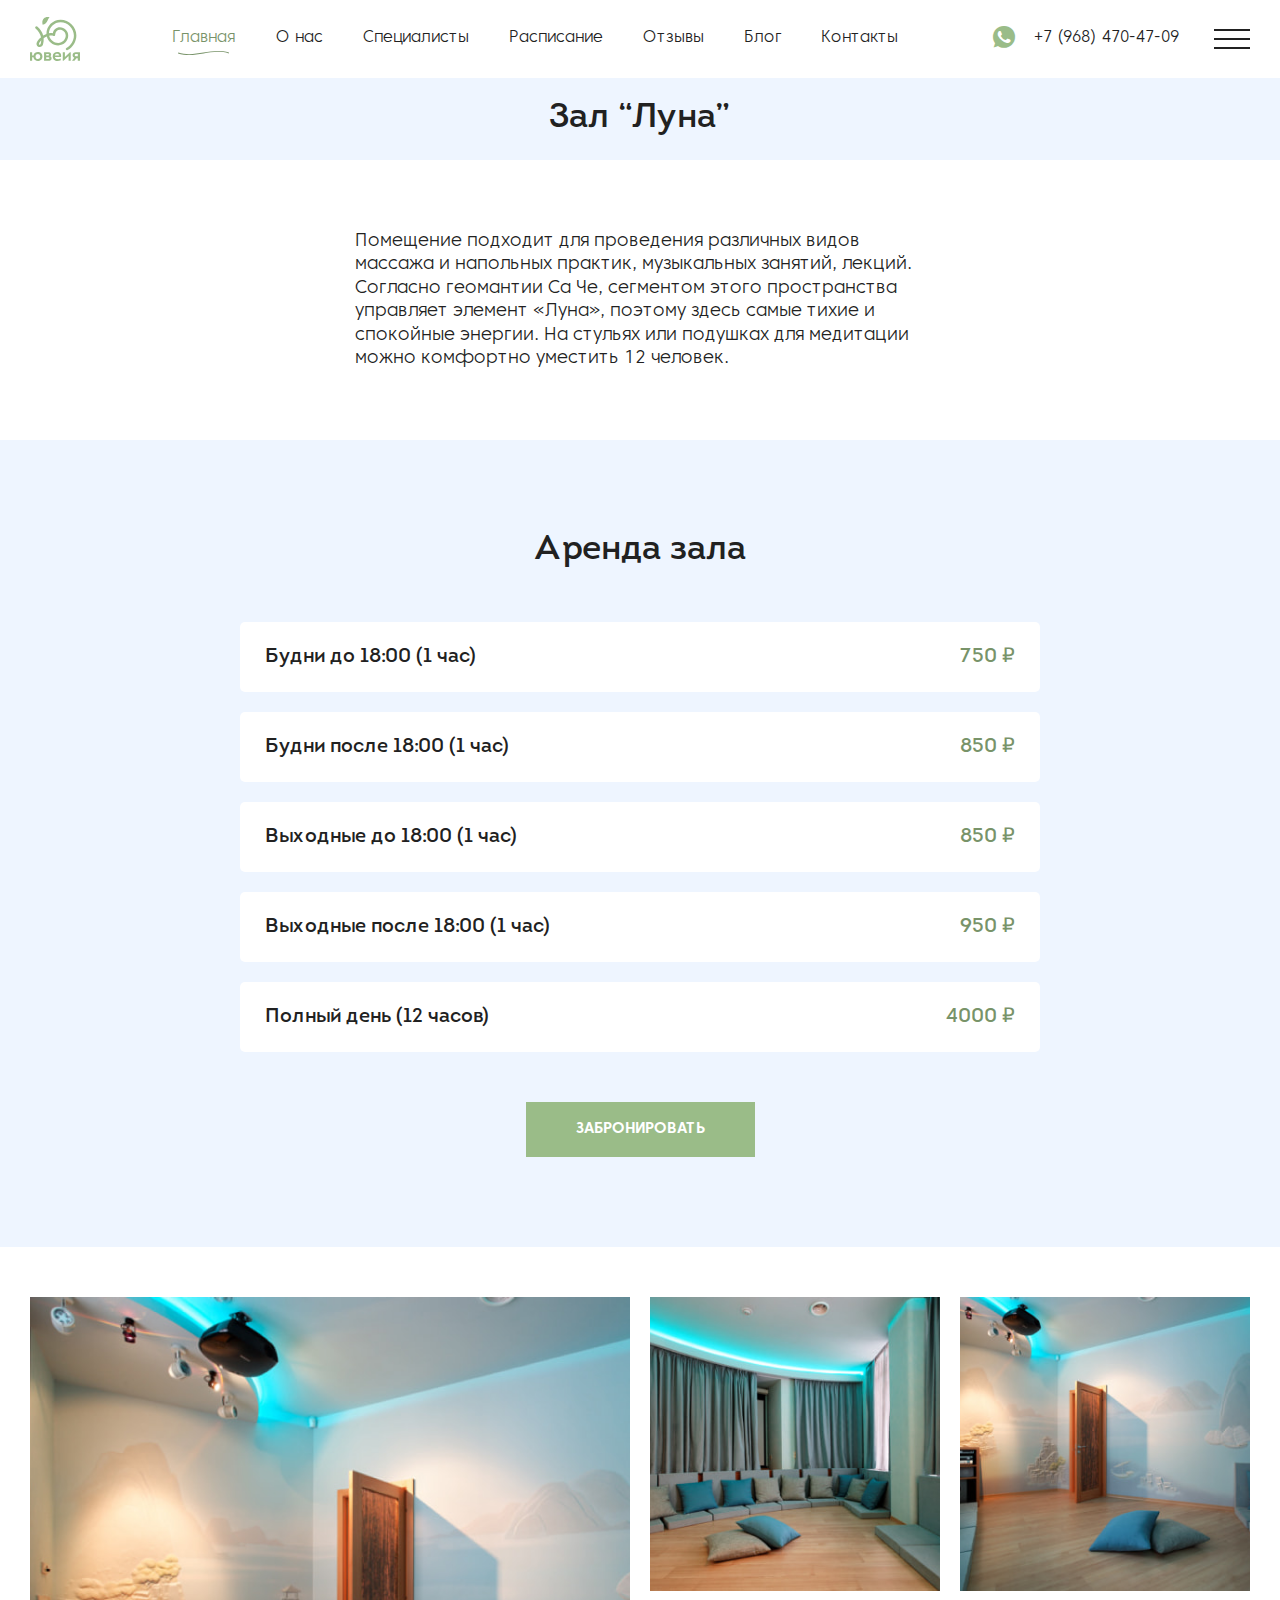
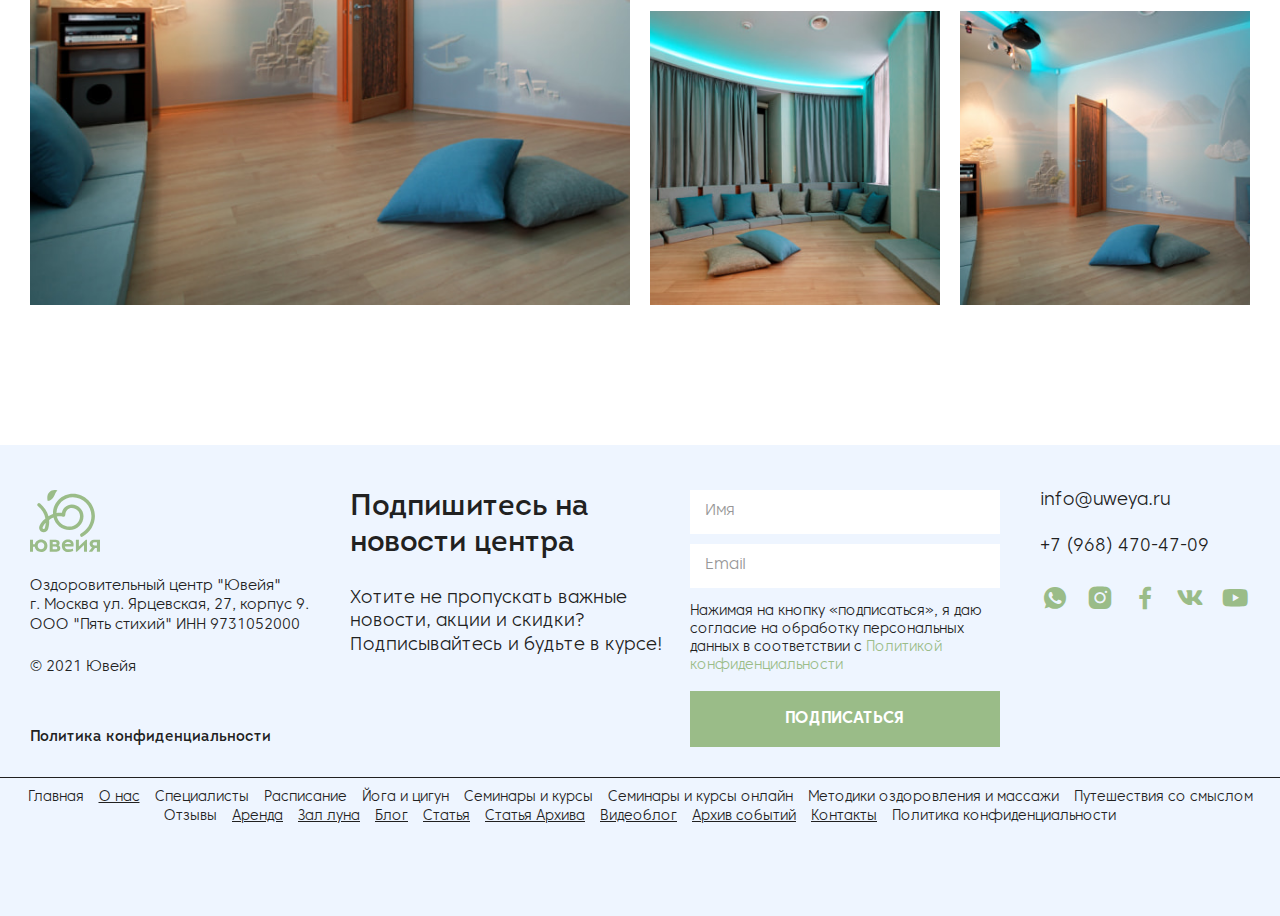
<file: moon-hall.html>
<!DOCTYPE html>
<html lang="ru">

<head>
  <title>Uweya</title>
  <meta charset="utf-8" />
  <meta name="viewport" content="width=device-width, initial-scale=1" />
  <meta name="format-detection" content="telephone=no">
  <link rel="icon" href="favicon.ico">
  <link rel="icon" href="icon.svg" type="image/svg+xml">
  <link rel="apple-touch-icon" href="apple-touch-icon.png">
  <link rel="manifest" href="manifest.webmanifest">
  <link rel="stylesheet" href="css/style.css" />
</head>
<body tabIndex="0">
<header class="header">
  <div class="container">
    <div class="header__body">
      <a href="#home" class="logo header__logo" aria-hidden="true" tabindex="-1">
        <img src="img/logo.svg" class="logo__image" alt="">
      </a>
      <nav class="menubar header__menu" aria-hidden="true">
        <ul class="menubar__list">
          <li class="menubar__item">
            <a href="#!" class="menubar__link text-link menubar__link--active" role="menuitem">Главная</a>
          </li>
          <li class="menubar__item">
            <a href="#!" class="menubar__link text-link" role="menuitem">О нас</a>
          </li>
          <li class="menubar__item">
            <a href="#!" class="menubar__link text-link" role="menuitem">Специалисты</a>
          </li>
          <li class="menubar__item">
            <a href="#!" class="menubar__link text-link" role="menuitem">Расписание</a>
          </li>
          <li class="menubar__item">
            <a href="#!" class="menubar__link text-link" role="menuitem">Отзывы</a>
          </li>
          <li class="menubar__item">
            <a href="#!" class="menubar__link text-link" role="menuitem">Блог</a>
          </li>
          <li class="menubar__item">
            <a href="#!" class="menubar__link text-link" role="menuitem">Контакты</a>
          </li>
        </ul>
      </nav>
      <a href="https://api.whatsapp.com/send?phone=79684704709" class="header__whatsapp">
        <span class="icon-whatsapp" aria-hidden="true"></span>
      </a>
      <a href="tel:+79684704709" class="text-link header__phone">+7 (968) 470-47-09</a>
      <button type="button" class="burger header__burger" id="burger_open" aria-label="menu" aria-controls="navigation">
        <span class="burger__inner"></span>
      </button>
      <div class="side-menu" id="navigation">
        <div class="side-menu__backdrop"></div>
        <div class="side-menu__wrapper">
          <button type="button" class="side-menu__close" id="burger_close" aria-label="close menu">
            <span class="icon-close" aria-hidden="true"></span>
          </button>
          <nav class="menu">
            <ul class="menu__list" role="menubar">
              <li class="menu__item" role="none">
                <a href="#!" class="menu__link text-link menu__link--active" role="menuitem">Главная</a>
              </li>
              <li class="menu__item" role="none">
                <a href="#!" class="menu__link text-link" role="menuitem">О нас</a>
              </li>
              <li class="menu__item" role="none">
                <a href="#!" class="menu__link text-link" role="menuitem">Специалисты</a>
              </li>
              <li class="menu__item" role="none">
                <a href="#!" class="menu__link text-link" role="menuitem">Расписание</a>
              </li>
              <li class="menu__item" role="none">
                <a href="#!" class="menu__link text-link" role="menuitem">Йога и цигун</a>
              </li>
              <li class="menu__item" role="none">
                <a href="#!" class="menu__link text-link" role="menuitem">Семинары и курсы</a>
              </li>
              <li class="menu__item" role="none">
                <a href="#!" class="menu__link text-link" role="menuitem">Семинары и курсы онлайн</a>
              </li>
              <li class="menu__item" role="none">
                <a href="#!" class="menu__link text-link" role="menuitem">Методики оздоровления и массажи</a>
              </li>
              <li class="menu__item" role="none">
                <a href="#!" class="menu__link text-link" role="menuitem">Путешествия со смыслом</a>
              </li>
              <li class="menu__item" role="none">
                <a href="#!" class="menu__link text-link" role="menuitem">Отзывы</a>
              </li>
              <li class="menu__item" role="none">
                <a href="#!" class="menu__link text-link" role="menuitem">Аренда</a>
              </li>
              <li class="menu__item" role="none">
                <a href="#!" class="menu__link text-link" role="menuitem">Блог</a>
              </li>
              <li class="menu__item" role="none">
                <a href="#!" class="menu__link text-link" role="menuitem">Видеоблог</a>
              </li>
              <li class="menu__item" role="none">
                <a href="#!" class="menu__link text-link" role="menuitem">Архив событий</a>
              </li>
              <li class="menu__item" role="none">
                <a href="#!" class="menu__link text-link" role="menuitem">Контакты</a>
              </li>
            </ul>
          </nav>
          <div class="contact">
            <a href="mailto:info@uweya.ru" class="text-link contact__link">info@uweya.ru</a>
            <br>
            <a href="tel:+79684704709" class="text-link contact__link">+7 (968) 470-47-09</a>
            <div class="social contact__social">
              <a href="https://www.instagram.com/uweya_health369/" class="social__link">
                <span class="icon-instagram" aria-hidden="true"></span>
              </a>
              <a href="https://www.facebook.com/centruweya" class="social__link">
                <span class="icon-facebook" aria-hidden="true"></span>
              </a>
              <a href="https://vk.com/centruweya" class="social__link">
                <span class="icon-vk" aria-hidden="true"></span>
              </a>
              <a href="https://www.youtube.com/channel/UCpa2U9KCMdd9GDHrgIxP_yQ/featured" class="social__link">
                <span class="icon-youtube" aria-hidden="true"></span>
              </a>
            </div>
          </div>
        </div>
      </div>
    </div>
  </div>
</header>  <main>
    <section class="hall">
      <h1 class="page-title hall__title">Зал “Луна”</h1>
      <div class="container">
        <div class="hall__info">
          <p class="hall__text">
            Помещение подходит для проведения различных видов массажа и напольных практик, музыкальных занятий, лекций.
            Согласно
            геомантии Са Че, сегментом этого пространства управляет элемент «Луна», поэтому здесь самые тихие и
            спокойные энергии.
            На стульях или подушках для медитации можно комфортно уместить 12 человек.
          </p>
        </div>
      </div>
      <div class="hall__timetable">
        <div class="container">
          <h2 class="hall__subtitle">Аренда зала</h2>
          <ul class="hall__pricelist">
            <li class="hall__price">
              <div class="time">Будни до 18:00 (1 час)</div>
              <div class="price">750 ₽</div>
            </li>
            <li class="hall__price">
              <div class="time">Будни после 18:00 (1 час)</div>
              <div class="price">850 ₽</div>
            </li>
            <li class="hall__price">
              <div class="time">Выходные до 18:00 (1 час)</div>
              <div class="price">850 ₽</div>
            </li>
            <li class="hall__price">
              <div class="time">Выходные после 18:00 (1 час)</div>
              <div class="price">950 ₽</div>
            </li>
            <li class="hall__price">
              <div class="time">Полный день (12 часов)</div>
              <div class="price">4000 ₽</div>
            </li>
          </ul>
          <button type="button" class="btn" data-hystmodal="#book_hall">Забронировать</button>
        </div>
      </div>
      <div class="container">
        <div class="gallery hall__gallery">
          <div class="gallery__main">
            <img src="img/halls/moon-1x.jpg" srcset="img/halls/moon-2x.jpg 2x" alt="" class="fluid-img" loading="lazy"
              draggable="false">
          </div>
          <ul class="gallery__additional">
            <li>
              <img src="img/halls/moon-01-1x.jpg" srcset="img/halls/moon-01-2x.jpg 2x" alt="" class="fluid-img"
                loading="lazy" draggable="false">
            </li>
            <li>
              <img src="img/halls/moon-02-1x.jpg" srcset="img/halls/moon-02-2x.jpg 2x" alt="" class="fluid-img"
                loading="lazy" draggable="false">
            </li>
            <li>
              <img src="img/halls/moon-01-1x.jpg" srcset="img/halls/moon-01-2x.jpg 2x" alt="" class="fluid-img"
                loading="lazy" draggable="false">
            </li>
            <li>
              <img src="img/halls/moon-02-1x.jpg" srcset="img/halls/moon-02-2x.jpg 2x" alt="" class="fluid-img"
                loading="lazy" draggable="false">
            </li>
          </ul>
        </div>
      </div>
    </section>
    <div class="hystmodal popup" id="book_hall" aria-hidden="true">
      <div class="hystmodal__wrap">
        <div class="hystmodal__window" role="dialog" aria-modal="true">
          <button data-hystclose class="hystmodal__close">
            <span class="icon-close" aria-hidden="true"></span>
          </button>
          <div class="popup__image">
            <picture>
              <source srcset="img/halls/popup-sm-1x.webp, img/halls/popup-sm-2x.webp 2x" media="(max-width: 767px)"
                type="image/webp">
              <source srcset="img/halls/popup-sm-1x.jpg, img/halls/popup-sm-2x.jpg 2x" media="(max-width: 767px)"
                type="image/jpeg">
              <source srcset="img/halls/popup-lg-1x.webp, img/halls/popup-lg-2x.webp 2x" type="image/webp">
              <source srcset="img/halls/popup-lg-1x.jpg, img/halls/popup-lg-2x.jpg 2x" type="image/jpeg">
              <img src="img/halls/popup-lg-1x.jpg" srcset="img/halls/popup-lg-2x.jpg 2x" alt="" class="fluid-img"
                draggable="false">
            </picture>
          </div>
          <div class="popup__content">
            <h2 class="popup__title">Бронирование</h2>
            <p class="popup__text">Оставьте ваши контактные данные и мы с вами свяжемся!</p>
            <form action="#!">
              <ul class="popup__form" role="none">
                <li class="popup__input">
                  <label for="book_name" class="screen-reader">Имя</label>
                  <input type="text" id="book_name" name="book_name" placeholder="Имя *" required>
                </li>
                <li class="popup__input">
                  <label for="book_phone" class="screen-reader">Телефон</label>
                  <input type="tel" id="book_phone" name="book_phone" placeholder="Телефон *" required>
                </li>
              </ul>
              <div class="popup__error">Пожалуйста, заполните все обязательные поля</div>
              <button type="submit" class="btn btn--wide popup__btn" data-hystmodal="#book_success">
                Отправить
              </button>
            </form>
          </div>
        </div>
      </div>
    </div>
    <div class="hystmodal popup" id="book_success" aria-hidden="true">
      <div class="hystmodal__wrap">
        <div class="hystmodal__window" role="dialog" aria-modal="true">
          <button data-hystclose class="hystmodal__close">
            <span class="icon-close"></span>
          </button>
          <div class="popup__success">
            <div class="popup__icon">
              <img src="img/icons/icon-success.svg" alt="">
            </div>
            <p class="popup__text">
              Спасибо! <br>
              В ближайшее время с вами свяжется менеджер
            </p>
          </div>
        </div>
      </div>
    </div>
  </main>
<footer class="footer">
  <div class="container">
    <div class="footer__body">
      <div class="details">
        <a href="#home" class="details__logo" aria-hidden="true" tabindex="-1">
          <img src="img/logo.svg" alt="">
        </a>
        <address class="details__address">
          Оздоровительный центр "Ювейя"<br>
          г. Москва ул. Ярцевская, 27, корпус 9.<br>
          ООО "Пять стихий" ИНН 9731052000
        </address>
        <small class="details__copyright">&copy; 2021 Ювейя</small>
        <a href="#policy" class="text-link details__policy">Политика конфиденциальности</a>
      </div>
      <div class="form">
        <div class="message">
          <h2 class="message__title">Подпишитесь на новости центра</h2>
          <p class="message__info">
            Хотите не пропускать важные новости, акции и скидки? Подписывайтесь и будьте в курсе!
          </p>
        </div>
        <form action="#!" class="subscribe">
          <ul class="subscribe__form" role="none">
            <li class="subscribe__input">
              <label for="subscribe_name" class="screen-reader">Имя</label>
              <input type="text" id="subscribe_name" name="subscribe_name" placeholder="Имя" required>
            </li>
            <li class="subscribe__input">
              <label for="subscribe_email" class="screen-reader">Email</label>
              <input type="email" id="subscribe_email" name="subscribe_email" placeholder="Email" required>
            </li>
          </ul>
          <p class="subscribe__policy">
            Нажимая на кнопку «подписаться», я даю согласие на обработку персональных данных в соответствии с
            <a href="#privacy-policy" class="text-link">Политикой конфиденциальности</a>
          </p>
          <button type="submit" class="btn btn--big btn--wide">Подписаться</button>
        </form>
      </div>
      <div class="contact">
        <a href="mailto:info@uweya.ru" class="text-link contact__link">info@uweya.ru</a>
        <br>
        <a href="tel:+79684704709" class="text-link contact__link">+7 (968) 470-47-09</a>
        <div class="social">
          <a href="https://api.whatsapp.com/send?phone=79684704709" class="social__link">
            <span class="icon-whatsapp" aria-hidden="true"></span>
          </a>
          <a href="https://www.instagram.com/uweya_health369/" class="social__link">
            <span class="icon-instagram" aria-hidden="true"></span>
          </a>
          <a href="https://www.facebook.com/centruweya" class="social__link">
            <span class="icon-facebook" aria-hidden="true"></span>
          </a>
          <a href="https://vk.com/centruweya" class="social__link">
            <span class="icon-vk" aria-hidden="true"></span>
          </a>
          <a href="https://www.youtube.com/channel/UCpa2U9KCMdd9GDHrgIxP_yQ/featured" class="social__link">
            <span class="icon-youtube" aria-hidden="true"></span>
          </a>
        </div>
      </div>
    </div>
  </div>
  <div class="temporal-navigation">
    <a href="https://sharaputo.github.io/uweya/">Главная</a>
    <a href="https://sharaputo.github.io/uweya/about.html" class="ready">О нас</a>
    <a href="https://sharaputo.github.io/uweya/experts.html">Специалисты</a>
    <a href="">Расписание</a>
    <a href="">Йога и цигун</a>
    <a href="">Семинары и курсы</a>
    <a href="">Семинары и курсы онлайн</a>
    <a href="">Методики оздоровления и массажи</a>
    <a href="">Путешествия со смыслом</a>
    <a href="">Отзывы</a>
    <a href="https://sharaputo.github.io/uweya/rent.html" class="ready">Аренда</a>
    <a href="https://sharaputo.github.io/uweya/moon-hall.html" class="ready">Зал луна</a>
    <a href="https://sharaputo.github.io/uweya/blog.html" class="ready">Блог</a>
    <a href="https://sharaputo.github.io/uweya/article.html" class="ready">Статья</a>
    <a href="https://sharaputo.github.io/uweya/article-archived.html" class="ready">Статья Архива</a>
    <a href="https://sharaputo.github.io/uweya/video-blog.html" class="ready">Видеоблог</a>
    <a href="https://sharaputo.github.io/uweya/archive.html" class="ready">Архив событий</a>
    <a href="https://sharaputo.github.io/uweya/contacts.html" class="ready">Контакты</a>
    <a href="">Политика конфиденциальности</a>
    <style>
      .temporal-navigation {
        text-align: center;
        padding-top: 10px;
        padding-bottom: 10px;
        border-top: 1px solid #212121;
        margin-top: 30px;
      }

      .temporal-navigation a {
        font-size: 14px;
        color: #212121;
        margin: 0 5px;
      }

      .temporal-navigation a:hover {
        color: #789369;
      }

      .ready {
        text-decoration: underline;
      }
    </style>
  </div>
</footer>  <script src="js/libs/hystmodal.min.js"></script>
<script src="js/libs/bodyScrollLock.min.js"></script>
<script src="js/main.js"></script></body>

</html>
</file>
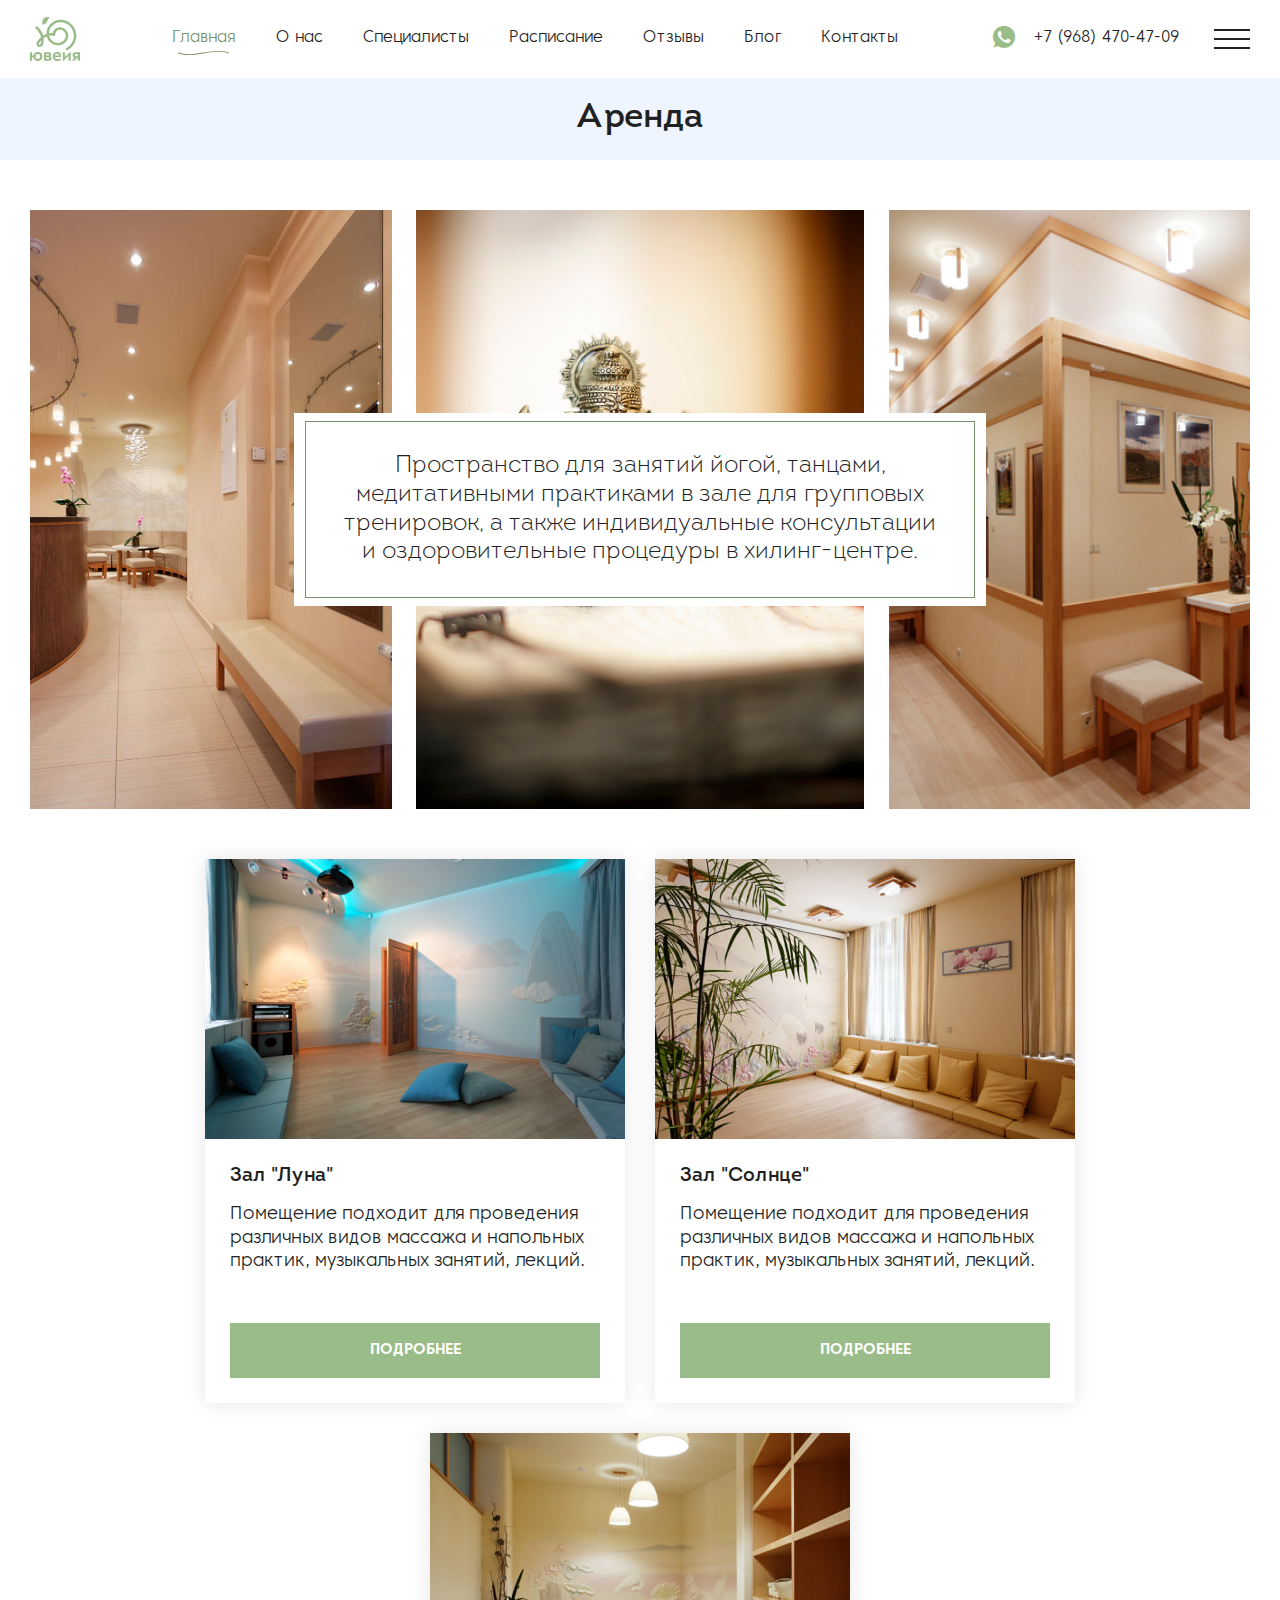
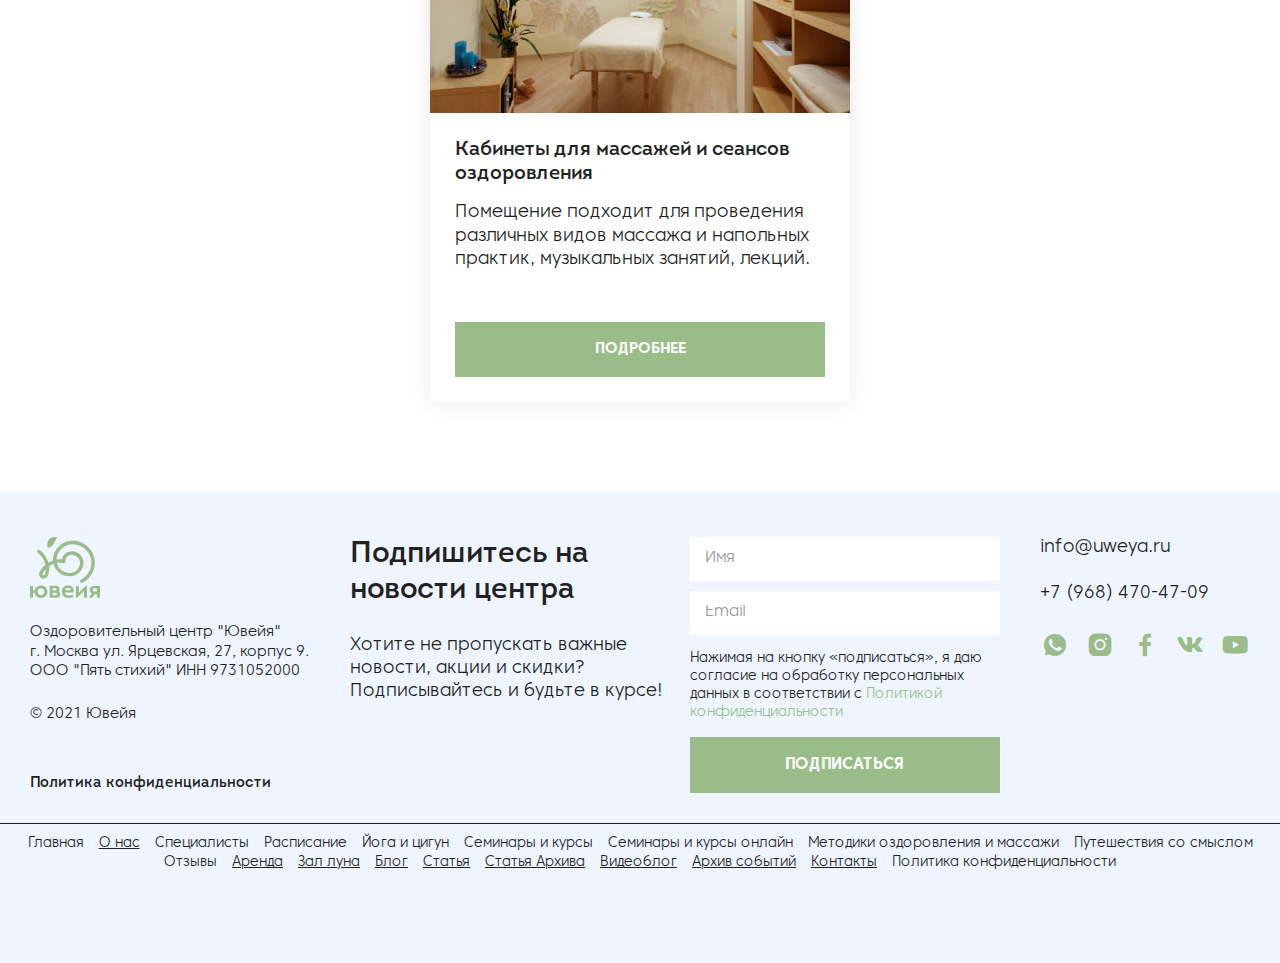
<file: rent.html>
<!DOCTYPE html>
<html lang="ru">

<head>
  <title>Uweya</title>
  <meta charset="utf-8" />
  <meta name="viewport" content="width=device-width, initial-scale=1" />
  <meta name="format-detection" content="telephone=no">
  <link rel="icon" href="favicon.ico">
  <link rel="icon" href="icon.svg" type="image/svg+xml">
  <link rel="apple-touch-icon" href="apple-touch-icon.png">
  <link rel="manifest" href="manifest.webmanifest">
  <link rel="stylesheet" href="css/style.css" />
</head>
<body tabIndex="0">
<header class="header">
  <div class="container">
    <div class="header__body">
      <a href="#home" class="logo header__logo" aria-hidden="true" tabindex="-1">
        <img src="img/logo.svg" class="logo__image" alt="">
      </a>
      <nav class="menubar header__menu" aria-hidden="true">
        <ul class="menubar__list">
          <li class="menubar__item">
            <a href="#!" class="menubar__link text-link menubar__link--active" role="menuitem">Главная</a>
          </li>
          <li class="menubar__item">
            <a href="#!" class="menubar__link text-link" role="menuitem">О нас</a>
          </li>
          <li class="menubar__item">
            <a href="#!" class="menubar__link text-link" role="menuitem">Специалисты</a>
          </li>
          <li class="menubar__item">
            <a href="#!" class="menubar__link text-link" role="menuitem">Расписание</a>
          </li>
          <li class="menubar__item">
            <a href="#!" class="menubar__link text-link" role="menuitem">Отзывы</a>
          </li>
          <li class="menubar__item">
            <a href="#!" class="menubar__link text-link" role="menuitem">Блог</a>
          </li>
          <li class="menubar__item">
            <a href="#!" class="menubar__link text-link" role="menuitem">Контакты</a>
          </li>
        </ul>
      </nav>
      <a href="https://api.whatsapp.com/send?phone=79684704709" class="header__whatsapp">
        <span class="icon-whatsapp" aria-hidden="true"></span>
      </a>
      <a href="tel:+79684704709" class="text-link header__phone">+7 (968) 470-47-09</a>
      <button type="button" class="burger header__burger" id="burger_open" aria-label="menu" aria-controls="navigation">
        <span class="burger__inner"></span>
      </button>
      <div class="side-menu" id="navigation">
        <div class="side-menu__backdrop"></div>
        <div class="side-menu__wrapper">
          <button type="button" class="side-menu__close" id="burger_close" aria-label="close menu">
            <span class="icon-close" aria-hidden="true"></span>
          </button>
          <nav class="menu">
            <ul class="menu__list" role="menubar">
              <li class="menu__item" role="none">
                <a href="#!" class="menu__link text-link menu__link--active" role="menuitem">Главная</a>
              </li>
              <li class="menu__item" role="none">
                <a href="#!" class="menu__link text-link" role="menuitem">О нас</a>
              </li>
              <li class="menu__item" role="none">
                <a href="#!" class="menu__link text-link" role="menuitem">Специалисты</a>
              </li>
              <li class="menu__item" role="none">
                <a href="#!" class="menu__link text-link" role="menuitem">Расписание</a>
              </li>
              <li class="menu__item" role="none">
                <a href="#!" class="menu__link text-link" role="menuitem">Йога и цигун</a>
              </li>
              <li class="menu__item" role="none">
                <a href="#!" class="menu__link text-link" role="menuitem">Семинары и курсы</a>
              </li>
              <li class="menu__item" role="none">
                <a href="#!" class="menu__link text-link" role="menuitem">Семинары и курсы онлайн</a>
              </li>
              <li class="menu__item" role="none">
                <a href="#!" class="menu__link text-link" role="menuitem">Методики оздоровления и массажи</a>
              </li>
              <li class="menu__item" role="none">
                <a href="#!" class="menu__link text-link" role="menuitem">Путешествия со смыслом</a>
              </li>
              <li class="menu__item" role="none">
                <a href="#!" class="menu__link text-link" role="menuitem">Отзывы</a>
              </li>
              <li class="menu__item" role="none">
                <a href="#!" class="menu__link text-link" role="menuitem">Аренда</a>
              </li>
              <li class="menu__item" role="none">
                <a href="#!" class="menu__link text-link" role="menuitem">Блог</a>
              </li>
              <li class="menu__item" role="none">
                <a href="#!" class="menu__link text-link" role="menuitem">Видеоблог</a>
              </li>
              <li class="menu__item" role="none">
                <a href="#!" class="menu__link text-link" role="menuitem">Архив событий</a>
              </li>
              <li class="menu__item" role="none">
                <a href="#!" class="menu__link text-link" role="menuitem">Контакты</a>
              </li>
            </ul>
          </nav>
          <div class="contact">
            <a href="mailto:info@uweya.ru" class="text-link contact__link">info@uweya.ru</a>
            <br>
            <a href="tel:+79684704709" class="text-link contact__link">+7 (968) 470-47-09</a>
            <div class="social contact__social">
              <a href="https://www.instagram.com/uweya_health369/" class="social__link">
                <span class="icon-instagram" aria-hidden="true"></span>
              </a>
              <a href="https://www.facebook.com/centruweya" class="social__link">
                <span class="icon-facebook" aria-hidden="true"></span>
              </a>
              <a href="https://vk.com/centruweya" class="social__link">
                <span class="icon-vk" aria-hidden="true"></span>
              </a>
              <a href="https://www.youtube.com/channel/UCpa2U9KCMdd9GDHrgIxP_yQ/featured" class="social__link">
                <span class="icon-youtube" aria-hidden="true"></span>
              </a>
            </div>
          </div>
        </div>
      </div>
    </div>
  </div>
</header>  <main>
    <section class="rent">
      <h1 class="page-title rent__title">Аренда</h1>
      <div class="container">
        <div class="text-banner rent__hero">
          <div class="text-banner__content">
            <div class="text-banner__info text-banner__info--w670">
              <p class="text-banner__text text-banner__text--big">
                Пространство для занятий йогой, танцами, медитативными практиками в зале для групповых тренировок, а
                также
                индивидуальные консультации и оздоровительные процедуры в хилинг-центре.
              </p>
            </div>
          </div>
        </div>
        <div class="rent__cards">
          <article class="content-card rent__card">
            <a href="#moon-hall" class="content-card__image ibg" aria-hidden="true">
              <img src="img/rent/rent-01-1x.jpg" srcset="img/rent/rent-01-2x.jpg 2x" alt="" loading="lazy"
                draggable="false">
            </a>
            <div class="content-card__info">
              <div class="content-card__title">Зал "Луна"</div>
              <p class="content-card__text">
                Помещение подходит для проведения различных видов массажа и напольных практик, музыкальных занятий,
                лекций.
              </p>
              <a href="#!" class="btn content-card__btn">подробнее</a>
            </div>
          </article>
          <article class="content-card rent__card">
            <a href="#sun-hall" class="content-card__image ibg" aria-hidden="true">
              <img src="img/rent/rent-02-1x.jpg" srcset="img/rent/rent-02-2x.jpg 2x" alt="" loading="lazy"
                draggable="false">
            </a>
            <div class="content-card__info">
              <div class="content-card__title">Зал "Солнце"</div>
              <p class="content-card__text">
                Помещение подходит для проведения различных видов массажа и напольных практик, музыкальных занятий,
                лекций.
              </p>
              <a href="#!" class="btn content-card__btn">подробнее</a>
            </div>
          </article>
          <article class="content-card rent__card">
            <a href="#massage-hall" class="content-card__image ibg" aria-hidden="true">
              <img src="img/rent/rent-03-1x.jpg" srcset="img/rent/rent-03-2x.jpg 2x" alt="" loading="lazy"
                draggable="false">
            </a>
            <div class="content-card__info">
              <div class="content-card__title">Кабинеты для массажей и сеансов оздоровления</div>
              <p class="content-card__text">
                Помещение подходит для проведения различных видов массажа и напольных практик, музыкальных занятий,
                лекций.
              </p>
              <a href="#!" class="btn content-card__btn">подробнее</a>
            </div>
          </article>
        </div>
      </div>
    </section>
  </main>
<footer class="footer">
  <div class="container">
    <div class="footer__body">
      <div class="details">
        <a href="#home" class="details__logo" aria-hidden="true" tabindex="-1">
          <img src="img/logo.svg" alt="">
        </a>
        <address class="details__address">
          Оздоровительный центр "Ювейя"<br>
          г. Москва ул. Ярцевская, 27, корпус 9.<br>
          ООО "Пять стихий" ИНН 9731052000
        </address>
        <small class="details__copyright">&copy; 2021 Ювейя</small>
        <a href="#policy" class="text-link details__policy">Политика конфиденциальности</a>
      </div>
      <div class="form">
        <div class="message">
          <h2 class="message__title">Подпишитесь на новости центра</h2>
          <p class="message__info">
            Хотите не пропускать важные новости, акции и скидки? Подписывайтесь и будьте в курсе!
          </p>
        </div>
        <form action="#!" class="subscribe">
          <ul class="subscribe__form" role="none">
            <li class="subscribe__input">
              <label for="subscribe_name" class="screen-reader">Имя</label>
              <input type="text" id="subscribe_name" name="subscribe_name" placeholder="Имя" required>
            </li>
            <li class="subscribe__input">
              <label for="subscribe_email" class="screen-reader">Email</label>
              <input type="email" id="subscribe_email" name="subscribe_email" placeholder="Email" required>
            </li>
          </ul>
          <p class="subscribe__policy">
            Нажимая на кнопку «подписаться», я даю согласие на обработку персональных данных в соответствии с
            <a href="#privacy-policy" class="text-link">Политикой конфиденциальности</a>
          </p>
          <button type="submit" class="btn btn--big btn--wide">Подписаться</button>
        </form>
      </div>
      <div class="contact">
        <a href="mailto:info@uweya.ru" class="text-link contact__link">info@uweya.ru</a>
        <br>
        <a href="tel:+79684704709" class="text-link contact__link">+7 (968) 470-47-09</a>
        <div class="social">
          <a href="https://api.whatsapp.com/send?phone=79684704709" class="social__link">
            <span class="icon-whatsapp" aria-hidden="true"></span>
          </a>
          <a href="https://www.instagram.com/uweya_health369/" class="social__link">
            <span class="icon-instagram" aria-hidden="true"></span>
          </a>
          <a href="https://www.facebook.com/centruweya" class="social__link">
            <span class="icon-facebook" aria-hidden="true"></span>
          </a>
          <a href="https://vk.com/centruweya" class="social__link">
            <span class="icon-vk" aria-hidden="true"></span>
          </a>
          <a href="https://www.youtube.com/channel/UCpa2U9KCMdd9GDHrgIxP_yQ/featured" class="social__link">
            <span class="icon-youtube" aria-hidden="true"></span>
          </a>
        </div>
      </div>
    </div>
  </div>
  <div class="temporal-navigation">
    <a href="https://sharaputo.github.io/uweya/">Главная</a>
    <a href="https://sharaputo.github.io/uweya/about.html" class="ready">О нас</a>
    <a href="https://sharaputo.github.io/uweya/experts.html">Специалисты</a>
    <a href="">Расписание</a>
    <a href="">Йога и цигун</a>
    <a href="">Семинары и курсы</a>
    <a href="">Семинары и курсы онлайн</a>
    <a href="">Методики оздоровления и массажи</a>
    <a href="">Путешествия со смыслом</a>
    <a href="">Отзывы</a>
    <a href="https://sharaputo.github.io/uweya/rent.html" class="ready">Аренда</a>
    <a href="https://sharaputo.github.io/uweya/moon-hall.html" class="ready">Зал луна</a>
    <a href="https://sharaputo.github.io/uweya/blog.html" class="ready">Блог</a>
    <a href="https://sharaputo.github.io/uweya/article.html" class="ready">Статья</a>
    <a href="https://sharaputo.github.io/uweya/article-archived.html" class="ready">Статья Архива</a>
    <a href="https://sharaputo.github.io/uweya/video-blog.html" class="ready">Видеоблог</a>
    <a href="https://sharaputo.github.io/uweya/archive.html" class="ready">Архив событий</a>
    <a href="https://sharaputo.github.io/uweya/contacts.html" class="ready">Контакты</a>
    <a href="">Политика конфиденциальности</a>
    <style>
      .temporal-navigation {
        text-align: center;
        padding-top: 10px;
        padding-bottom: 10px;
        border-top: 1px solid #212121;
        margin-top: 30px;
      }

      .temporal-navigation a {
        font-size: 14px;
        color: #212121;
        margin: 0 5px;
      }

      .temporal-navigation a:hover {
        color: #789369;
      }

      .ready {
        text-decoration: underline;
      }
    </style>
  </div>
</footer><script src="js/libs/bodyScrollLock.min.js"></script>
<script src="js/main.js"></script></body>

</html>
</file>
<file: css/style.css>
*{padding:0;margin:0;border:0}*,:after,:before{box-sizing:border-box}:active,:focus{outline:none}::-webkit-file-upload-button{font:inherit;-webkit-appearance:button}[role=button]{cursor:pointer}[tabindex='-1']:focus:not(:focus-visible){outline:0!important}[type=number]::-webkit-inner-spin-button,[type=number]::-webkit-outer-spin-button{height:auto}[type=search]{outline-offset:-2px}[type=search]::-webkit-search-decoration{-webkit-appearance:none}a:active,a:focus{outline:none}a,a:hover,a:visited{text-decoration:none}a,button{-webkit-tap-highlight-color:transparent}abbr[data-original-title],abbr[title]{text-decoration:underline;-webkit-text-decoration:underline dotted;text-decoration:underline dotted;cursor:help;border-bottom:0}address{margin-bottom:0;font-style:normal;line-height:inherit}article,aside,figcaption,figure,footer,header,hgroup,main,nav,section{display:block}blockquote{margin:0}button{border-radius:0;background:none;padding:0;margin:0}button:focus{outline:none}button,input,optgroup,select,textarea{margin:0;font-family:inherit;line-height:inherit}button:focus,input:focus,optgroup:focus,select:focus,textarea:focus{outline:none}button,input{overflow:visible}button,select{text-transform:none}button::-moz-focus-inner{padding:0;border:0}[type=button],[type=reset],[type=submit],button{-webkit-appearance:button}[type=button]:not(:disabled),[type=reset]:not(:disabled),[type=submit]:not(:disabled),button:not(:disabled){cursor:pointer}[type=button]::-moz-focus-inner,[type=reset]::-moz-focus-inner,[type=submit]::-moz-focus-inner,button::-moz-focus-inner{padding:0;border-style:none}caption{padding-top:0;padding-bottom:0;color:inherit;text-align:left;caption-side:bottom}dt{font-weight:400}dd{margin-bottom:0;margin-left:0}figure{margin:0}fieldset{min-width:0;padding:0;margin:0;border:0}img{max-width:100%;height:auto;vertical-align:top}img[src$='.svg']{max-width:none;width:100%;height:auto}button,input,select,textarea{background:transparent;border:none;outline:none;padding:0;cursor:pointer}input::-webkit-search-cancel-button{display:none}input,input[type=email],input[type=search],input[type=submit],input[type=tel],input[type=text],textarea{-webkit-appearance:none;appearance:none;border-radius:0}input[type=checkbox],input[type=radio]{box-sizing:border-box;padding:0}h1,h2,h3,h4,h5,h6{margin-top:0;margin-bottom:0}hr{box-sizing:content-box;height:0;overflow:visible}body,html{height:100%;width:100%;-ms-text-size-adjust:100%;-moz-text-size-adjust:100%;-webkit-text-size-adjust:100%}label{display:inline-block;margin-bottom:0;cursor:pointer}legend{display:block;width:100%;max-width:100%;padding:0;margin-bottom:0;line-height:inherit;color:inherit;white-space:normal}dl,ol,ul{margin-top:0;margin-bottom:0}ol ol,ol ul,ul ol,ul ul{margin-bottom:0}p{margin-top:0;margin-bottom:0}pre{margin-top:0;margin-bottom:0;overflow:auto;-ms-overflow-style:scrollbar}code,kbd,pre,samp{font-family:inherit}select{word-wrap:normal}table{border-collapse:collapse}textarea{overflow:auto;resize:none}th{text-align:inherit;text-align:-webkit-match-parent}ul li{list-style:none}sub{bottom:-0.25em}sub,sup{position:relative;line-height:0;vertical-align:baseline}sup{top:-0.5em}@font-face{font-family:'Intro';font-style:normal;font-weight:300;src:local('Intro'),local('Intro-Light'),url('../fonts/intro/Intro-Light.woff2') format('woff2'),url('../fonts/intro/Intro-Light.woff') format('woff');font-display:swap}@font-face{font-family:'Intro';font-style:normal;font-weight:400;src:local('Intro'),local('Intro-Regular'),url('../fonts/intro/Intro-Regular.woff2') format('woff2'),url('../fonts/intro/Intro-Regular.woff') format('woff');font-display:swap}@font-face{font-family:'Intro';font-style:normal;font-weight:700;src:local('Intro'),local('Intro-Bold'),url('../fonts/intro/Intro-Bold.woff2') format('woff2'),url('../fonts/intro/Intro-Bold.woff') format('woff');font-display:swap}@font-face{font-family:'Core Sans C';font-style:normal;font-weight:300;src:local('Core Sans C'),local('CoreSansC-Light'),url('../fonts/core/CoreSansC-Light.woff2') format('woff2'),url('../fonts/core/CoreSansC-Light.woff') format('woff');font-display:swap}@font-face{font-family:'Core Sans C';font-style:normal;font-weight:700;src:local('Core Sans C'),local('CoreSansC-Bold'),url('../fonts/core/CoreSansC-Bold.woff2') format('woff2'),url('../fonts/core/CoreSansC-Bold.woff') format('woff');font-display:swap}@font-face{font-family:'icons';font-display:swap;font-weight:400;font-style:normal;font-display:block;src:url('../fonts/icons/icons.woff2') format('woff2'),url('../fonts/icons/icons.woff') format('woff')}[class*=' icon-'],[class^=icon-]{font-family:'icons'!important;speak:never;font-style:normal;font-weight:400;font-variant:normal;text-transform:none;line-height:1;-webkit-font-smoothing:antialiased;-moz-osx-font-smoothing:grayscale}.icon-arrow:before{content:'\e903'}.icon-calendar:before{content:'\e901'}.icon-close:before{content:'\e906'}.icon-dropdown:before{content:'\e902'}.icon-facebook:before{content:'\e905'}.icon-instagram:before{content:'\e907'}.icon-quote-top:before{content:'\e900'}.icon-search:before{content:'\e904'}.icon-vk:before{content:'\e908'}.icon-whatsapp:before{content:'\e909'}.icon-youtube:before{content:'\e90a'}:root{font-size:10px}body{min-width:320px;min-height:100vh;display:flex;flex-direction:column;font-family:'Core Sans C',Helvetica,'Trebuchet MS',Tahoma,sans-serif;font-size:1.6rem;font-style:normal;font-weight:300;line-height:1.2;word-wrap:break-word;overflow-wrap:break-word;color:#212121;padding-top:78px}h1,h2,h3{font-family:Intro,Helvetica,'Trebuchet MS',Tahoma,sans-serif;font-weight:400;line-height:1.2;color:#212121}.ibg{position:relative}.ibg img{position:absolute;top:0;left:0;width:100%;height:100%;object-fit:cover}.blog-entry{max-width:410px}.blog-entry__image{display:block;height:265px;margin-bottom:25px;overflow:hidden}.blog-entry__image img{transition:transform 0.1s ease-in-out}.blog-entry__image:focus img,.blog-entry__image:hover img{transform:scale(1.05) rotate(1deg)}.blog-entry__date{font-weight:700;line-height:1.3;color:#789369;margin-bottom:20px}.blog-entry__title{font-size:2rem;margin-bottom:15px}.blog-entry__text{margin-bottom:15px}.blog-entry__link{display:inline-flex;align-items:center;color:#789369}.blog-entry__link .label{font-size:1.8rem;line-height:1.3;margin-right:10px}.blog-entry__link .icon-arrow{font-size:0.8rem;transition:transform 0.3s ease-in-out}.blog-entry__link:focus .icon-arrow,.blog-entry__link:hover .icon-arrow{transform:translate3d(10px,0,0)}.btn{display:inline-block;font-family:'Core Sans C',Helvetica,'Trebuchet MS',Tahoma,sans-serif;font-size:1.5rem;line-height:1;font-style:normal;font-weight:700;text-align:center;text-transform:uppercase;white-space:nowrap;color:#ffffff;background-color:#9abc88;padding:20px 50px;transition:background-color 0.3s ease-in-out}.btn:focus,.btn:hover{background-color:#789369}.btn--wide{display:block;width:100%}.btn--big{font-size:1.6rem}.btn--light{opacity:0.66}.container{max-width:1390px;margin:0 auto;width:100%;padding:0 30px}.content-card{display:flex;flex-direction:column;background-color:#ffffff;box-shadow:0px 0px 20px rgba(0,0,0,0.1)}.content-card__image{display:block;height:280px;overflow:hidden}.content-card__image img{transition:transform 0.1s ease-in-out}.content-card__image:focus img,.content-card__image:hover img{transform:scale(1.05) rotate(1deg)}.content-card__image--cropped{height:290px;margin:20px;margin-bottom:0}.content-card__info{flex-grow:1;display:flex;flex-direction:column;padding:25px}.content-card__title{font-family:Intro,Helvetica,'Trebuchet MS',Tahoma,sans-serif;font-size:2rem;font-weight:400;margin-bottom:15px}.content-card__text{font-size:1.8rem;line-height:1.3;margin-bottom:50px}.content-card__btn{margin-top:auto}.fluid-img{width:100%;height:100%;object-fit:cover;object-position:center}.hystmodal{position:fixed;top:0;bottom:0;right:0;left:0;display:flex;flex-flow:column nowrap;justify-content:flex-start;opacity:1;visibility:hidden;pointer-events:none;overflow:hidden;overflow-y:auto;z-index:99}.hystmodal--active{opacity:1}.hystmodal--active .hystmodal__window{transform:scale(1);opacity:1}.hystmodal--active,.hystmodal--moved{visibility:visible;pointer-events:auto}.hystmodal__opened,.hystmodal__shadow{position:fixed;right:0;left:0;overflow:hidden}.hystmodal__shadow{display:block;width:100%;top:0;bottom:0;pointer-events:none;opacity:0;transition:opacity 0.15s 0.1s ease-in-out;background-color:rgba(0,0,0,0.25);-webkit-backdrop-filter:blur(4px);backdrop-filter:blur(4px);z-index:98}.hystmodal__shadow--show{opacity:0.6;pointer-events:auto}.hystmodal__wrap{width:100%;min-height:100%;flex-shrink:0;flex-grow:0;display:flex;flex-flow:column nowrap;align-items:center;justify-content:center;margin:auto}.hystmodal__window{width:auto;max-width:100%;flex-shrink:0;flex-grow:0;display:flex;background-color:#ffffff;opacity:0;margin:50px 15px;transition:transform 0.3s ease-in-out,opacity 0.3s ease-in-out;transform:scale(0.9);overflow:visible}.hystmodal__close{position:absolute;top:25px;right:25px;display:block;font-size:1.6rem;z-index:10}.main-text{font-size:1.8rem;line-height:1.3}.page-title{font-size:3.5rem;text-align:center;background-color:#eef5ff;padding:20px 0}.popup__image{flex-grow:0;flex-shrink:1;flex-basis:50%}.popup__content{flex-grow:0;flex-shrink:1;flex-basis:50%;text-align:center;padding:60px}.popup__title{font-size:2.4rem;margin-bottom:25px}.popup__text{max-width:310px;font-size:1.8rem;line-height:1.3}.popup__text+form{margin-top:20px}.popup__form{text-align:left}.popup__form+.popup__btn{margin-top:20px}.popup__form+.popup__error{margin-top:10px}.popup__input input{width:100%;font-size:1.6rem;font-weight:300;line-height:1.2;color:#212121;background-color:#ffffff;padding:15px;border:1px solid #d6e7cd;transition:border 0.1s ease-in-out}.popup__input input::placeholder{color:#979797;transition:color 0.1s ease-in-out}.popup__input input.error{border-color:#dd3d0b}.popup__input input.error::placeholder{color:#dd3d0b}.popup__input+.popup__input{margin-top:15px}.popup__error{display:none;font-size:1.4rem;line-height:1.3;text-align:left;color:#dd3d0b}.popup__error.active{display:block}.popup__error+.popup__btn{margin-top:20px}.popup__success{text-align:center;padding:60px 80px}.popup__icon{max-width:50px;margin-right:auto;margin-bottom:20px;margin-left:auto}.screen-reader{border:0;clip:rect(0 0 0 0);height:1px;margin:-1px;overflow:hidden;padding:0;position:absolute;white-space:nowrap;width:1px}.search-form{position:relative}.search-form__input{width:205px;font-size:1.6rem;font-weight:400;line-height:1.5;color:#212121;padding-bottom:5px;padding-left:20px;border-bottom:1px solid #212121}.search-form__input::placeholder{line-height:1.5;color:#bbbbbb}.search-form__submit{position:absolute;top:1px;left:0;width:12px}.search-form__submit span{font-size:1.2rem;line-height:1.5;color:#212121}.social__link{display:inline-flex}.social__link+.social__link{margin-left:10px}.social__link span{font-size:3rem;color:#9abc88;transition:color 0.3s ease-in-out}.social__link:focus span,.social__link:hover span{color:#789369}.tags__item{border:1px solid #9abc88}.tags__link{height:100%;display:flex;align-items:center;justify-content:center;font-family:Intro,Helvetica,'Trebuchet MS',Tahoma,sans-serif;font-size:2rem;font-weight:400;text-align:center;color:#212121;background-color:#ffffff;padding:15px 20px;transition:color 0.3s ease-in-out}.tags__link.active{color:#ffffff;background-color:#9abc88;cursor:default}.tags__link:focus:not(.active),.tags__link:hover:not(.active){color:#789369}.text-banner{display:flex;align-items:center;justify-content:center;background-position:center;background-size:cover;background-repeat:no-repeat}.text-banner__content{background-color:#ffffff;padding:8px 11px}.text-banner__info{border:1px solid #789369;padding:30px}.text-banner__info--w520{max-width:520px}.text-banner__info--w640{max-width:640px}.text-banner__info--w670{max-width:670px}.text-banner__text{font-size:1.8rem;line-height:1.3}.text-banner__text+.text-banner__text{margin-top:20px}.text-banner__text--big{font-family:Intro,Helvetica,'Trebuchet MS',Tahoma,sans-serif;font-size:2.4rem;line-height:1.2;text-align:center}.text-link{transition:color 0.1s ease-in-out}.text-link:focus,.text-link:hover{color:#789369!important}.v-blog-entry{background-color:#ffffff;box-shadow:0px 0px 20px rgba(0,0,0,0.1)}.v-blog-entry__info{padding:25px}.v-blog-entry__date{font-weight:700;line-height:1.3;color:#789369;margin-bottom:20px}.v-blog-entry__title{font-size:2rem}.youtube{position:relative;background-color:#000000;padding-top:56.25%;overflow:hidden;cursor:pointer}.youtube:hover .youtube__play{background-color:rgba(221,61,11,0.66)}.youtube img{position:absolute;width:100%;top:-16.82%;left:0;opacity:0.7}.youtube iframe{position:absolute;top:0;left:0;height:100%;width:100%}.youtube__play{position:absolute;top:50%;left:50%;transform:translate3d(-50%,-50%,0);width:90px;height:60px;background-color:#333;box-shadow:0 0 30px rgba(0,0,0,0.6);z-index:1;opacity:0.8;border-radius:6px;transition:background-color 0.3s ease-in-out}.youtube__play:before{position:absolute;top:50%;left:50%;transform:translate3d(-50%,-50%,0);content:'';border-style:solid;border-width:15px 0 15px 26px;border-color:transparent transparent transparent #ffffff}.header{position:fixed;width:100%;top:0;left:0;padding:17px 0;z-index:10}.header:before{content:'';position:absolute;width:100%;height:100%;top:0;left:0;background-color:#ffffff;transition:opacity 0.3s ease-in-out;z-index:-1}.header.active:before{opacity:0.7;-webkit-backdrop-filter:blur(4px);backdrop-filter:blur(4px)}.header__body{position:relative;display:flex;align-items:center;justify-content:space-between}.header__logo{flex:0 0 50px;margin-right:auto}.header__menu{margin-right:auto}.header .menubar__list{display:flex}.header .menubar__item:not(:last-child){margin-right:40px}.header .menubar__link{position:relative;font-weight:400;line-height:1;color:#212121;padding-bottom:10px;transition:color 0.1s ease-in-out;overflow:visible}.header .menubar__link--active{color:#789369;cursor:default}.header .menubar__link--active:after{content:'';position:absolute;bottom:0;left:0;width:100%;height:4px;background-image:url('../img/icons/icon-focus.svg');background-position:50% 50%;background-size:contain;background-repeat:no-repeat}.header__whatsapp{flex-grow:0;flex-shrink:0;flex-basis:30px;margin-right:15px}.header__whatsapp span{font-size:3rem;color:#9abc88;transition:color 0.3s ease-in-out}.header__whatsapp:focus span,.header__whatsapp:hover span{color:#789369}.header__phone{color:#212121;transition:color 0.1s ease-in-out;margin-right:35px}.header .burger{position:relative;flex-grow:0;flex-shrink:0;flex-basis:36px;height:20px}.header .burger__inner{display:block;position:absolute;top:9px;left:0;width:100%;height:2px;background-color:#212121}.header .burger__inner:after,.header .burger__inner:before{display:block;content:'';position:absolute;left:0;width:100%;height:2px;background-color:#212121}.header .burger__inner:before{top:-9px}.header .burger__inner:after{bottom:-9px}.header .side-menu{position:fixed;top:0;right:0;width:100%;height:100%;display:flex;justify-content:flex-end;opacity:0;visibility:hidden;transition:opacity 0.3s ease-in-out,visibility 0.3s ease-in-out;z-index:3}.header .side-menu.active{opacity:1;visibility:visible}.header .side-menu.active .side-menu__backdrop{opacity:1}.header .side-menu.active .side-menu__wrapper{transform:translate3d(0,0,0)}.header .side-menu__close{position:absolute;top:25px;right:50px;padding:5px}.header .side-menu__close span{font-size:20px}.header .side-menu__backdrop{position:fixed;top:0;left:0;width:100%;height:100%;background-color:rgba(0,0,0,0.25);-webkit-backdrop-filter:blur(4px);backdrop-filter:blur(4px);opacity:0;transition:opacity 0.3s ease-in-out;z-index:1}.header .side-menu__wrapper{position:relative;width:455px;height:100%;display:flex;flex-direction:column;background-color:#ffffff;padding-top:85px;padding-right:55px;padding-bottom:65px;padding-left:55px;transform:translate3d(200px,0,0);transition:transform 0.3s ease-in-out;overflow-y:scroll;z-index:2}.header .menu{margin-bottom:30px}.header .menu__item:not(:last-child){margin-bottom:20px}.header .menu__link{font-family:Intro,Helvetica,'Trebuchet MS',Tahoma,sans-serif;font-size:1.6rem;font-weight:400;line-height:1;text-transform:uppercase;color:#212121;transition:color 0.1s ease-in-out}.header .menu__link--active{color:#789369;cursor:default}.header .contact__link{display:inline-block;color:#212121;margin-bottom:15px}.header .contact__socials{margin-left:-6px}.about{font-size:1.8rem;line-height:1.3;padding-bottom:90px}.about img{-webkit-user-select:none;user-select:none}.about__title{margin-bottom:50px}.about__hero{background-image:url('../img/about/hero.jpg');padding:214px 15px;margin-bottom:50px}.about__desc{max-width:570px;margin-right:auto;margin-left:auto}.about__desc+.about__desc{margin-top:20px}.about__interior{display:flex;margin-top:50px;margin-bottom:50px}.about__interior li{flex-grow:1;flex-shrink:1;flex-basis:30%}.about__interior li+li{margin-left:35px}.about__hall{display:flex;align-items:center;justify-content:space-between;margin-bottom:50px}.about__hall .image{flex-grow:0;flex-shrink:1;flex-basis:660px;margin-right:30px}.about__hall .info{flex-grow:0;flex-shrink:0;flex-basis:570px}.about__hall .text:not(:last-child){margin-bottom:20px}.about__banner{background-image:url('../img/about/banner.jpg');padding:117px 15px;margin-bottom:50px}.about__founder{display:flex;align-items:center;justify-content:space-between}.about__founder .subtitle{font-size:3.5rem;margin-bottom:25px}.about__founder .image{flex-grow:0;flex-shrink:1;flex-basis:660px}.about__founder .info{flex-grow:0;flex-shrink:0;flex-basis:570px;margin-right:30px}.about__founder .text:not(:last-child){margin-bottom:20px}.archive__header{max-width:820px;display:flex;align-items:flex-end;justify-content:space-between;margin-bottom:50px}.archive__search{margin-right:20px}.archive__tags{display:flex}.article{padding-top:10px;max-width:85ch;padding-right:15px;padding-bottom:90px;padding-left:15px;margin-right:auto;margin-left:auto}.article__date{font-weight:700;line-height:1.3;color:#789369;margin-bottom:30px}.article h1{font-size:3.5rem;margin-top:30px;margin-bottom:15px}.article h2{font-size:2rem;margin-top:20px}.article h3{font-size:1.8rem;margin-top:15px}.article>p{font-size:1.8rem;line-height:1.3;margin-top:20px}.article h2+p{margin-top:10px}.article>img{width:100%;margin-top:20px}.article ol,.article ul{font-size:1.8rem;line-height:1.3;margin-top:10px}.article ul li{list-style-type:disc;list-style-position:inside}.article ul li::marker{font-size:2rem;color:#789369}.article ol li{list-style-type:decimal;list-style-position:inside}.article blockquote{position:relative;padding:20px 30px;margin-top:20px}.article blockquote:after,.article blockquote:before{content:'\e900';position:absolute;font-family:'icons';font-size:1.8rem;color:#789369}.article blockquote:before{top:0;left:0}.article blockquote:after{right:0;bottom:0;transform:rotate(180deg)}.blog{padding-bottom:90px}.blog__title{margin-bottom:35px}.blog__search{margin-bottom:50px}.blog__cards{display:grid;grid-template-columns:repeat(auto-fill,minmax(380px,-webkit-max-content));grid-template-columns:repeat(auto-fill,minmax(380px,max-content));justify-content:center;justify-items:center;column-gap:50px;row-gap:90px}.blog__cards+.blog__more{margin-top:50px}.blog__more{text-align:center}.contacts{padding-bottom:90px}.contacts__title{margin-bottom:50px}.contacts__content{display:flex;align-items:flex-start}.contacts__map{position:relative;flex-grow:0;flex-shrink:1;flex-basis:700px;overflow:hidden;margin-right:50px}.contacts__map iframe{width:100%;height:450px}.contacts__info{flex-shrink:0}.contacts__subtitle{font-size:2rem;margin-bottom:10px}.contacts__address{margin-bottom:20px}.contacts__schedule{margin-bottom:20px}.contacts__link{display:inline-block;color:#212121;margin-bottom:10px}.contacts__code{margin-bottom:20px}.contacts__email{margin-bottom:20px}.experts{padding-bottom:90px}.experts__title{margin-bottom:50px}.experts__tags{display:flex;justify-content:center;margin-bottom:50px}.experts__tags li{max-width:295px}.experts__cards{display:grid;grid-template-columns:repeat(auto-fill,315px);justify-content:center;justify-items:center;column-gap:23px;row-gap:50px}.experts__card{width:100%}.gallery{padding-bottom:90px}.gallery__title{margin-bottom:50px}.gallery__photos{display:grid;grid-template-columns:repeat(auto-fill,minmax(420px,-webkit-max-content));grid-template-columns:repeat(auto-fill,minmax(420px,max-content));justify-content:center;justify-items:center;column-gap:30px;row-gap:40px}.gallery__photo{box-shadow:0px 0px 20px rgba(0,0,0,0.1)}.gallery__photo:focus figcaption,.gallery__photo:hover figcaption{color:#789369}.gallery__photo figcaption{font-family:Intro,Helvetica,'Trebuchet MS',Tahoma,sans-serif;font-size:2rem;font-weight:400;color:#212121;padding:25px;transition:color 0.3s ease-in-out}.hall{padding-bottom:50px}.hall__info{background-color:#ffffff;padding:70px 0}.hall__text{max-width:570px;font-size:1.8rem;line-height:1.3;margin-right:auto;margin-left:auto}.hall__timetable{text-align:center;background-color:#eef5ff;padding:90px 0}.hall__subtitle{font-size:3.5rem;margin-bottom:50px}.hall__pricelist{max-width:800px;margin-bottom:50px;margin-right:auto;margin-left:auto}.hall__price{display:flex;justify-content:space-between;font-family:Intro,Helvetica,'Trebuchet MS',Tahoma,sans-serif;font-size:2rem;font-weight:400;line-height:1;background-color:#ffffff;padding:25px;border-radius:5px}.hall__price+.hall__price{margin-top:20px}.hall__price .price{color:#789369}.hall__gallery{display:flex;padding-top:50px}.hall .gallery__main{flex-grow:0;flex-shrink:1;flex-basis:50%;margin-right:20px}.hall .gallery__additional{flex-grow:1;flex-shrink:1;flex-basis:50%;display:grid;grid-template-columns:1fr 1fr;gap:20px}.rent{padding-bottom:90px}.rent__title{margin-bottom:50px}.rent__hero{background-image:url('../img/rent/hero.jpg');padding:203px 15px;margin-bottom:50px}.rent__cards{display:flex;flex-wrap:wrap;justify-content:center;margin:-15px}.rent__card{flex-grow:0;flex-shrink:1;flex-basis:420px;margin:15px}.route{padding-bottom:90px}.route__title{font-size:3.5rem;margin-bottom:50px}.route__subtitle{font-size:2rem;margin-bottom:10px}.route__text{max-width:700px}.route__text+.route__subtitle{margin-top:20px}.v-blog__cards{display:grid;grid-template-columns:repeat(auto-fill,minmax(420px,-webkit-max-content));grid-template-columns:repeat(auto-fill,minmax(420px,max-content));justify-content:center;justify-items:center;column-gap:30px;row-gap:50px;margin-bottom:50px}.v-blog__more{text-align:center}.footer{background-color:#eef5ff;padding-top:45px;padding-bottom:80px;margin-top:auto}.footer__body{display:flex;justify-content:space-between}.footer .details{flex-grow:0;flex-shrink:0;flex-basis:auto;display:flex;flex-direction:column;margin-right:20px}.footer .details__logo{max-width:70px;width:100%;margin-bottom:25px}.footer .details__address{font-size:1.5rem;line-height:1.3;margin-bottom:25px}.footer .details__copyright{display:block;font-size:1.5rem;line-height:1;margin-bottom:25px}.footer .details__policy{font-family:Intro,Helvetica,'Trebuchet MS',Tahoma,sans-serif;font-size:1.5rem;font-weight:400;color:#212121;margin-top:auto}.footer .form{flex-grow:0;flex-shrink:1;flex-basis:650px;display:flex}.footer .message{flex-grow:0;flex-shrink:1;flex-basis:320px;margin-right:20px}.footer .message__title{font-size:3rem;margin-bottom:25px}.footer .message__info{font-size:1.8rem;line-height:1.3}.footer .subscribe{flex-grow:0;flex-shrink:1;flex-basis:310px}.footer .subscribe__form{margin-bottom:15px}.footer .subscribe__input input{width:100%;height:44px;font-size:1.6rem;font-weight:300;line-height:1.25;background-color:#ffffff;padding:15px}.footer .subscribe__input input::placeholder{line-height:1.25;color:#979797}.footer .subscribe__policy{font-size:1.4rem;line-height:1.3;margin-bottom:15px}.footer .subscribe__policy .text-link{color:#9abc88}.footer .subscribe__input+.subscribe__input{margin-top:10px}.footer .contact{flex-grow:0;flex-shrink:0;flex-basis:auto;margin-left:20px}.footer .contact__link{display:inline-block;font-size:1.8rem;color:#212121;margin-bottom:25px}@media only screen and (max-width:1200px){.experts__tags{flex-wrap:wrap}.footer__body{max-width:650px;flex-wrap:wrap;justify-content:center;margin-right:auto;margin-left:auto}.footer .details{flex-shrink:1;flex-basis:320px;order:2}.footer .form{flex-basis:100%;justify-content:center;order:1;margin-bottom:35px}.footer .contact{flex-shrink:1;align-self:center;order:3;margin-right:auto;margin-left:0}.header__whatsapp{margin-right:35px}.header__phone{display:none}}@media only screen and (min-width:1441px){:root{font-size:11px}}@media only screen and (max-width:1023px){.about__desc{max-width:650px}.about__hall{flex-direction:column-reverse;justify-content:center;align-items:center}.about__hall .image{max-width:650px;flex-basis:auto;margin-right:0;margin-top:30px}.about__hall .info{max-width:650px;flex-basis:auto}.about__founder{flex-direction:column-reverse;justify-content:center;align-items:center}.about__founder .image{max-width:650px;flex-basis:auto;margin-bottom:30px}.about__founder .info{max-width:650px;flex-basis:auto;margin-right:0}.blog__more{display:none}.header__menu{display:none}.header__whatsapp{margin-right:15px}.header__phone{display:block;margin-right:auto}.contacts__map{margin-right:30px}.popup__content{padding:25px 20px}}@media only screen and (max-width:767px){.about__hero{padding:64px 15px}.about__interior{display:block;text-align:center}.about__interior li+li{margin-top:10px;margin-left:0}.about__banner{padding:35px 15px;margin-bottom:25px}.blog__cards{row-gap:50px}.contacts__content{flex-direction:column;align-items:center}.contacts__map{width:100%;flex-basis:100%;margin-right:0;margin-bottom:25px}.contacts__map iframe{height:350px}.container{padding:0 15px}.experts__tags{display:block}.experts__tags li{max-width:100%}.experts__tags li+li{margin-top:10px}.experts__card{max-width:315px}.hall__gallery{display:block}.hall .gallery__main{margin-right:0;margin-bottom:20px}.hystmodal__window{display:block}}@media only screen and (max-width:600px){.about{font-size:1.6rem;padding-bottom:40px}.about__title{margin-bottom:30px}.about__hero{margin-bottom:25px}.about__desc+.about__desc{margin-top:15px}.about__interior{margin-top:25px;margin-bottom:25px}.about__interior li{width:100%}.about__hall{margin-bottom:25px}.about__hall .image{margin-top:20px}.about__hall .text:not(:last-child){margin-bottom:15px}.about__founder .subtitle{font-size:2rem;margin-bottom:20px}.about__founder .text:not(:last-child){margin-bottom:15px}.archive__header{flex-direction:column;align-items:flex-start;margin-bottom:25px}.archive__search{margin-right:0;margin-bottom:25px}.article{padding-top:15px;padding-bottom:40px}.article__date{margin-bottom:15px}.article h1{font-size:2rem;margin-top:25px}.article h2{font-size:1.8rem;margin-top:15px}.article h3{font-size:1.6rem;margin-top:10px}.article>p{font-size:1.6rem;margin-top:10px}.article>img{margin-top:15px}.article ol,.article ul{font-size:1.6rem}.article blockquote{padding:15px 20px;margin-top:15px}.article blockquote:after,.article blockquote:before{font-size:1.4rem}.blog{padding-bottom:40px}.blog__title{margin-bottom:30px}.blog__search{margin-bottom:25px}.blog__cards{grid-template-columns:1fr;row-gap:30px}.blog-entry__image{height:200px;margin-bottom:15px}.blog-entry__title{font-size:1.8rem;margin-bottom:10px}.blog-entry__text{margin-bottom:10px}.blog-entry__link .label{font-size:1.6rem}.contacts{padding-bottom:40px}.contacts__title{margin-bottom:30px}.contacts__content{align-items:flex-start}.contacts__map iframe{height:200px}.contacts__subtitle{font-size:1.8rem;margin-bottom:5px}.contacts__address{margin-bottom:15px}.contacts__link{margin-bottom:5px}.contacts__schedule{margin-bottom:15px}.contacts__code{margin-bottom:15px}.contacts__email{margin-bottom:15px}.content-card__image--cropped{height:270px;margin:15px;margin-bottom:0}.content-card__info{padding:15px}.content-card__title{font-size:1.8rem;margin-bottom:10px}.content-card__text{font-size:1.6rem;margin-bottom:15px}.experts{padding-bottom:40px}.experts__title{margin-bottom:20px}.experts__tags{margin-bottom:20px}.experts__cards{grid-template-columns:1fr;row-gap:20px}.footer{padding-top:40px;padding-bottom:110px}.footer .details{order:1;text-align:center;margin-right:0;margin-bottom:35px}.footer .details__logo{margin-right:auto;margin-bottom:20px;margin-left:auto}.footer .details__address{margin-bottom:20px}.footer .details__copyright{margin-bottom:20px}.footer .form{flex-wrap:wrap;justify-content:center}.footer .message{text-align:center;margin-right:0;margin-bottom:20px}.footer .message__title{font-size:2rem;margin-bottom:20px}.footer .message__info{font-size:1.6rem}.footer .subscribe{flex-basis:320px;max-width:320px}.footer .contact{flex-basis:320px;text-align:center;margin-right:0}.footer .contact__link{font-size:1.6rem;margin-bottom:20px}.footer .contact__socials{justify-content:center}.gallery{margin-bottom:40px}.gallery__title{margin-bottom:20px}.gallery__photos{row-gap:20px}.gallery__photo figcaption{font-size:1.8rem;padding:15px}.hall{padding-bottom:30px}.hall__info{padding:30px 0}.hall__text{font-size:1.6rem}.hall__timetable{padding:30px 0}.hall__subtitle{font-size:2rem;margin-bottom:20px}.hall__pricelist{margin-bottom:20px}.hall__price{display:block;font-size:1.8rem;text-align:left;padding:15px}.hall__price+.hall__price{margin-top:10px}.hall__price .time{margin-bottom:20px}.hall__gallery{padding-top:30px}.hall .gallery__main{margin-bottom:10px}.hall .gallery__additional{grid-template-columns:1fr;gap:10px}.header__logo{margin-right:0}.header__whatsapp{margin-right:0}.header__whatsapp span{font-size:4rem}.header__phone{display:none}.header .side-menu__close{top:22px;right:15px}.header .side-menu__backdrop{display:none}.header .side-menu__wrapper{width:100%;align-items:center;text-align:center;padding:90px 20px}.header .menu{margin-bottom:40px}.header .menu__link{font-size:1.4rem}.hystmodal__window{margin:0 15px}.hystmodal__close{top:15px;right:15px}.main-text{font-size:1.6rem}.page-title{font-size:2rem;padding:15px 0}.popup__title{font-size:2rem;margin-bottom:20px}.popup__text{font-size:1.6rem}.popup__text+form{margin-top:15px}.popup__form+.popup__btn{margin-top:15px}.popup__success{padding:35px 25px}.rent{padding-bottom:40px}.rent__title{margin-bottom:30px}.rent__hero{padding:30px 15px;margin-bottom:25px}.route{padding-bottom:40px}.route__title{font-size:2rem;margin-bottom:15px}.route__subtitle{font-size:1.8rem;margin-bottom:5px}.route__text+.route__subtitle{margin-top:15px}.tags__link{font-size:1.8rem}.text-banner__content{padding:7px}.text-banner__info{padding:8px}.text-banner__text{font-size:1.6rem}.text-banner__text+.text-banner__text{margin-top:15px}.text-banner__text--big{font-size:1.8rem}.v-blog__cards{grid-template-columns:1fr;row-gap:30px;margin-bottom:30px}.v-blog-entry__info{padding:15px}.v-blog-entry__date{margin-bottom:5px}.v-blog-entry__title{font-size:1.8rem}}
</file>
